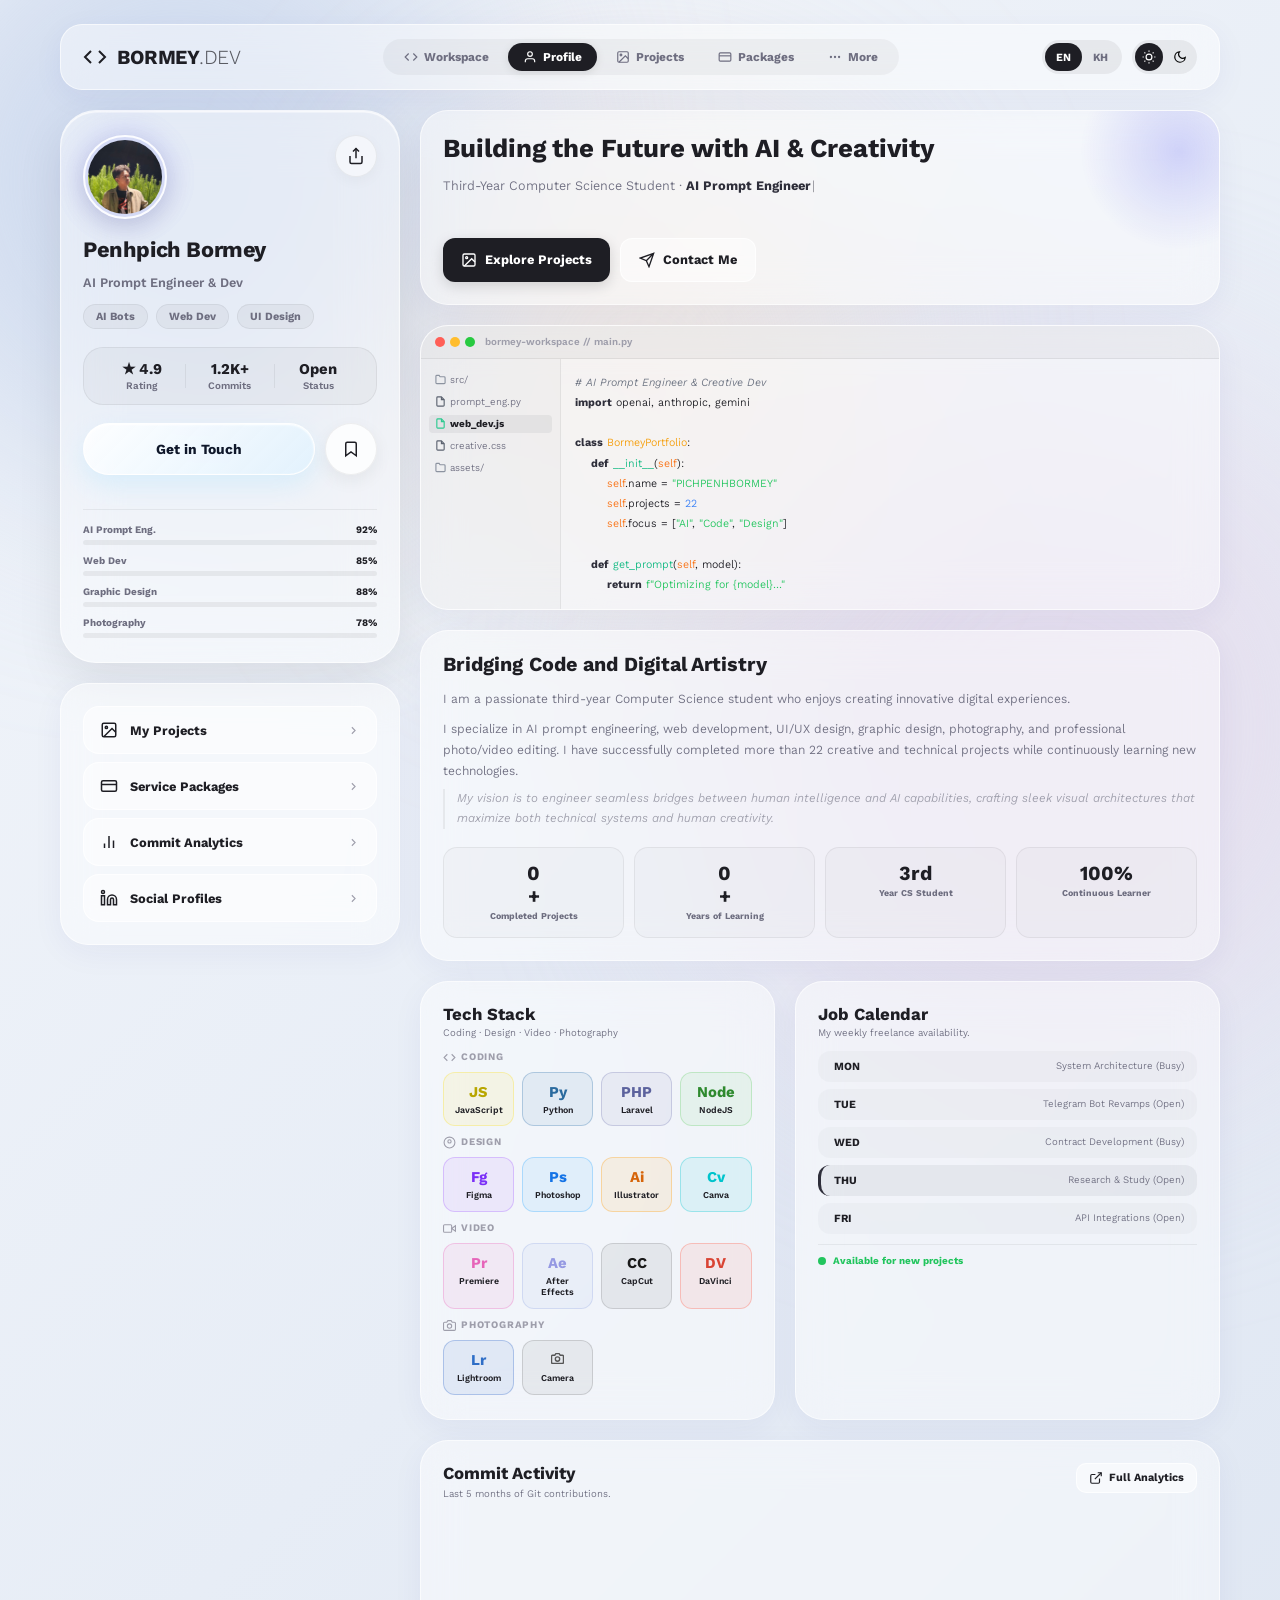
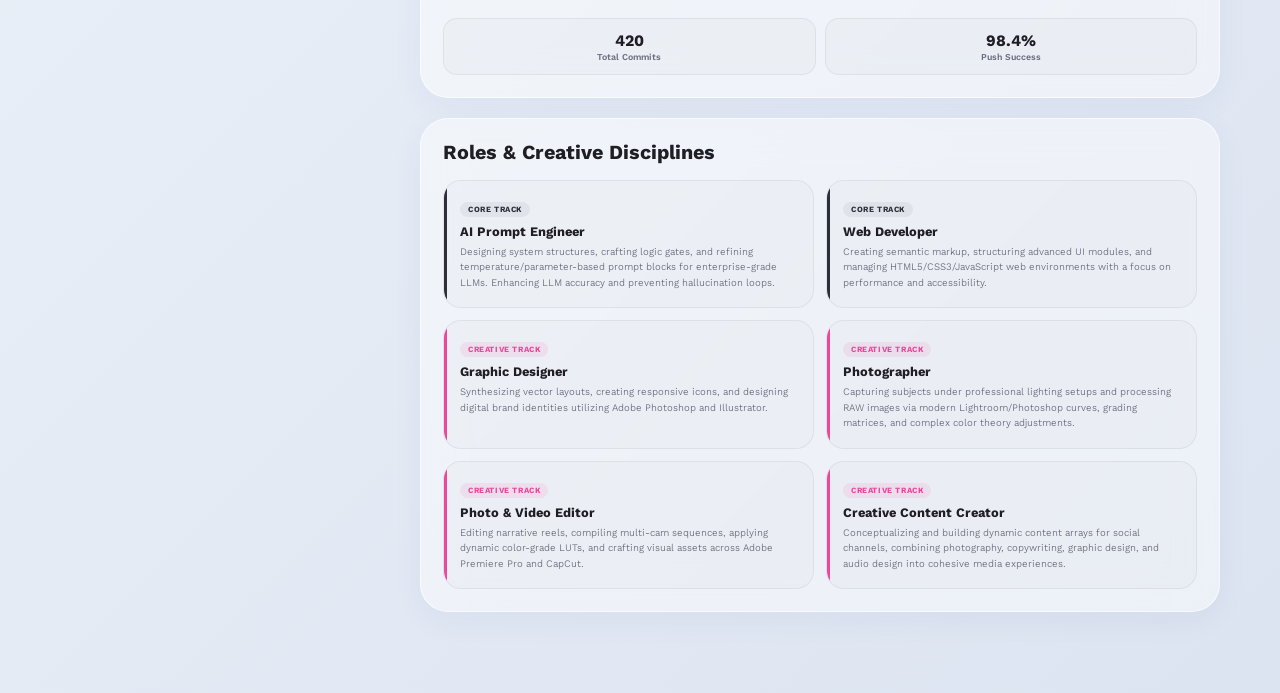
<file: index.html>
<!DOCTYPE html>
<html lang="en">
<head>
    <meta charset="UTF-8">
    <meta name="viewport" content="width=device-width, initial-scale=1.0, viewport-fit=cover">
    <meta name="description" content="Penhpich Bormey — AI Prompt Engineer, Web Developer, Graphic Designer, Photographer &amp; Creative Content Creator based in Cambodia.">
    <meta name="keywords" content="Bormey, Developer, Portfolio, AI, Cambodia, Web Developer, Graphic Designer">
    <meta property="og:title" content="BORMEY.DEV — Portfolio">
    <meta property="og:description" content="AI Prompt Engineer · Web Developer · Creative Content Creator">
    <title>BORMEY.DEV — Penhpich Bormey Portfolio</title>
    <link rel="preconnect" href="https://fonts.googleapis.com">
    <link rel="preconnect" href="https://fonts.gstatic.com" crossorigin>
    <link href="https://fonts.googleapis.com/css2?family=Kantumruy+Pro:ital,wght@0,300..700;1,300..700&family=Playfair+Display:ital,wght@0,400..900;1,400..900&family=Sora:wght@100..800&display=swap" rel="stylesheet">
    <link rel="stylesheet" href="style.css?v=4.5">
</head>
<body class="theme-light-glass">

    <!-- Particle Canvas -->
    <canvas id="particle-canvas"></canvas>

    <!-- Decorative Orbs -->
    <div class="decor-orb orb-1"></div>
    <div class="decor-orb orb-2"></div>
    <div class="decor-orb orb-3"></div>

    <div class="app-container">

        <!-- ══════════════════════════════════
             HEADER
        ══════════════════════════════════ -->
        <header class="app-header">
            <div class="brand">
                <svg class="brand-logo" viewBox="0 0 24 24" fill="none" stroke="currentColor" stroke-width="2">
                    <polyline points="16 18 22 12 16 6"/><polyline points="8 6 2 12 8 18"/>
                </svg>
                <h1>BORMEY<span>.DEV</span></h1>
            </div>
            
            <!-- Desktop Top Navigation -->
            <nav class="desktop-nav">
                <button class="desk-nav-btn active-tab" id="desk-nav-workspace" data-tab="workspace">
                    <svg viewBox="0 0 24 24" fill="none" stroke="currentColor" stroke-width="2" width="14" height="14"><polyline points="16 18 22 12 16 6"/><polyline points="8 6 2 12 8 18"/></svg>
                    <span id="dt-txt-workspace">Workspace</span>
                </button>
                <button class="desk-nav-btn" id="desk-nav-profile" data-tab="profile">
                    <svg viewBox="0 0 24 24" fill="none" stroke="currentColor" stroke-width="2" width="14" height="14"><path d="M20 21v-2a4 4 0 0 0-4-4H8a4 4 0 0 0-4 4v2"/><circle cx="12" cy="7" r="4"/></svg>
                    <span id="dt-txt-profile">Profile</span>
                </button>
                <button class="desk-nav-btn" id="desk-nav-projects" data-tab="projects">
                    <svg viewBox="0 0 24 24" fill="none" stroke="currentColor" stroke-width="2" width="14" height="14"><rect x="3" y="3" width="18" height="18" rx="2"/><circle cx="8.5" cy="8.5" r="1.5"/><polyline points="21 15 16 10 5 21"/></svg>
                    <span id="dt-txt-projects">Projects</span>
                </button>
                <button class="desk-nav-btn" id="desk-nav-packages" data-tab="packages">
                    <svg viewBox="0 0 24 24" fill="none" stroke="currentColor" stroke-width="2" width="14" height="14"><rect x="2" y="5" width="20" height="14" rx="2"/><line x1="2" y1="10" x2="22" y2="10"/></svg>
                    <span id="dt-txt-packages">Packages</span>
                </button>
                <button class="desk-nav-btn" id="desk-nav-more" data-tab="more">
                    <svg viewBox="0 0 24 24" fill="none" stroke="currentColor" stroke-width="2" width="14" height="14"><circle cx="12" cy="12" r="1"/><circle cx="19" cy="12" r="1"/><circle cx="5" cy="12" r="1"/></svg>
                    <span id="dt-txt-more">More</span>
                </button>
            </nav>

            <div class="controls-group">
                <div class="lang-switcher">
                    <button class="lang-btn active" data-lang="en" id="lang-en">EN</button>
                    <button class="lang-btn" data-lang="kh" id="lang-kh">KH</button>
                </div>
                <div class="theme-switchers">
                    <button class="theme-btn active" data-theme="light-glass" title="Light" id="theme-light">
                        <svg viewBox="0 0 24 24" fill="none" stroke="currentColor" stroke-width="2" width="14" height="14"><circle cx="12" cy="12" r="5"/><line x1="12" y1="1" x2="12" y2="3"/><line x1="12" y1="21" x2="12" y2="23"/><line x1="4.22" y1="4.22" x2="5.64" y2="5.64"/><line x1="18.36" y1="18.36" x2="19.78" y2="19.78"/><line x1="1" y1="12" x2="3" y2="12"/><line x1="21" y1="12" x2="23" y2="12"/><line x1="4.22" y1="19.78" x2="5.64" y2="18.36"/><line x1="18.36" y1="5.64" x2="19.78" y2="4.22"/></svg>
                    </button>
                    <button class="theme-btn" data-theme="dark-glass" title="Dark" id="theme-dark">
                        <svg viewBox="0 0 24 24" fill="none" stroke="currentColor" stroke-width="2" width="14" height="14"><path d="M21 12.79A9 9 0 1 1 11.21 3 7 7 0 0 0 21 12.79z"/></svg>
                    </button>
                </div>
            </div>
        </header>

        <!-- ══════════════════════════════════
             DASHBOARD LAYOUT
        ══════════════════════════════════ -->
        <div class="dashboard-layout">

            <!-- ═══ LEFT / PROFILE COLUMN ═══ -->
            <aside class="dashboard-column sidebar-column active-col" id="col-sidebar">

                <!-- Profile Card (Pinterest Frosted Glass Design) -->
                <div class="glass-card profile-info-card">
                    <!-- Top Action Header -->
                    <div class="profile-card-top-bar">
                        <div class="avatar-ring">
                            <div class="avatar-glow"></div>
                            <img class="profile-avatar-img" src="assets/avatar.png" alt="Penhpich Bormey" onerror="this.style.display='none';this.nextElementSibling.style.display='flex'">
                            <div class="avatar-fallback" style="display:none">
                                <svg viewBox="0 0 24 24" fill="none" stroke="currentColor" stroke-width="1.5" width="40" height="40"><path d="M20 21v-2a4 4 0 0 0-4-4H8a4 4 0 0 0-4 4v2"/><circle cx="12" cy="7" r="4"/></svg>
                            </div>
                        </div>
                        <div class="profile-top-actions">
                            <button class="icon-round-btn" id="btn-share-profile" title="Share Profile">
                                <svg viewBox="0 0 24 24" fill="none" stroke="currentColor" stroke-width="2" width="18" height="18"><path d="M4 12v8a2 2 0 0 0 2 2h12a2 2 0 0 0 2-2v-8"/><polyline points="16 6 12 2 8 6"/><line x1="12" y1="2" x2="12" y2="15"/></svg>
                            </button>
                        </div>
                    </div>

                    <!-- Profile Meta -->
                    <div class="profile-card-body">
                        <h2 class="profile-card-name">Penhpich Bormey</h2>
                        <p class="profile-card-role" id="txt-card-role">AI Prompt Engineer &amp; Dev</p>
                        
                        <!-- Pill Tags -->
                        <div class="profile-card-tags">
                            <span class="card-pill-tag">AI Bots</span>
                            <span class="card-pill-tag">Web Dev</span>
                            <span class="card-pill-tag">UI Design</span>
                        </div>

                        <!-- Stats Row with vertical dividers -->
                        <div class="profile-card-stats">
                            <div class="card-stat-item">
                                <span class="card-stat-val">★ 4.9</span>
                                <span class="card-stat-lbl">Rating</span>
                            </div>
                            <div class="card-stat-divider"></div>
                            <div class="card-stat-item">
                                <span class="card-stat-val">1.2K+</span>
                                <span class="card-stat-lbl">Commits</span>
                            </div>
                            <div class="card-stat-divider"></div>
                            <div class="card-stat-item">
                                <span class="card-stat-val">Open</span>
                                <span class="card-stat-lbl">Status</span>
                            </div>
                        </div>

                        <!-- CTA Bar -->
                        <div class="profile-card-cta-bar">
                            <button class="watch-full-profile-btn" id="btn-watch-profile">
                                <span id="txt-watch-profile">Get in Touch</span>
                            </button>
                            <button class="bookmark-icon-btn" id="btn-bookmark-profile" title="Save Profile">
                                <svg viewBox="0 0 24 24" fill="none" stroke="currentColor" stroke-width="2" width="18" height="18"><path d="M19 21l-7-5-7 5V5a2 2 0 0 1 2-2h10a2 2 0 0 1 2 2z"/></svg>
                            </button>
                        </div>
                    </div>

                    <!-- Skill Bars -->
                    <div class="skill-bars-section">
                        <div class="skill-bar-item">
                            <div class="skill-bar-label"><span>AI Prompt Eng.</span><span class="skill-pct">92%</span></div>
                            <div class="skill-bar-track"><div class="skill-bar-fill" data-pct="92" style="--pct:92%"></div></div>
                        </div>
                        <div class="skill-bar-item">
                            <div class="skill-bar-label"><span>Web Dev</span><span class="skill-pct">85%</span></div>
                            <div class="skill-bar-track"><div class="skill-bar-fill" data-pct="85" style="--pct:85%"></div></div>
                        </div>
                        <div class="skill-bar-item">
                            <div class="skill-bar-label"><span>Graphic Design</span><span class="skill-pct">88%</span></div>
                            <div class="skill-bar-track"><div class="skill-bar-fill" data-pct="88" style="--pct:88%"></div></div>
                        </div>
                        <div class="skill-bar-item">
                            <div class="skill-bar-label"><span>Photography</span><span class="skill-pct">78%</span></div>
                            <div class="skill-bar-track"><div class="skill-bar-fill" data-pct="78" style="--pct:78%"></div></div>
                        </div>
                    </div>
                </div>

                <!-- Menu Card -->
                <div class="glass-card menu-card">
                    <div class="menu-list">
                        <button class="menu-item" id="menu-photos">
                            <div class="menu-icon-label">
                                <svg class="menu-icon" viewBox="0 0 24 24" fill="none" stroke="currentColor" stroke-width="2">
                                    <rect x="3" y="3" width="18" height="18" rx="2"/>
                                    <circle cx="8.5" cy="8.5" r="1.5"/>
                                    <polyline points="21 15 16 10 5 21"/>
                                </svg>
                                <span id="menu-txt-photos">My Projects</span>
                            </div>
                            <svg class="arrow-right-sub" viewBox="0 0 24 24" fill="none" stroke="currentColor" stroke-width="2"><polyline points="9 18 15 12 9 6"/></svg>
                        </button>
                        <button class="menu-item" id="menu-credits">
                            <div class="menu-icon-label">
                                <svg class="menu-icon" viewBox="0 0 24 24" fill="none" stroke="currentColor" stroke-width="2">
                                    <rect x="2" y="5" width="20" height="14" rx="2"/>
                                    <line x1="2" y1="10" x2="22" y2="10"/>
                                </svg>
                                <span id="menu-txt-credits">Service Packages</span>
                            </div>
                            <svg class="arrow-right-sub" viewBox="0 0 24 24" fill="none" stroke="currentColor" stroke-width="2"><polyline points="9 18 15 12 9 6"/></svg>
                        </button>
                        <button class="menu-item" id="menu-stats">
                            <div class="menu-icon-label">
                                <svg class="menu-icon" viewBox="0 0 24 24" fill="none" stroke="currentColor" stroke-width="2">
                                    <line x1="18" y1="20" x2="18" y2="10"/>
                                    <line x1="12" y1="20" x2="12" y2="4"/>
                                    <line x1="6" y1="20" x2="6" y2="14"/>
                                </svg>
                                <span id="menu-txt-stats">Commit Analytics</span>
                            </div>
                            <svg class="arrow-right-sub" viewBox="0 0 24 24" fill="none" stroke="currentColor" stroke-width="2"><polyline points="9 18 15 12 9 6"/></svg>
                        </button>
                        <button class="menu-item" id="menu-settings">
                            <div class="menu-icon-label">
                                <svg class="menu-icon" viewBox="0 0 24 24" fill="none" stroke="currentColor" stroke-width="2">
                                    <path d="M16 8a6 6 0 0 1 6 6v7h-4v-7a2 2 0 0 0-2-2 2 2 0 0 0-2 2v7h-4v-7a6 6 0 0 1 6-6z"/>
                                    <rect x="2" y="9" width="4" height="12"/>
                                    <circle cx="4" cy="4" r="2"/>
                                </svg>
                                <span id="menu-txt-settings">Social Profiles</span>
                            </div>
                            <svg class="arrow-right-sub" viewBox="0 0 24 24" fill="none" stroke="currentColor" stroke-width="2"><polyline points="9 18 15 12 9 6"/></svg>
                        </button>
                    </div>
                </div>

            </aside>

            <!-- ═══ RIGHT / WORKSPACE COLUMN ═══ -->
            <main class="dashboard-column workspace-column" id="col-workspace">

                <!-- Hero Intro Card -->
                <div class="glass-card hero-intro-card">
                    <h2 class="serif" id="hero-title">Building the Future with AI &amp; Creativity</h2>
                    <p id="hero-sub">Third-Year Computer Science Student · <span id="typed-role" class="typed-text"></span><span class="typed-cursor">|</span></p>
                    <div class="hero-actions">
                        <button class="hero-btn-primary" id="btn-hero-projects">
                            <svg viewBox="0 0 24 24" fill="none" stroke="currentColor" stroke-width="2" width="16" height="16"><rect x="3" y="3" width="18" height="18" rx="2"/><circle cx="8.5" cy="8.5" r="1.5"/><polyline points="21 15 16 10 5 21"/></svg>
                            <span id="btn-hero-projects-label">Explore Projects</span>
                        </button>
                        <button class="hero-btn-secondary" id="btn-hero-contact">
                            <svg viewBox="0 0 24 24" fill="none" stroke="currentColor" stroke-width="2" width="16" height="16"><path d="M22 2L11 13M22 2l-7 20-4-9-9-4 20-7z"/></svg>
                            <span id="btn-hero-contact-label">Contact Me</span>
                        </button>
                    </div>
                </div>

                <!-- Code Editor Mockup Card -->
                <div class="glass-card code-mockup-card">
                    <div class="code-editor-header">
                        <div class="code-editor-dots">
                            <span class="dot-red"></span>
                            <span class="dot-yellow"></span>
                            <span class="dot-green"></span>
                        </div>
                        <div class="code-editor-title">bormey-workspace // main.py</div>
                    </div>
                    <div class="code-editor-body">
                        <div class="code-editor-sidebar">
                            <div class="sidebar-folder">
                                <svg viewBox="0 0 24 24" fill="none" stroke="currentColor" stroke-width="2.5" width="11" height="11" style="margin-right:4px;vertical-align:middle;color:#8c93a0"><path d="M22 19a2 2 0 0 1-2 2H4a2 2 0 0 1-2-2V5a2 2 0 0 1 2-2h5l2 3h9a2 2 0 0 1 2 2z"/></svg>src/
                            </div>
                            <div class="sidebar-file">
                                <svg viewBox="0 0 24 24" fill="none" stroke="currentColor" stroke-width="2.5" width="11" height="11" style="margin-right:4px;vertical-align:middle;color:#5c6370"><path d="M14 2H6a2 2 0 0 0-2 2v16a2 2 0 0 0 2 2h12a2 2 0 0 0 2-2V8z"/><polyline points="14 2 14 8 20 8"/></svg>prompt_eng.py
                            </div>
                            <div class="sidebar-file active">
                                <svg viewBox="0 0 24 24" fill="none" stroke="currentColor" stroke-width="2.5" width="11" height="11" style="margin-right:4px;vertical-align:middle;color:#2cc98f"><path d="M14 2H6a2 2 0 0 0-2 2v16a2 2 0 0 0 2 2h12a2 2 0 0 0 2-2V8z"/><polyline points="14 2 14 8 20 8"/></svg>web_dev.js
                            </div>
                            <div class="sidebar-file">
                                <svg viewBox="0 0 24 24" fill="none" stroke="currentColor" stroke-width="2.5" width="11" height="11" style="margin-right:4px;vertical-align:middle;color:#5c6370"><path d="M14 2H6a2 2 0 0 0-2 2v16a2 2 0 0 0 2 2h12a2 2 0 0 0 2-2V8z"/><polyline points="14 2 14 8 20 8"/></svg>creative.css
                            </div>
                            <div class="sidebar-folder">
                                <svg viewBox="0 0 24 24" fill="none" stroke="currentColor" stroke-width="2.5" width="11" height="11" style="margin-right:4px;vertical-align:middle;color:#8c93a0"><path d="M22 19a2 2 0 0 1-2 2H4a2 2 0 0 1-2-2V5a2 2 0 0 1 2-2h5l2 3h9a2 2 0 0 1 2 2z"/></svg>assets/
                            </div>
                        </div>
                        <div class="code-editor-content">
                            <pre><code><span class="code-comment"># AI Prompt Engineer &amp; Creative Dev</span>
<span class="code-keyword">import</span> openai, anthropic, gemini

<span class="code-keyword">class</span> <span class="code-class">BormeyPortfolio</span>:
    <span class="code-keyword">def</span> <span class="code-func">__init__</span>(<span class="code-params">self</span>):
        <span class="code-params">self</span>.name = <span class="code-string">"PICHPENHBORMEY"</span>
        <span class="code-params">self</span>.projects = <span class="code-number">22</span>
        <span class="code-params">self</span>.focus = [<span class="code-string">"AI"</span>, <span class="code-string">"Code"</span>, <span class="code-string">"Design"</span>]

    <span class="code-keyword">def</span> <span class="code-func">get_prompt</span>(<span class="code-params">self</span>, model):
        <span class="code-keyword">return</span> <span class="code-string">f"Optimizing for {model}..."</span></code></pre>
                        </div>
                    </div>
                </div>

                <!-- About Me & Stats Card -->
                <div class="glass-card about-stats-card">
                    <h3 class="serif" id="about-title">Bridging Code and Digital Artistry</h3>
                    <div class="about-desc-wrap">
                        <p class="about-p" id="about-p1">I am a passionate third-year Computer Science student who enjoys creating innovative digital experiences.</p>
                        <p class="about-p" id="about-p2">I specialize in AI prompt engineering, web development, UI/UX design, graphic design, photography, and professional photo/video editing. I have successfully completed more than 22 creative and technical projects while continuously learning new technologies.</p>
                        <p class="about-vision" id="about-vision">My vision is to engineer seamless bridges between human intelligence and AI capabilities, crafting sleek visual architectures that maximize both technical systems and human creativity.</p>
                    </div>
                    <div class="about-stats-grid">
                        <div class="about-stat-item">
                            <span class="about-stat-num counter" data-target="22">0</span><span class="about-stat-num">+</span>
                            <span class="about-stat-label" id="stat-projects-lbl">Completed Projects</span>
                        </div>
                        <div class="about-stat-item">
                            <span class="about-stat-num counter" data-target="3">0</span><span class="about-stat-num">+</span>
                            <span class="about-stat-label" id="stat-learning-lbl">Years of Learning</span>
                        </div>
                        <div class="about-stat-item">
                            <span class="about-stat-num">3rd</span>
                            <span class="about-stat-label" id="stat-student-lbl">Year CS Student</span>
                        </div>
                        <div class="about-stat-item">
                            <span class="about-stat-num">100%</span>
                            <span class="about-stat-label" id="stat-learner-lbl">Continuous Learner</span>
                        </div>
                    </div>
                </div>

                <!-- Bento Grid: Tech Stack + Calendar -->
                <div class="bento-grid-workspace">
                    <div class="glass-card tech-stack-card">
                        <h3 class="bento-card-title serif" id="grid-txt-4-title">Tech Stack</h3>
                        <p class="bento-card-sub" id="grid-txt-4-sub">Coding · Design · Video · Photography</p>

                        <!-- Coding -->
                        <div class="tech-category-label" id="tech-cat-coding">
                            <svg viewBox="0 0 24 24" fill="none" stroke="currentColor" stroke-width="2" width="13" height="13" style="vertical-align:middle;margin-right:5px"><polyline points="16 18 22 12 16 6"/><polyline points="8 6 2 12 8 18"/></svg>Coding
                        </div>
                        <div class="tech-grid-display">
                            <div class="tech-item color-js"><span class="badge">JS</span><span class="label">JavaScript</span></div>
                            <div class="tech-item color-py"><span class="badge">Py</span><span class="label">Python</span></div>
                            <div class="tech-item color-php"><span class="badge">PHP</span><span class="label">Laravel</span></div>
                            <div class="tech-item color-node"><span class="badge">Node</span><span class="label">NodeJS</span></div>
                        </div>

                        <!-- Design -->
                        <div class="tech-category-label" id="tech-cat-design">
                            <svg viewBox="0 0 24 24" fill="none" stroke="currentColor" stroke-width="2" width="13" height="13" style="vertical-align:middle;margin-right:5px"><circle cx="12" cy="12" r="10"/><circle cx="12" cy="10" r="3"/></svg>Design
                        </div>
                        <div class="tech-grid-display">
                            <div class="tech-item color-figma"><span class="badge">Fg</span><span class="label">Figma</span></div>
                            <div class="tech-item color-ps"><span class="badge">Ps</span><span class="label">Photoshop</span></div>
                            <div class="tech-item color-ai"><span class="badge">Ai</span><span class="label">Illustrator</span></div>
                            <div class="tech-item color-canva"><span class="badge">Cv</span><span class="label">Canva</span></div>
                        </div>

                        <!-- Video -->
                        <div class="tech-category-label" id="tech-cat-video">
                            <svg viewBox="0 0 24 24" fill="none" stroke="currentColor" stroke-width="2" width="13" height="13" style="vertical-align:middle;margin-right:5px"><polygon points="23 7 16 12 23 17 23 7"/><rect x="1" y="5" width="15" height="14" rx="2"/></svg>Video
                        </div>
                        <div class="tech-grid-display">
                            <div class="tech-item color-pr"><span class="badge">Pr</span><span class="label">Premiere</span></div>
                            <div class="tech-item color-ae"><span class="badge">Ae</span><span class="label">After Effects</span></div>
                            <div class="tech-item color-capcut"><span class="badge">CC</span><span class="label">CapCut</span></div>
                            <div class="tech-item color-dv"><span class="badge">DV</span><span class="label">DaVinci</span></div>
                        </div>

                        <!-- Photography -->
                        <div class="tech-category-label" id="tech-cat-photo">
                            <svg viewBox="0 0 24 24" fill="none" stroke="currentColor" stroke-width="2" width="13" height="13" style="vertical-align:middle;margin-right:5px"><path d="M23 19a2 2 0 0 1-2 2H3a2 2 0 0 1-2-2V8a2 2 0 0 1 2-2h4l2-3h6l2 3h4a2 2 0 0 1 2 2z"/><circle cx="12" cy="13" r="4"/></svg>Photography
                        </div>
                        <div class="tech-grid-display">
                            <div class="tech-item color-lr"><span class="badge">Lr</span><span class="label">Lightroom</span></div>
                            <div class="tech-item color-cam">
                                <span class="badge"><svg viewBox="0 0 24 24" fill="none" stroke="currentColor" stroke-width="2.5" width="13" height="13"><path d="M23 19a2 2 0 0 1-2 2H3a2 2 0 0 1-2-2V8a2 2 0 0 1 2-2h4l2-3h6l2 3h4a2 2 0 0 1 2 2z"/><circle cx="12" cy="13" r="4"/></svg></span>
                                <span class="label">Camera</span>
                            </div>
                        </div>
                    </div>

                    <div class="glass-card availability-calendar-card">
                        <h3 class="bento-card-title serif" id="grid-txt-3-title">Job Calendar</h3>
                        <p class="bento-card-sub" id="grid-txt-3-sub">My weekly freelance availability.</p>
                        <div class="planner-calendar">
                            <div class="planner-day"><span class="day-name" id="day-lbl-mon">Mon</span><span class="day-outfit" id="day-val-mon">System Architecture (Busy)</span></div>
                            <div class="planner-day"><span class="day-name" id="day-lbl-tue">Tue</span><span class="day-outfit" id="day-val-tue">Telegram Bot Revamps (Open)</span></div>
                            <div class="planner-day"><span class="day-name" id="day-lbl-wed">Wed</span><span class="day-outfit" id="day-val-wed">Contract Development (Busy)</span></div>
                            <div class="planner-day active"><span class="day-name" id="day-lbl-thu">Thu</span><span class="day-outfit" id="day-val-thu">Research &amp; Study (Open)</span></div>
                            <div class="planner-day"><span class="day-name" id="day-lbl-fri">Fri</span><span class="day-outfit" id="day-val-fri">API Integrations (Open)</span></div>
                        </div>
                        <!-- Availability indicator -->
                        <div class="avail-indicator">
                            <span class="avail-dot"></span>
                            <span class="avail-text" id="avail-text">Available for new projects</span>
                        </div>
                    </div>
                </div>

                <!-- Commit Activity Mini Card -->
                <div class="glass-card commit-mini-card">
                    <div class="commit-mini-header">
                        <div>
                            <h3 class="bento-card-title serif" id="commit-mini-title">Commit Activity</h3>
                            <p class="bento-card-sub" id="commit-mini-sub">Last 5 months of Git contributions.</p>
                        </div>
                        <button class="view-full-btn" id="btn-view-commits">
                            <svg viewBox="0 0 24 24" fill="none" stroke="currentColor" stroke-width="2" width="14" height="14"><path d="M18 13v6a2 2 0 0 1-2 2H5a2 2 0 0 1-2-2V8a2 2 0 0 1 2-2h6"/><polyline points="15 3 21 3 21 9"/><line x1="10" y1="14" x2="21" y2="3"/></svg>
                            <span id="btn-full-analytics-label">Full Analytics</span>
                        </button>
                    </div>
                    <div class="heatmap-mini-wrapper">
                        <div class="heatmap-cells mini-heatmap-cells" id="mini-heatmap-cells">
                            <!-- generated by JS -->
                        </div>
                    </div>
                    <div class="commit-stats-summary">
                        <div class="c-stat-item">
                            <span class="c-stat-num">420</span>
                            <span class="c-stat-lbl" id="lbl-total-commits">Total Commits</span>
                        </div>
                        <div class="c-stat-item">
                            <span class="c-stat-num">98.4%</span>
                            <span class="c-stat-lbl" id="lbl-success-rate">Push Success</span>
                        </div>
                    </div>
                </div>

                <!-- Roles & Creative Disciplines Card -->
                <div class="glass-card journey-card">
                    <h3 class="serif" id="journey-title">Roles &amp; Creative Disciplines</h3>
                    <div class="journey-grid">
                        <div class="journey-item-card core-track">
                            <div class="track-badge" id="badge-core-1">Core Track</div>
                            <h4 id="role1-title">AI Prompt Engineer</h4>
                            <p id="role1-desc">Designing system structures, crafting logic gates, and refining temperature/parameter-based prompt blocks for enterprise-grade LLMs. Enhancing LLM accuracy and preventing hallucination loops.</p>
                        </div>
                        <div class="journey-item-card core-track">
                            <div class="track-badge" id="badge-core-2">Core Track</div>
                            <h4 id="role2-title">Web Developer</h4>
                            <p id="role2-desc">Creating semantic markup, structuring advanced UI modules, and managing HTML5/CSS3/JavaScript web environments with a focus on performance and accessibility.</p>
                        </div>
                        <div class="journey-item-card creative-track">
                            <div class="track-badge" id="badge-creative-1">Creative Track</div>
                            <h4 id="role3-title">Graphic Designer</h4>
                            <p id="role3-desc">Synthesizing vector layouts, creating responsive icons, and designing digital brand identities utilizing Adobe Photoshop and Illustrator.</p>
                        </div>
                        <div class="journey-item-card creative-track">
                            <div class="track-badge" id="badge-creative-2">Creative Track</div>
                            <h4 id="role4-title">Photographer</h4>
                            <p id="role4-desc">Capturing subjects under professional lighting setups and processing RAW images via modern Lightroom/Photoshop curves, grading matrices, and complex color theory adjustments.</p>
                        </div>
                        <div class="journey-item-card creative-track">
                            <div class="track-badge" id="badge-creative-3">Creative Track</div>
                            <h4 id="role5-title">Photo &amp; Video Editor</h4>
                            <p id="role5-desc">Editing narrative reels, compiling multi-cam sequences, applying dynamic color-grade LUTs, and crafting visual assets across Adobe Premiere Pro and CapCut.</p>
                        </div>
                        <div class="journey-item-card creative-track">
                            <div class="track-badge" id="badge-creative-4">Creative Track</div>
                            <h4 id="role6-title">Creative Content Creator</h4>
                            <p id="role6-desc">Conceptualizing and building dynamic content arrays for social channels, combining photography, copywriting, graphic design, and audio design into cohesive media experiences.</p>
                        </div>
                    </div>
                </div>

            </main>
        </div>
        <!-- END .dashboard-layout -->

    </div>
    <!-- END .app-container -->


    <!-- ════════════════════════════════════════
         MODAL OVERLAYS
    ════════════════════════════════════════ -->

    <!-- My Projects Modal -->
    <div class="phone-modal" id="modal-photos">
        <div class="modal-header">
            <h3 id="modal-title-projects">My Projects</h3>
            <button class="modal-close" aria-label="Close">&times;</button>
        </div>
        <div class="modal-content">
            <p class="projects-subtitle" id="grid-txt-2-sub" style="margin-bottom:14px">Websites &amp; Telegram bots I built.</p>

            <!-- Filter Tabs -->
            <div class="proj-filter-tabs">
                <button class="proj-filter" data-filter="all" id="pf-all">All</button>
                <button class="proj-filter active" data-filter="live" id="pf-live">
                    <svg viewBox="0 0 24 24" fill="none" stroke="currentColor" stroke-width="2" width="11" height="11"><circle cx="12" cy="12" r="10"/><polyline points="9 12 11 14 15 10"/></svg> Live
                </button>
                <button class="proj-filter" data-filter="wip" id="pf-wip">
                    <svg viewBox="0 0 24 24" fill="none" stroke="currentColor" stroke-width="2" width="11" height="11"><circle cx="12" cy="12" r="10"/><line x1="12" y1="8" x2="12" y2="12"/><line x1="12" y1="16" x2="12.01" y2="16"/></svg> In Dev
                </button>
            </div>

            <div class="projects-showcase-grid">

                <!-- 1. OFFICE-WIN (Live) -->
                <div class="project-showcase-item" data-status="live">
                    <div class="project-icon-placeholder color-tool">OW</div>
                    <div class="project-details-block">
                        <span class="project-item-title">Office-Win Hub</span>
                        <p class="project-item-desc">Premium Microsoft Office &amp; Windows service hub</p>
                        <div class="project-tags"><span>Web</span><span>Service</span><span>Microsoft</span></div>
                    </div>
                    <a href="https://meyyynash.github.io/OFFICE-WIN/" target="_blank" class="project-link-btn" aria-label="Open Office-Win">
                        <svg viewBox="0 0 24 24" fill="none" stroke="currentColor" stroke-width="2"><path d="M18 13v6a2 2 0 0 1-2 2H5a2 2 0 0 1-2-2V8a2 2 0 0 1 2-2h6"/><polyline points="15 3 21 3 21 9"/><line x1="10" y1="14" x2="21" y2="3"/></svg>
                    </a>
                </div>

                <!-- 2. QR Code (Live) -->
                <div class="project-showcase-item" data-status="live">
                    <div class="project-icon-placeholder color-cal">QR</div>
                    <div class="project-details-block">
                        <span class="project-item-title">QR Code Generator</span>
                        <p class="project-item-desc">Instant QR code creation tool</p>
                        <div class="project-tags"><span>Web</span><span>Tool</span><span>Utility</span></div>
                    </div>
                    <a href="https://meyyynash.github.io/qr-code/" target="_blank" class="project-link-btn" aria-label="Open QR Code Generator">
                        <svg viewBox="0 0 24 24" fill="none" stroke="currentColor" stroke-width="2"><path d="M18 13v6a2 2 0 0 1-2 2H5a2 2 0 0 1-2-2V8a2 2 0 0 1 2-2h6"/><polyline points="15 3 21 3 21 9"/><line x1="10" y1="14" x2="21" y2="3"/></svg>
                    </a>
                </div>

                <!-- 3. Attendance System (Live) -->
                <div class="project-showcase-item" data-status="live">
                    <div class="project-icon-placeholder color-cyber">AT</div>
                    <div class="project-details-block">
                        <span class="project-item-title">SETEC Attendance</span>
                        <p class="project-item-desc">Student attendance management system</p>
                        <div class="project-tags"><span>Dashboard</span><span>School</span><span>Chart.js</span></div>
                    </div>
                    <a href="https://attendance-snowy-delta.vercel.app/" target="_blank" class="project-link-btn" aria-label="Open SETEC Attendance">
                        <svg viewBox="0 0 24 24" fill="none" stroke="currentColor" stroke-width="2"><path d="M18 13v6a2 2 0 0 1-2 2H5a2 2 0 0 1-2-2V8a2 2 0 0 1 2-2h6"/><polyline points="15 3 21 3 21 9"/><line x1="10" y1="14" x2="21" y2="3"/></svg>
                    </a>
                </div>

                <!-- 5. AI Telegram Bot (Live) -->
                <div class="project-showcase-item" data-status="live">
                    <div class="project-icon-placeholder color-ai-bot">
                        <svg viewBox="0 0 24 24" fill="none" stroke="currentColor" stroke-width="2" width="20" height="20"><rect x="3" y="11" width="18" height="10" rx="2"/><circle cx="12" cy="5" r="2"/><path d="M12 7v4"/><circle cx="8" cy="16" r="1"/><circle cx="16" cy="16" r="1"/></svg>
                    </div>
                    <div class="project-details-block">
                        <span class="project-item-title">AI Assistant Bot</span>
                        <p class="project-item-desc">Smart AI-powered Telegram assistant bot (@AIASSISTANTBYMEYBOT)</p>
                        <div class="project-tags"><span>Telegram</span><span>@AIASSISTANTBYMEYBOT</span><span>AI Bot</span></div>
                    </div>
                    <a href="https://t.me/AIASSISTANTBYMEYBOT" target="_blank" class="project-link-btn" aria-label="Open AI Assistant Telegram Bot">
                        <svg viewBox="0 0 24 24" fill="none" stroke="currentColor" stroke-width="2"><path d="M18 13v6a2 2 0 0 1-2 2H5a2 2 0 0 1-2-2V8a2 2 0 0 1 2-2h6"/><polyline points="15 3 21 3 21 9"/><line x1="10" y1="14" x2="21" y2="3"/></svg>
                    </a>
                </div>

                <!-- 6. CV Builder Pro (Live) -->
                <div class="project-showcase-item" data-status="live">
                    <div class="project-icon-placeholder color-cal">CV</div>
                    <div class="project-details-block">
                        <span class="project-item-title">CV Builder Pro</span>
                        <p class="project-item-desc">Glassmorphic resume builder with templates & user authentication</p>
                        <div class="project-tags"><span>Web App</span><span>Resume</span><span>Auth</span></div>
                    </div>
                    <a href="cv-builder-pro/index.html" class="project-link-btn" aria-label="Open CV Builder Pro">
                        <svg viewBox="0 0 24 24" fill="none" stroke="currentColor" stroke-width="2"><path d="M18 13v6a2 2 0 0 1-2 2H5a2 2 0 0 1-2-2V8a2 2 0 0 1 2-2h6"/><polyline points="15 3 21 3 21 9"/><line x1="10" y1="14" x2="21" y2="3"/></svg>
                    </a>
                </div>

                <!-- 7. MeyTool Hub (Live) -->
                <div class="project-showcase-item" data-status="live">
                    <div class="project-icon-placeholder color-tool">MT</div>
                    <div class="project-details-block">
                        <span class="project-item-title">MeyTool Hub</span>
                        <p class="project-item-desc">All-in-one productivity and utility tools suite with dynamic features</p>
                        <div class="project-tags"><span>Utility</span><span>PWA</span><span>Canvas</span></div>
                    </div>
                    <a href="cybertools/index.html" class="project-link-btn" aria-label="Open MeyTool Hub">
                        <svg viewBox="0 0 24 24" fill="none" stroke="currentColor" stroke-width="2"><path d="M18 13v6a2 2 0 0 1-2 2H5a2 2 0 0 1-2-2V8a2 2 0 0 1 2-2h6"/><polyline points="15 3 21 3 21 9"/><line x1="10" y1="14" x2="21" y2="3"/></svg>
                    </a>
                </div>

                <!-- 6. Portfolio Website (WIP) -->
                <div class="project-showcase-item project-wip-item" data-status="wip">
                    <div class="project-wip-badge">
                        <svg viewBox="0 0 24 24" fill="none" stroke="currentColor" stroke-width="2.5" width="10" height="10" style="vertical-align:middle;margin-right:3px"><path d="M10.29 3.86L1.82 18a2 2 0 0 0 1.71 3h16.94a2 2 0 0 0 1.71-3L13.71 3.86a2 2 0 0 0-3.42 0z"/><line x1="12" y1="9" x2="12" y2="13"/><line x1="12" y1="17" x2="12.01" y2="17"/></svg>In Dev
                    </div>
                    <div class="project-icon-placeholder color-tool">PW</div>
                    <div class="project-details-block">
                        <span class="project-item-title">Portfolio Website</span>
                        <p class="project-item-desc">Premium glassmorphic portfolio with particles, transitions, and full SEO markup.</p>
                        <div class="project-tags"><span>HTML5</span><span>CSS3</span><span>JavaScript</span></div>
                    </div>
                    <a href="#" class="project-link-btn project-link-wip" aria-label="Coming soon">
                        <svg viewBox="0 0 24 24" fill="none" stroke="currentColor" stroke-width="2"><path d="M12 22s8-4 8-10V5l-8-3-8 3v7c0 6 8 10 8 10z"/></svg>
                    </a>
                </div>

                <!-- 7. Student Management System (WIP) -->
                <div class="project-showcase-item project-wip-item" data-status="wip">
                    <div class="project-wip-badge">
                        <svg viewBox="0 0 24 24" fill="none" stroke="currentColor" stroke-width="2.5" width="10" height="10" style="vertical-align:middle;margin-right:3px"><path d="M10.29 3.86L1.82 18a2 2 0 0 0 1.71 3h16.94a2 2 0 0 0 1.71-3L13.71 3.86a2 2 0 0 0-3.42 0z"/><line x1="12" y1="9" x2="12" y2="13"/><line x1="12" y1="17" x2="12.01" y2="17"/></svg>In Dev
                    </div>
                    <div class="project-icon-placeholder color-school">SM</div>
                    <div class="project-details-block">
                        <span class="project-item-title">Student Management System</span>
                        <p class="project-item-desc">Full-featured management terminal for student enrollments, courses, and academic reports.</p>
                        <div class="project-tags"><span>Python</span><span>OOP</span><span>Databases</span></div>
                    </div>
                    <a href="#" class="project-link-btn project-link-wip" aria-label="Coming soon">
                        <svg viewBox="0 0 24 24" fill="none" stroke="currentColor" stroke-width="2"><path d="M12 22s8-4 8-10V5l-8-3-8 3v7c0 6 8 10 8 10z"/></svg>
                    </a>
                </div>

                <!-- 8. Photography Portfolio (WIP) -->
                <div class="project-showcase-item project-wip-item" data-status="wip">
                    <div class="project-wip-badge">
                        <svg viewBox="0 0 24 24" fill="none" stroke="currentColor" stroke-width="2.5" width="10" height="10" style="vertical-align:middle;margin-right:3px"><path d="M10.29 3.86L1.82 18a2 2 0 0 0 1.71 3h16.94a2 2 0 0 0 1.71-3L13.71 3.86a2 2 0 0 0-3.42 0z"/><line x1="12" y1="9" x2="12" y2="13"/><line x1="12" y1="17" x2="12.01" y2="17"/></svg>In Dev
                    </div>
                    <div class="project-icon-placeholder color-photo">PP</div>
                    <div class="project-details-block">
                        <span class="project-item-title">Photography Portfolio</span>
                        <p class="project-item-desc">Curated exhibit of urban street photography, architectural design &amp; dramatic portraits.</p>
                        <div class="project-tags"><span>Lightroom</span><span>DSLR</span><span>Composition</span></div>
                    </div>
                    <a href="#" class="project-link-btn project-link-wip" aria-label="Coming soon">
                        <svg viewBox="0 0 24 24" fill="none" stroke="currentColor" stroke-width="2"><path d="M12 22s8-4 8-10V5l-8-3-8 3v7c0 6 8 10 8 10z"/></svg>
                    </a>
                </div>

            </div>
        </div>
    </div>

    <!-- Service Packages Modal -->
    <div class="phone-modal" id="modal-credits">
        <div class="modal-header">
            <h3 id="modal-title-packages">Service Packages</h3>
            <button class="modal-close" aria-label="Close">&times;</button>
        </div>

        <!-- Personal / Company Tab Switcher -->
        <div class="pkg-tab-switcher">
            <button class="pkg-tab active" id="tab-personal" data-tab="personal">
                <span><svg viewBox="0 0 24 24" fill="none" stroke="currentColor" stroke-width="2" width="14" height="14" style="vertical-align:middle"><path d="M20 21v-2a4 4 0 0 0-4-4H8a4 4 0 0 0-4 4v2"/><circle cx="12" cy="7" r="4"/></svg></span>
                <span id="tab-lbl-personal">Personal</span>
            </button>
            <button class="pkg-tab" id="tab-company" data-tab="company">
                <span><svg viewBox="0 0 24 24" fill="none" stroke="currentColor" stroke-width="2" width="14" height="14" style="vertical-align:middle"><rect x="4" y="2" width="16" height="20" rx="2"/><line x1="9" y1="22" x2="9" y2="18"/><line x1="15" y1="22" x2="15" y2="18"/><line x1="9" y1="6" x2="9.01" y2="6"/><line x1="15" y1="6" x2="15.01" y2="6"/><line x1="9" y1="10" x2="9.01" y2="10"/><line x1="15" y1="10" x2="15.01" y2="10"/></svg></span>
                <span id="tab-lbl-company">Company</span>
            </button>
        </div>

        <div class="modal-content">
            <!-- Personal Packages -->
            <div class="credit-packages pkg-panel" id="panel-personal">
                <div class="package-card">
                    <h4 class="pkg-card-title-1">Starter Project</h4>
                    <div class="project-scope-badge" id="pkg-scope-1">Landing Page &amp; UI</div>
                    <span class="package-value" id="pkg-card-val-1">Single-Page Scope</span>
                    <ul class="pkg-features">
                        <li>⚡ Responsive 1-page modern layout</li>
                        <li>🎨 Glassmorphic &amp; Cyber design tokens</li>
                        <li>🔍 Complete SEO &amp; OpenGraph metadata</li>
                        <li>⏱️ 3-day turnaround delivery</li>
                    </ul>
                    <button class="buy-pkg-btn" data-pkg="Starter Project" data-price="Project Scope">Start Project</button>
                </div>
                <div class="package-card featured">
                    <div class="pkg-popular">RECOMMENDED</div>
                    <h4 class="pkg-card-title-2">Growth Project</h4>
                    <div class="project-scope-badge" id="pkg-scope-2">Full Web / Telegram Bot</div>
                    <span class="package-value" id="pkg-card-val-2">Web App &amp; Bot Suite</span>
                    <ul class="pkg-features">
                        <li>🤖 Smart Telegram Bot or Web Platform</li>
                        <li>📊 Interactive Admin Dashboard</li>
                        <li>⚙️ REST API &amp; Database Integration</li>
                        <li>⏱️ 7–14 day delivery</li>
                    </ul>
                    <button class="buy-pkg-btn" data-pkg="Growth Project" data-price="Project Scope">Start Project</button>
                </div>
                <div class="package-card">
                    <h4 class="pkg-card-title-3">Pro AI Suite</h4>
                    <div class="project-scope-badge" id="pkg-scope-3">Custom AI Automation</div>
                    <span class="package-value" id="pkg-card-val-3">AI Model &amp; Automation</span>
                    <ul class="pkg-features">
                        <li>🧠 LLM API (GPT-4 / Claude / Gemini)</li>
                        <li>🛠️ Custom Prompt Engineering Pipeline</li>
                        <li>⚡ Automated Content &amp; Workflows</li>
                        <li>🤝 1 month ongoing maintenance</li>
                    </ul>
                    <button class="buy-pkg-btn" data-pkg="Pro AI Suite" data-price="Project Scope">Start Project</button>
                </div>
            </div>

            <!-- Company Packages -->
            <div class="credit-packages pkg-panel hidden" id="panel-company">
                <div class="package-card">
                    <h4 class="pkg-card-title-4">Corporate Web</h4>
                    <div class="project-scope-badge" id="pkg-scope-4">Business Site &amp; Branding</div>
                    <span class="package-value" id="pkg-card-val-4">Corporate Brand Platform</span>
                    <ul class="pkg-features">
                        <li>🌐 Multi-page website (5+ pages)</li>
                        <li>🎨 Custom brand kit, logo &amp; graphics</li>
                        <li>📩 Interactive contact form &amp; CMS</li>
                        <li>⏱️ 10-day turnaround delivery</li>
                    </ul>
                    <button class="buy-pkg-btn" data-pkg="Corporate Web" data-price="Custom Scope">Start Project</button>
                </div>
                <div class="package-card featured">
                    <div class="pkg-popular">RECOMMENDED</div>
                    <h4 class="pkg-card-title-5">Full Platform</h4>
                    <div class="project-scope-badge" id="pkg-scope-5">Web App + Bot Suite</div>
                    <span class="package-value" id="pkg-card-val-5">Full Business Architecture</span>
                    <ul class="pkg-features">
                        <li>🚀 Full-stack web app + Telegram bot</li>
                        <li>👤 User management &amp; role control</li>
                        <li>📈 Analytics &amp; activity dashboard</li>
                        <li>💳 Payment gateway integration</li>
                    </ul>
                    <button class="buy-pkg-btn" data-pkg="Full Platform" data-price="Custom Scope">Start Project</button>
                </div>
                <div class="package-card">
                    <h4 class="pkg-card-title-6">Enterprise Suite</h4>
                    <div class="project-scope-badge" id="pkg-scope-6">Custom Enterprise System</div>
                    <span class="package-value" id="pkg-card-val-6">Tailored Enterprise Solution</span>
                    <ul class="pkg-features">
                        <li>🏢 Custom full-stack system build</li>
                        <li>🤖 AI &amp; complete automation suite</li>
                        <li>🛡️ SLA, security &amp; performance audit</li>
                        <li>🤝 Dedicated project scoping</li>
                    </ul>
                    <button class="buy-pkg-btn" data-pkg="Enterprise Suite" data-price="Custom Scope">Start Project</button>
                </div>
            </div>
        </div>
    </div>

    <!-- Quote Request Form Modal -->
    <div class="phone-modal quote-modal" id="modal-quote">
        <div class="modal-header">
            <button class="back-btn modal-quote-back" id="btn-back-quote">
                <svg viewBox="0 0 24 24" fill="none" stroke="currentColor" stroke-width="2.5"><polyline points="15 18 9 12 15 6"/></svg>
                <span id="lbl-back-quote">Packages</span>
            </button>
            <h3 id="modal-title-quote">Get a Quote</h3>
            <div style="width:80px"></div>
        </div>

        <div class="quote-pkg-banner" id="quote-pkg-banner">
            <div class="quote-pkg-icon">
                <svg viewBox="0 0 24 24" fill="none" stroke="currentColor" stroke-width="2" width="20" height="20"><path d="M21 16V8a2 2 0 0 0-1-1.73l-7-4a2 2 0 0 0-2 0l-7 4A2 2 0 0 0 3 8v8a2 2 0 0 0 1 1.73l7 4a2 2 0 0 0 2 0l7-4A2 2 0 0 0 21 16z"/><polyline points="3.27 6.96 12 12.01 20.73 6.96"/><line x1="12" y1="22.08" x2="12" y2="12"/></svg>
            </div>
            <div class="quote-pkg-info">
                <span class="quote-pkg-name" id="quote-pkg-name">Growth Package</span>
                <span class="quote-pkg-price" id="quote-pkg-price">$500</span>
            </div>
            <button class="quote-change-btn" id="btn-change-pkg" aria-label="Change package">
                <svg viewBox="0 0 24 24" fill="none" stroke="currentColor" stroke-width="2" width="14" height="14"><polyline points="15 18 9 12 15 6"/></svg>
                <span id="lbl-change-pkg">Change</span>
            </button>
        </div>

        <div class="modal-content" id="quote-form-wrap">
            <form class="quote-form" id="quote-form" novalidate>
                <div class="form-field">
                    <label class="form-label" for="q-name" id="lbl-q-name">Full Name <span class="required-dot">*</span></label>
                    <div class="input-wrapper">
                        <svg class="input-icon" viewBox="0 0 24 24" fill="none" stroke="currentColor" stroke-width="2"><path d="M20 21v-2a4 4 0 0 0-4-4H8a4 4 0 0 0-4 4v2"/><circle cx="12" cy="7" r="4"/></svg>
                        <input class="form-input" type="text" id="q-name" name="name" placeholder="Your full name" autocomplete="name" required>
                    </div>
                    <span class="field-error" id="err-name"></span>
                </div>

                <div class="form-field">
                    <label class="form-label" for="q-email" id="lbl-q-email">Email Address <span class="required-dot">*</span></label>
                    <div class="input-wrapper">
                        <svg class="input-icon" viewBox="0 0 24 24" fill="none" stroke="currentColor" stroke-width="2"><path d="M4 4h16c1.1 0 2 .9 2 2v12c0 1.1-.9 2-2 2H4c-1.1 0-2-.9-2-2V6c0-1.1.9-2 2-2z"/><polyline points="22,6 12,13 2,6"/></svg>
                        <input class="form-input" type="email" id="q-email" name="email" placeholder="you@example.com" autocomplete="email" required>
                    </div>
                    <span class="field-error" id="err-email"></span>
                </div>

                <div class="form-field">
                    <label class="form-label" for="q-timeline" id="lbl-q-timeline">Project Timeline</label>
                    <div class="input-wrapper select-wrapper">
                        <svg class="input-icon" viewBox="0 0 24 24" fill="none" stroke="currentColor" stroke-width="2"><rect x="3" y="4" width="18" height="18" rx="2" ry="2"/><line x1="16" y1="2" x2="16" y2="6"/><line x1="8" y1="2" x2="8" y2="6"/><line x1="3" y1="10" x2="21" y2="10"/></svg>
                        <select class="form-input form-select" id="q-timeline" name="timeline">
                            <option value="">Select timeline…</option>
                            <option value="asap">ASAP (Rush Job)</option>
                            <option value="1w">Within 1 week</option>
                            <option value="2w">1–2 weeks</option>
                            <option value="1m">Within 1 month</option>
                            <option value="flex">Flexible</option>
                        </select>
                        <svg class="select-chevron" viewBox="0 0 24 24" fill="none" stroke="currentColor" stroke-width="2.5"><polyline points="6 9 12 15 18 9"/></svg>
                    </div>
                </div>

                <div class="form-field">
                    <label class="form-label" for="q-contact" id="lbl-q-contact">Telegram / Contact Handle (optional)</label>
                    <div class="input-wrapper">
                        <svg class="input-icon" viewBox="0 0 24 24" fill="none" stroke="currentColor" stroke-width="2"><path d="M22 2L11 13M22 2l-7 20-4-9-9-4 20-7z"/></svg>
                        <input class="form-input" type="text" id="q-contact" name="contact" placeholder="e.g. @username or phone number">
                    </div>
                </div>

                <div class="form-field">
                    <label class="form-label" for="q-desc" id="lbl-q-desc">Project Description <span class="required-dot">*</span></label>
                    <div class="textarea-wrapper">
                        <textarea class="form-input form-textarea" id="q-desc" name="description" rows="4"
                            placeholder="Describe your project, features you need, references, or any other details..." required></textarea>
                        <span class="char-count" id="char-count">0 / 500</span>
                    </div>
                    <span class="field-error" id="err-desc"></span>
                </div>

                <p class="form-hint" id="form-hint-txt">
                    <svg viewBox="0 0 24 24" fill="none" stroke="currentColor" stroke-width="2" width="13" height="13" style="vertical-align:middle;margin-right:4px"><path d="M21 15a2 2 0 0 1-2 2H7l-4 4V5a2 2 0 0 1 2-2h14a2 2 0 0 1 2 2z"/></svg>
                    You'll also receive a direct reply via Telegram <a href="https://t.me/ShennCelest" target="_blank">@ShennCelest</a>
                </p>

                <button type="submit" class="quote-submit-btn" id="btn-submit-quote">
                    <svg viewBox="0 0 24 24" fill="none" stroke="currentColor" stroke-width="2" width="16" height="16"><path d="M22 2L11 13M22 2l-7 20-4-9-9-4 20-7z"/></svg>
                    <span id="lbl-submit-quote">Send Quote Request</span>
                </button>
            </form>
        </div>

        <div class="quote-success hidden" id="quote-success">
            <div class="success-icon-wrap">
                <svg class="success-checkmark" viewBox="0 0 52 52" fill="none">
                    <circle class="check-circle" cx="26" cy="26" r="25" fill="none" stroke="currentColor" stroke-width="2"/>
                    <path class="check-tick" d="M14 27l8 8 16-18" fill="none" stroke="currentColor" stroke-width="2.5" stroke-linecap="round" stroke-linejoin="round"/>
                </svg>
            </div>
            <h3 class="success-title" id="success-title">Request Sent!
                <svg viewBox="0 0 24 24" fill="none" stroke="currentColor" stroke-width="2" width="18" height="18" style="vertical-align:middle;color:#f59e0b"><polygon points="12 2 15.09 8.26 22 9.27 17 14.14 18.18 21.02 12 17.77 5.82 21.02 7 14.14 2 9.27 8.91 8.26 12 2"/></svg>
            </h3>
            <p class="success-msg" id="success-msg">Thanks! I'll review your project and reply within <strong>24 hours</strong> on Telegram.</p>
            <a href="https://t.me/ShennCelest" target="_blank" class="success-telegram-btn">
                <svg viewBox="0 0 24 24" fill="none" stroke="currentColor" stroke-width="2" width="16" height="16"><path d="M22 2L11 13M22 2l-7 20-4-9-9-4 20-7z"/></svg>
                <span id="lbl-open-telegram">Open Telegram</span>
            </a>
            <button class="success-close-btn modal-close" id="success-close-btn">
                <span id="lbl-success-done">Done</span>
            </button>
        </div>
    </div>

    <!-- Commit Analytics Modal -->
    <div class="phone-modal" id="modal-stats">
        <div class="modal-header">
            <h3 id="modal-title-stats">Commit Analytics</h3>
            <button class="modal-close" aria-label="Close">&times;</button>
        </div>
        <div class="modal-content">
            <div class="chart-header" id="txt-chart-header">Monthly Git Commits</div>
            <div class="heatmap-container">
                <div class="heatmap-months"><span>May</span><span>Jun</span><span>Jul</span></div>
                <div class="heatmap-wrapper">
                    <div class="heatmap-days"><span>M</span><span>W</span><span>F</span></div>
                    <div class="heatmap-cells" id="full-heatmap-cells"></div>
                </div>
                <div class="heatmap-legend">
                    <span id="txt-legend-less">Less</span>
                    <div class="legend-cells">
                        <div class="legend-cell level-0"></div>
                        <div class="legend-cell level-1"></div>
                        <div class="legend-cell level-2"></div>
                        <div class="legend-cell level-3"></div>
                        <div class="legend-cell level-4"></div>
                    </div>
                    <span id="txt-legend-more">More</span>
                </div>
            </div>
            <div class="commit-stats-summary">
                <div class="c-stat-item"><span class="c-stat-num">420</span><span class="c-stat-lbl" id="lbl-total-commits2">Total Commits</span></div>
                <div class="c-stat-item"><span class="c-stat-num">98.4%</span><span class="c-stat-lbl" id="lbl-success-rate2">Push Success</span></div>
            </div>
        </div>
    </div>

    <!-- More Options Modal -->
    <div class="phone-modal" id="modal-more">
        <div class="modal-header">
            <h3 id="modal-title-more">More Options</h3>
            <button class="modal-close" aria-label="Close">&times;</button>
        </div>
        <div class="modal-content">
            <div class="settings-list">
                <button type="button" class="social-profile-item" id="more-item-social" style="cursor:pointer;width:100%;text-align:left">
                    <div class="social-icon-wrapper" style="background:rgba(99,102,241,0.12);color:#6366f1;">
                        <svg class="social-svg-icon" viewBox="0 0 24 24" fill="none" stroke="currentColor" stroke-width="2"><path d="M16 8a6 6 0 0 1 6 6v7h-4v-7a2 2 0 0 0-2-2 2 2 0 0 0-2 2v7h-4v-7a6 6 0 0 1 6-6z"/><rect x="2" y="9" width="4" height="12"/><circle cx="4" cy="4" r="2"/></svg>
                    </div>
                    <div class="social-details">
                        <span class="social-channel" id="more-lbl-social">Social Profiles</span>
                        <small class="social-handle" id="more-sub-social">Telegram, Messenger, Instagram, GitHub</small>
                    </div>
                    <svg class="arrow-right-sub" viewBox="0 0 24 24" fill="none" stroke="currentColor" stroke-width="2"><polyline points="9 18 15 12 9 6"/></svg>
                </button>

                <button type="button" class="social-profile-item" id="more-item-analytics" style="cursor:pointer;width:100%;text-align:left">
                    <div class="social-icon-wrapper" style="background:rgba(16,185,129,0.12);color:#10b981;">
                        <svg class="social-svg-icon" viewBox="0 0 24 24" fill="none" stroke="currentColor" stroke-width="2"><line x1="18" y1="20" x2="18" y2="10"/><line x1="12" y1="20" x2="12" y2="4"/><line x1="6" y1="20" x2="6" y2="14"/></svg>
                    </div>
                    <div class="social-details">
                        <span class="social-channel" id="more-lbl-analytics">Commit Analytics</span>
                        <small class="social-handle" id="more-sub-analytics">Git contributions &amp; push history</small>
                    </div>
                    <svg class="arrow-right-sub" viewBox="0 0 24 24" fill="none" stroke="currentColor" stroke-width="2"><polyline points="9 18 15 12 9 6"/></svg>
                </button>

                <button type="button" class="social-profile-item" id="more-item-previewer" style="cursor:pointer;width:100%;text-align:left">
                    <div class="social-icon-wrapper" style="background:rgba(99,102,241,0.12);color:#6366f1;">
                        <svg class="social-svg-icon" viewBox="0 0 24 24" fill="none" stroke="currentColor" stroke-width="2"><rect x="2" y="3" width="20" height="14" rx="2"/><line x1="8" y1="21" x2="16" y2="21"/><line x1="12" y1="17" x2="12" y2="21"/></svg>
                    </div>
                    <div class="social-details">
                        <span class="social-channel" id="more-lbl-previewer">Live Web Previewer</span>
                        <small class="social-handle" id="more-sub-previewer">Test live web apps inside portfolio</small>
                    </div>
                    <svg class="arrow-right-sub" viewBox="0 0 24 24" fill="none" stroke="currentColor" stroke-width="2"><polyline points="9 18 15 12 9 6"/></svg>
                </button>

                <div class="settings-options-box" style="margin-top:10px">
                    <label class="settings-option">
                        <span id="txt-option-glow-more">Glow Effect</span>
                        <input type="checkbox" id="settings-glow-more" checked>
                    </label>
                    <label class="settings-option">
                        <span id="txt-option-particles-more">Particles</span>
                        <input type="checkbox" id="settings-particles-more" checked>
                    </label>
                </div>
            </div>
        </div>
    </div>

    <!-- Social Profiles Modal -->
    <div class="phone-modal" id="modal-settings">
        <div class="modal-header">
            <h3 id="modal-title-social">Social Profiles</h3>
            <button class="modal-close" aria-label="Close">&times;</button>
        </div>
        <div class="modal-content">
            <div class="settings-list">
                <a href="https://t.me/ShennCelest" target="_blank" class="social-profile-item telegram-item">
                    <div class="social-icon-wrapper">
                        <svg class="social-svg-icon" viewBox="0 0 24 24" fill="none" stroke="currentColor" stroke-width="2"><path d="M22 2L11 13M22 2l-7 20-4-9-9-4 20-7z"/></svg>
                    </div>
                    <div class="social-details"><span class="social-channel">Telegram</span><small class="social-handle">@ShennCelest</small></div>
                    <svg class="arrow-right-sub" viewBox="0 0 24 24" fill="none" stroke="currentColor" stroke-width="2"><polyline points="9 18 15 12 9 6"/></svg>
                </a>
                <a href="https://m.me/JaxFrez" target="_blank" class="social-profile-item messenger-item">
                    <div class="social-icon-wrapper">
                        <svg class="social-svg-icon" viewBox="0 0 24 24" fill="none" stroke="currentColor" stroke-width="2"><path d="M21 11.5a8.38 8.38 0 0 1-.9 3.8 8.5 8.5 0 0 1-7.6 4.7 8.38 8.38 0 0 1-3.8-.9L3 21l1.9-5.7a8.38 8.38 0 0 1-.9-3.8 8.5 8.5 0 0 1 4.7-7.6 8.38 8.38 0 0 1 3.8-.9h.5a8.48 8.48 0 0 1 8 8v.5z"/></svg>
                    </div>
                    <div class="social-details"><span class="social-channel">Messenger</span><small class="social-handle">@JaxFrez</small></div>
                    <svg class="arrow-right-sub" viewBox="0 0 24 24" fill="none" stroke="currentColor" stroke-width="2"><polyline points="9 18 15 12 9 6"/></svg>
                </a>
                <a href="https://instagram.com/bormey.dev" target="_blank" class="social-profile-item instagram-item">
                    <div class="social-icon-wrapper">
                        <svg class="social-svg-icon" viewBox="0 0 24 24" fill="none" stroke="currentColor" stroke-width="2"><rect x="2" y="2" width="20" height="20" rx="5" ry="5"/><path d="M16 11.37A4 4 0 1 1 12.63 8 4 4 0 0 1 16 11.37z"/><line x1="17.5" y1="6.5" x2="17.51" y2="6.5"/></svg>
                    </div>
                    <div class="social-details"><span class="social-channel">Instagram</span><small class="social-handle">@bormey.dev</small></div>
                    <svg class="arrow-right-sub" viewBox="0 0 24 24" fill="none" stroke="currentColor" stroke-width="2"><polyline points="9 18 15 12 9 6"/></svg>
                </a>
                <a href="https://github.com/meyyynash" target="_blank" class="social-profile-item github-item">
                    <div class="social-icon-wrapper">
                        <svg class="social-svg-icon" viewBox="0 0 24 24" fill="none" stroke="currentColor" stroke-width="2"><path d="M9 19c-5 1.5-5-2.5-7-3m14 6v-3.87a3.37 3.37 0 0 0-.94-2.61c3.14-.35 6.44-1.54 6.44-7A5.44 5.44 0 0 0 20 4.77 5.07 5.07 0 0 0 19.91 1S18.73.65 16 2.48a13.38 13.38 0 0 0-7 0C6.27.65 5.09 1 5.09 1A5.07 5.07 0 0 0 5 4.77a5.44 5.44 0 0 0-1.5 3.78c0 5.42 3.3 6.61 6.44 7A3.37 3.37 0 0 0 9 18.13V22"/></svg>
                    </div>
                    <div class="social-details"><span class="social-channel">GitHub</span><small class="social-handle">meyyynash</small></div>
                    <svg class="arrow-right-sub" viewBox="0 0 24 24" fill="none" stroke="currentColor" stroke-width="2"><polyline points="9 18 15 12 9 6"/></svg>
                </a>
                <a href="https://tiktok.com/@bormey.dev" target="_blank" class="social-profile-item tiktok-item">
                    <div class="social-icon-wrapper">
                        <svg class="social-svg-icon" viewBox="0 0 24 24" fill="none" stroke="currentColor" stroke-width="2"><path d="M9 12a4 4 0 1 0 4 4V4a5 5 0 0 0 5 5"/></svg>
                    </div>
                    <div class="social-details"><span class="social-channel">TikTok</span><small class="social-handle">@bormey.dev</small></div>
                    <svg class="arrow-right-sub" viewBox="0 0 24 24" fill="none" stroke="currentColor" stroke-width="2"><polyline points="9 18 15 12 9 6"/></svg>
                </a>

                <button type="button" class="social-profile-item analytics-item" id="btn-more-analytics-modal">
                    <div class="social-icon-wrapper">
                        <svg class="social-svg-icon" viewBox="0 0 24 24" fill="none" stroke="currentColor" stroke-width="2"><line x1="18" y1="20" x2="18" y2="10"/><line x1="12" y1="20" x2="12" y2="4"/><line x1="6" y1="20" x2="6" y2="14"/></svg>
                    </div>
                    <div class="social-details"><span class="social-channel">Commit Analytics</span><small class="social-handle">View Git contributions calendar</small></div>
                    <svg class="arrow-right-sub" viewBox="0 0 24 24" fill="none" stroke="currentColor" stroke-width="2"><polyline points="9 18 15 12 9 6"/></svg>
                </button>

                <div class="settings-options-box">
                    <label class="settings-option">
                        <span id="txt-option-glow">Glow Effect</span>
                        <input type="checkbox" id="settings-glow" checked>
                    </label>
                    <label class="settings-option">
                        <span id="txt-option-particles">Particles</span>
                        <input type="checkbox" id="settings-particles" checked>
                    </label>
                </div>
            </div>
        </div>
    </div>

    <!-- Mobile Bottom Nav -->
    <div class="mobile-bottom-nav">
        <button class="nav-item" id="mob-nav-projects">
            <svg class="nav-icon" viewBox="0 0 24 24" fill="none" stroke="currentColor" stroke-width="2">
                <rect x="3" y="3" width="18" height="18" rx="2"/><circle cx="8.5" cy="8.5" r="1.5"/><polyline points="21 15 16 10 5 21"/>
            </svg>
            <span id="mob-txt-projects">Projects</span>
        </button>
        <button class="nav-item" id="mob-nav-packages">
            <svg class="nav-icon" viewBox="0 0 24 24" fill="none" stroke="currentColor" stroke-width="2">
                <rect x="2" y="5" width="20" height="14" rx="2"/><line x1="2" y1="10" x2="22" y2="10"/>
            </svg>
            <span id="mob-txt-packages">Packages</span>
        </button>
        <button class="nav-item" id="mob-nav-style">
            <svg class="nav-icon" viewBox="0 0 24 24" fill="none" stroke="currentColor" stroke-width="2">
                <polyline points="16 18 22 12 16 6"/><polyline points="8 6 2 12 8 18"/>
            </svg>
            <span id="mob-txt-style">Workspace</span>
        </button>
        <button class="nav-item active-tab" id="mob-nav-profile">
            <svg class="nav-icon" viewBox="0 0 24 24" fill="none" stroke="currentColor" stroke-width="2">
                <path d="M20 21v-2a4 4 0 0 0-4-4H8a4 4 0 0 0-4 4v2"/><circle cx="12" cy="7" r="4"/>
            </svg>
            <span id="mob-txt-profile">Profile</span>
        </button>
        <button class="nav-item" id="mob-nav-more">
            <svg class="nav-icon" viewBox="0 0 24 24" fill="none" stroke="currentColor" stroke-width="2">
                <circle cx="12" cy="12" r="1"/><circle cx="19" cy="12" r="1"/><circle cx="5" cy="12" r="1"/>
            </svg>
            <span id="mob-txt-more">More</span>
        </button>
    </div>

    <!-- Mobile More Sheet -->
    <div class="mobile-more-sheet" id="mobile-more-sheet">
        <div class="more-sheet-handle"></div>
        <button class="more-sheet-item" id="mob-more-analytics">
            <svg viewBox="0 0 24 24" fill="none" stroke="currentColor" stroke-width="2" width="20" height="20">
                <line x1="18" y1="20" x2="18" y2="10"/><line x1="12" y1="20" x2="12" y2="4"/><line x1="6" y1="20" x2="6" y2="14"/>
            </svg>
            <span>Commit Analytics</span>
        </button>
        <button class="more-sheet-item" id="mob-more-social">
            <svg viewBox="0 0 24 24" fill="none" stroke="currentColor" stroke-width="2" width="20" height="20">
                <path d="M16 8a6 6 0 0 1 6 6v7h-4v-7a2 2 0 0 0-2-2 2 2 0 0 0-2 2v7h-4v-7a6 6 0 0 1 6-6z"/>
                <rect x="2" y="9" width="4" height="12"/><circle cx="4" cy="4" r="2"/>
            </svg>
            <span>Social Profiles</span>
        </button>
    </div>

    <!-- Live Web App Previewer Modal -->
    <div class="phone-modal" id="modal-previewer" style="max-width: 900px;">
        <div class="modal-header">
            <div style="display:flex; align-items:center; gap:8px;">
                <h3 id="previewer-title">Live Website Preview</h3>
                <span class="project-scope-badge" id="previewer-badge" style="margin:0;">Live Demo</span>
            </div>
            <button class="modal-close" aria-label="Close">&times;</button>
        </div>
        <div class="modal-content" style="padding: 0 4px;">
            <!-- Control bar -->
            <div class="previewer-control-bar">
                <div class="previewer-url-bar">
                    <svg viewBox="0 0 24 24" fill="none" stroke="currentColor" stroke-width="2" width="14" height="14"><circle cx="12" cy="12" r="10"/><line x1="2" y1="12" x2="22" y2="12"/></svg>
                    <span id="previewer-url-text">https://meyyynash.github.io/OFFICE-WIN/</span>
                </div>
                <div class="previewer-actions">
                    <button class="previewer-mode-btn active" id="btn-mode-desktop" title="Desktop View">🖥️</button>
                    <button class="previewer-mode-btn" id="btn-mode-mobile" title="Mobile View">📱</button>
                    <a href="https://meyyynash.github.io/OFFICE-WIN/" target="_blank" class="previewer-ext-btn" id="btn-open-ext" title="Open External">
                        <span>Open Site</span>
                        <svg viewBox="0 0 24 24" fill="none" stroke="currentColor" stroke-width="2" width="12" height="12"><path d="M18 13v6a2 2 0 0 1-2 2H5a2 2 0 0 1-2-2V8a2 2 0 0 1 2-2h6"/><polyline points="15 3 21 3 21 9"/><line x1="10" y1="14" x2="21" y2="3"/></svg>
                    </a>
                </div>
            </div>

            <!-- Frame Container -->
            <div class="previewer-frame-wrap" id="previewer-frame-wrap">
                <iframe id="previewer-iframe" src="about:blank" title="Live Preview"></iframe>
            </div>
        </div>
    </div>

    <!-- Backdrop -->
    <div class="modal-backdrop" id="modal-backdrop"></div>

    <script src="app.js?v=4.5"></script>
</body>
</html>
</file>
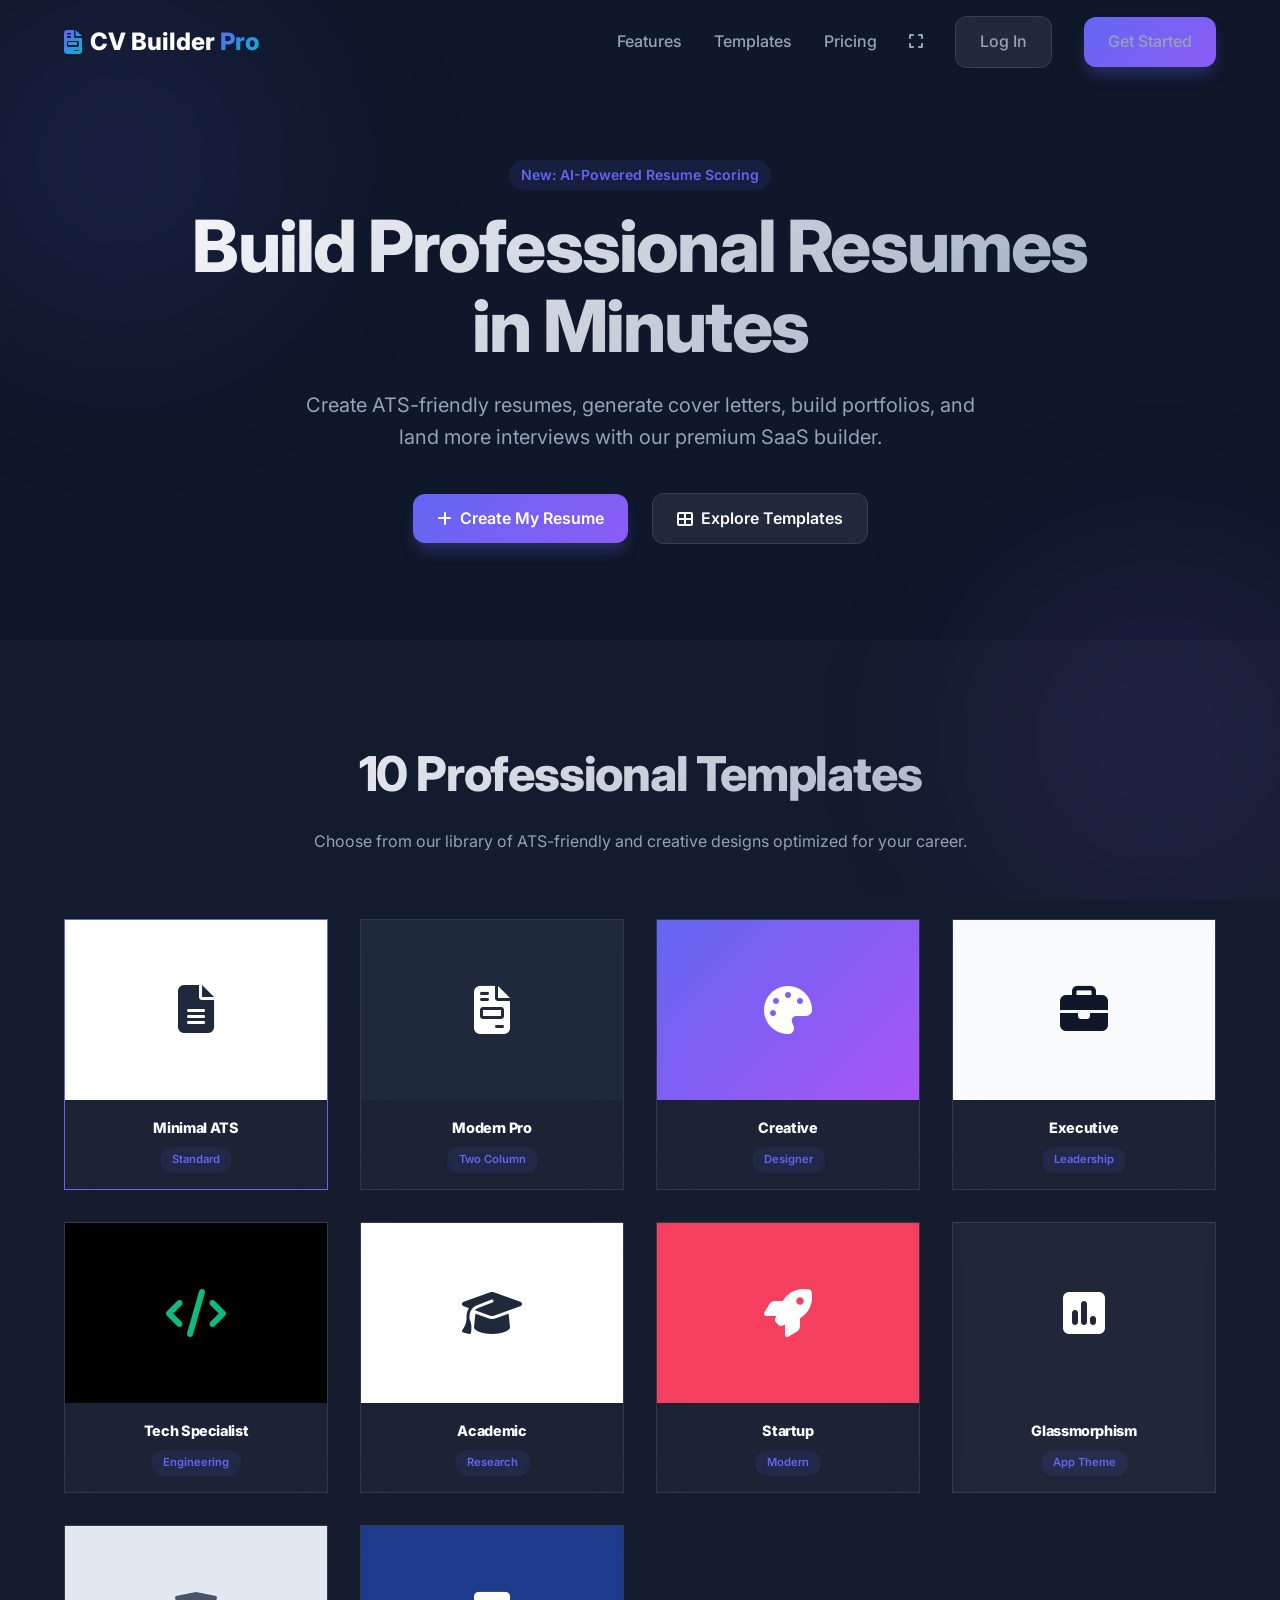
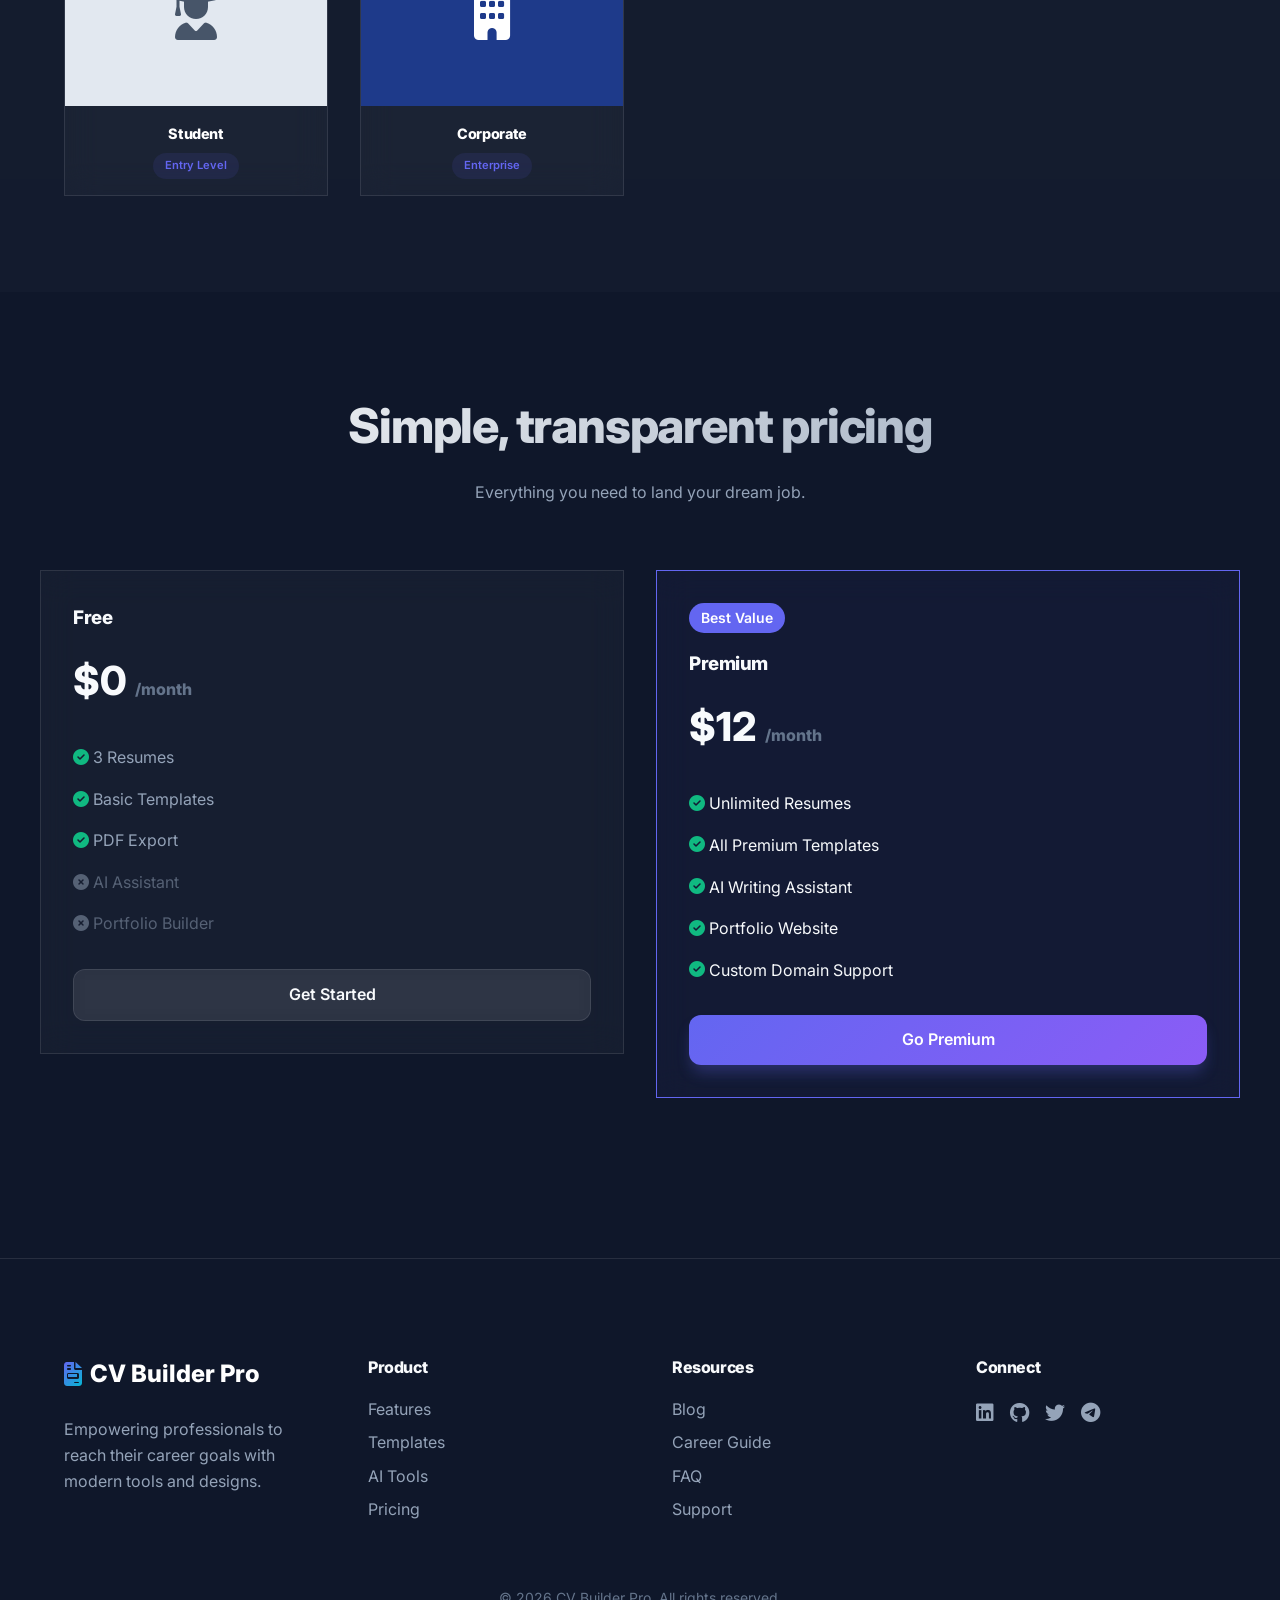
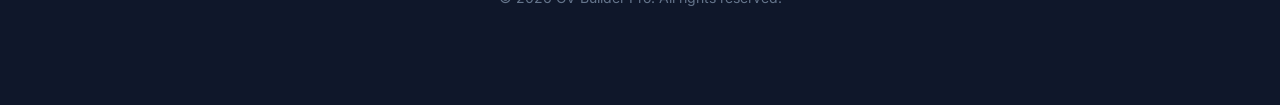
<file: cv-builder-pro/index.html>
<!DOCTYPE html>
<html lang="en">
<head>
  <meta charset="UTF-8">
  <meta name="viewport" content="width=device-width, initial-scale=1.0, maximum-scale=1.0, user-scalable=no, viewport-fit=cover">
  <title>CV Builder Pro | Build Professional Resumes</title>
  <!-- Mobile Full Screen & PWA Support -->
  <meta name="apple-mobile-web-app-capable" content="yes">
  <meta name="apple-mobile-web-app-status-bar-style" content="black-translucent">
  <meta name="mobile-web-app-capable" content="yes">
  <meta name="apple-mobile-web-app-title" content="CV Builder">
  <link rel="stylesheet" href="assets/css/main.css">
  <link rel="stylesheet" href="https://cdnjs.cloudflare.com/ajax/libs/font-awesome/6.4.0/css/all.min.css">
  <link href="https://fonts.googleapis.com/css2?family=Inter:wght@400;500;600;700;800&display=swap" rel="stylesheet">
  <style>
    /* Hero Specific Styles */
    .hero {
      padding: 10rem 0 6rem;
      text-align: center;
      position: relative;
    }

    .hero h1 {
      font-size: clamp(2.5rem, 8vw, 4.5rem);
      line-height: 1.1;
      margin-bottom: 1.5rem;
    }

    .hero p {
      font-size: 1.25rem;
      color: var(--text-secondary);
      max-width: 700px;
      margin: 0 auto 2.5rem;
    }

    .navbar {
      position: fixed;
      top: 0;
      left: 0;
      width: 100%;
      z-index: 1000;
      padding: 1rem 0;
      transition: var(--transition);
    }

    .navbar.scrolled {
      background: rgba(15, 23, 42, 0.8);
      backdrop-filter: blur(12px);
      border-bottom: 1px solid var(--border-glass);
    }

    .nav-content {
      display: flex;
      justify-content: space-between;
      align-items: center;
    }

    .logo {
      font-size: 1.5rem;
      font-weight: 800;
      color: white;
      text-decoration: none;
      display: flex;
      align-items: center;
      gap: 0.5rem;
    }

    .nav-links {
      display: flex;
      gap: 2rem;
      align-items: center;
    }

    .nav-links a {
      color: var(--text-secondary);
      text-decoration: none;
      font-weight: 500;
      transition: var(--transition);
    }

    .nav-links a:hover {
      color: white;
    }

    .features-grid {
      display: grid;
      grid-template-columns: repeat(auto-fit, minmax(300px, 1fr));
      gap: 2rem;
      margin-top: 4rem;
    }

    .feature-card i {
      font-size: 2rem;
      margin-bottom: 1.5rem;
      color: var(--primary);
    }

    .feature-card h3 {
      font-size: 1.5rem;
      margin-bottom: 1rem;
    }

    .badge {
      display: inline-block;
      padding: 0.25rem 0.75rem;
      border-radius: var(--radius-full);
      background: rgba(99, 102, 241, 0.1);
      color: var(--primary);
      font-size: 0.875rem;
      font-weight: 600;
      margin-bottom: 1rem;
    }
  </style>
</head>
<body>
  <div class="bg-blobs">
    <div class="blob blob-1"></div>
    <div class="blob blob-2"></div>
  </div>

  <nav class="navbar" id="navbar">
    <div class="container nav-content">
      <a href="index.html" class="logo">
        <i class="fas fa-file-invoice gradient-primary"></i>
        <span>CV Builder <span class="gradient-primary">Pro</span></span>
      </a>
      <div class="nav-links">
        <a href="#features">Features</a>
        <a href="#templates">Templates</a>
        <a href="#pricing">Pricing</a>
        <a href="#" id="fullscreen-toggle" style="color: var(--text-secondary);"><i class="fas fa-expand"></i></a>
        <a href="auth/login.html" class="btn btn-glass">Log In</a>
        <a href="builder/index.html" class="btn btn-primary">Get Started</a>
      </div>
    </div>
  </nav>

  <main>
    <section class="hero container">
      <div class="badge">New: AI-Powered Resume Scoring</div>
      <h1 class="text-gradient">Build Professional Resumes <br> in Minutes</h1>
      <p>Create ATS-friendly resumes, generate cover letters, build portfolios, and land more interviews with our premium SaaS builder.</p>
      <div class="flex-center" style="gap: 1.5rem;">
        <a href="builder/index.html" class="btn btn-primary">
          <i class="fas fa-plus"></i> Create My Resume
        </a>
        <a href="#templates" class="btn btn-glass">
          <i class="fas fa-th-large"></i> Explore Templates
        </a>
      </div>
    </section>

    <section id="templates" class="section-padding" style="background: rgba(255,255,255,0.02);">
      <div class="container">
        <div style="text-align: center; margin-bottom: 4rem;">
          <h2 class="text-gradient" style="font-size: 3rem;">10 Professional Templates</h2>
          <p style="color: var(--text-secondary);">Choose from our library of ATS-friendly and creative designs optimized for your career.</p>
        </div>
        <div class="features-grid" style="grid-template-columns: repeat(auto-fit, minmax(220px, 1fr));">
          <!-- Template 1 -->
          <a href="builder/index.html?template=minimal-ats" class="glass-card" style="padding: 0; overflow: hidden; border-color: var(--primary); text-decoration: none; display: block; cursor: pointer;">
            <div style="height: 180px; background: #fff; display: flex; align-items: center; justify-content: center; color: #1e293b; border-bottom: 1px solid var(--border-glass);">
              <i class="fas fa-file-alt fa-3x"></i>
            </div>
            <div style="padding: 1rem; text-align: center;">
              <h4 style="margin: 0; font-size: 0.9rem; color: white;">Minimal ATS</h4>
              <span class="badge" style="margin: 0.5rem 0 0; font-size: 0.7rem;">Standard</span>
            </div>
          </a>
          <!-- Template 2 -->
          <a href="builder/index.html?template=modern-pro" class="glass-card" style="padding: 0; overflow: hidden; text-decoration: none; display: block; cursor: pointer;">
            <div style="height: 180px; background: #1e293b; display: flex; align-items: center; justify-content: center; color: white;">
              <i class="fas fa-file-invoice fa-3x"></i>
            </div>
            <div style="padding: 1rem; text-align: center;">
              <h4 style="margin: 0; font-size: 0.9rem; color: white;">Modern Pro</h4>
              <span class="badge" style="margin: 0.5rem 0 0; font-size: 0.7rem;">Two Column</span>
            </div>
          </a>
          <!-- Template 3 -->
          <a href="builder/index.html?template=creative" class="glass-card" style="padding: 0; overflow: hidden; text-decoration: none; display: block; cursor: pointer;">
            <div style="height: 180px; background: linear-gradient(135deg, #6366f1, #a855f7); display: flex; align-items: center; justify-content: center; color: white;">
              <i class="fas fa-palette fa-3x"></i>
            </div>
            <div style="padding: 1rem; text-align: center;">
              <h4 style="margin: 0; font-size: 0.9rem; color: white;">Creative</h4>
              <span class="badge" style="margin: 0.5rem 0 0; font-size: 0.7rem;">Designer</span>
            </div>
          </a>
          <!-- Template 4 -->
          <a href="builder/index.html?template=executive" class="glass-card" style="padding: 0; overflow: hidden; text-decoration: none; display: block; cursor: pointer;">
            <div style="height: 180px; background: #f8fafc; display: flex; align-items: center; justify-content: center; color: #0f172a;">
              <i class="fas fa-briefcase fa-3x"></i>
            </div>
            <div style="padding: 1rem; text-align: center;">
              <h4 style="margin: 0; font-size: 0.9rem; color: white;">Executive</h4>
              <span class="badge" style="margin: 0.5rem 0 0; font-size: 0.7rem;">Leadership</span>
            </div>
          </a>
          <!-- Template 5 -->
          <a href="builder/index.html?template=tech" class="glass-card" style="padding: 0; overflow: hidden; text-decoration: none; display: block; cursor: pointer;">
            <div style="height: 180px; background: #000; display: flex; align-items: center; justify-content: center; color: #10b981;">
              <i class="fas fa-code fa-3x"></i>
            </div>
            <div style="padding: 1rem; text-align: center;">
              <h4 style="margin: 0; font-size: 0.9rem; color: white;">Tech Specialist</h4>
              <span class="badge" style="margin: 0.5rem 0 0; font-size: 0.7rem;">Engineering</span>
            </div>
          </a>
          <!-- Template 6 -->
          <a href="builder/index.html?template=academic" class="glass-card" style="padding: 0; overflow: hidden; text-decoration: none; display: block; cursor: pointer;">
            <div style="height: 180px; background: #fff; display: flex; align-items: center; justify-content: center; color: #1e293b;">
              <i class="fas fa-graduation-cap fa-3x"></i>
            </div>
            <div style="padding: 1rem; text-align: center;">
              <h4 style="margin: 0; font-size: 0.9rem; color: white;">Academic</h4>
              <span class="badge" style="margin: 0.5rem 0 0; font-size: 0.7rem;">Research</span>
            </div>
          </a>
          <!-- Template 7 -->
          <a href="builder/index.html?template=startup" class="glass-card" style="padding: 0; overflow: hidden; text-decoration: none; display: block; cursor: pointer;">
            <div style="height: 180px; background: #f43f5e; display: flex; align-items: center; justify-content: center; color: white;">
              <i class="fas fa-rocket fa-3x"></i>
            </div>
            <div style="padding: 1rem; text-align: center;">
              <h4 style="margin: 0; font-size: 0.9rem; color: white;">Startup</h4>
              <span class="badge" style="margin: 0.5rem 0 0; font-size: 0.7rem;">Modern</span>
            </div>
          </a>
          <!-- Template 8 -->
          <a href="builder/index.html?template=glass" class="glass-card" style="padding: 0; overflow: hidden; background: rgba(255,255,255,0.05); text-decoration: none; display: block; cursor: pointer;">
            <div style="height: 180px; display: flex; align-items: center; justify-content: center; color: white;">
              <i class="fas fa-square-poll-vertical fa-3x"></i>
            </div>
            <div style="padding: 1rem; text-align: center;">
              <h4 style="margin: 0; font-size: 0.9rem; color: white;">Glassmorphism</h4>
              <span class="badge" style="margin: 0.5rem 0 0; font-size: 0.7rem;">App Theme</span>
            </div>
          </a>
          <!-- Template 9 -->
          <a href="builder/index.html?template=student" class="glass-card" style="padding: 0; overflow: hidden; text-decoration: none; display: block; cursor: pointer;">
            <div style="height: 180px; background: #e2e8f0; display: flex; align-items: center; justify-content: center; color: #475569;">
              <i class="fas fa-user-graduate fa-3x"></i>
            </div>
            <div style="padding: 1rem; text-align: center;">
              <h4 style="margin: 0; font-size: 0.9rem; color: white;">Student</h4>
              <span class="badge" style="margin: 0.5rem 0 0; font-size: 0.7rem;">Entry Level</span>
            </div>
          </a>
          <!-- Template 10 -->
          <a href="builder/index.html?template=corporate" class="glass-card" style="padding: 0; overflow: hidden; text-decoration: none; display: block; cursor: pointer;">
            <div style="height: 180px; background: #1e3a8a; display: flex; align-items: center; justify-content: center; color: white;">
              <i class="fas fa-building fa-3x"></i>
            </div>
            <div style="padding: 1rem; text-align: center;">
              <h4 style="margin: 0; font-size: 0.9rem; color: white;">Corporate</h4>
              <span class="badge" style="margin: 0.5rem 0 0; font-size: 0.7rem;">Enterprise</span>
            </div>
          </a>
        </div>
      </div>
    </section>

    <section id="pricing" class="section-padding container">
      <div style="text-align: center; margin-bottom: 4rem;">
        <h2 class="text-gradient" style="font-size: 3rem;">Simple, transparent pricing</h2>
        <p style="color: var(--text-secondary);">Everything you need to land your dream job.</p>
      </div>

      <div class="features-grid" style="align-items: flex-start;">
        <div class="glass-card">
          <h3>Free</h3>
          <div style="font-size: 2.5rem; font-weight: 800; margin: 1rem 0;">$0 <span style="font-size: 1rem; color: var(--text-muted);">/month</span></div>
          <ul style="list-style: none; margin: 2rem 0; display: flex; flex-direction: column; gap: 1rem; color: var(--text-secondary);">
            <li><i class="fas fa-check-circle" style="color: var(--success);"></i> 3 Resumes</li>
            <li><i class="fas fa-check-circle" style="color: var(--success);"></i> Basic Templates</li>
            <li><i class="fas fa-check-circle" style="color: var(--success);"></i> PDF Export</li>
            <li style="opacity: 0.5;"><i class="fas fa-circle-xmark"></i> AI Assistant</li>
            <li style="opacity: 0.5;"><i class="fas fa-circle-xmark"></i> Portfolio Builder</li>
          </ul>
          <a href="builder/index.html" class="btn btn-glass" style="width: 100%;">Get Started</a>
        </div>

        <div class="glass-card" style="border-color: var(--primary); background: rgba(99, 102, 241, 0.05);">
          <div class="badge" style="background: var(--primary); color: white;">Best Value</div>
          <h3>Premium</h3>
          <div style="font-size: 2.5rem; font-weight: 800; margin: 1rem 0;">$12 <span style="font-size: 1rem; color: var(--text-muted);">/month</span></div>
          <ul style="list-style: none; margin: 2rem 0; display: flex; flex-direction: column; gap: 1rem;">
            <li><i class="fas fa-check-circle" style="color: var(--success);"></i> Unlimited Resumes</li>
            <li><i class="fas fa-check-circle" style="color: var(--success);"></i> All Premium Templates</li>
            <li><i class="fas fa-check-circle" style="color: var(--success);"></i> AI Writing Assistant</li>
            <li><i class="fas fa-check-circle" style="color: var(--success);"></i> Portfolio Website</li>
            <li><i class="fas fa-check-circle" style="color: var(--success);"></i> Custom Domain Support</li>
          </ul>
          <a href="builder/index.html" class="btn btn-primary" style="width: 100%;">Go Premium</a>
        </div>
      </div>
    </section>
  </main>

  <footer class="section-padding" style="border-top: 1px solid var(--border-glass); margin-top: 4rem;">
    <div class="container" style="display: grid; grid-template-columns: repeat(auto-fit, minmax(200px, 1fr)); gap: 4rem;">
      <div>
        <a href="#" class="logo" style="margin-bottom: 1.5rem;">
          <i class="fas fa-file-invoice gradient-primary"></i>
          <span>CV Builder Pro</span>
        </a>
        <p style="color: var(--text-secondary);">Empowering professionals to reach their career goals with modern tools and designs.</p>
      </div>
      <div>
        <h4>Product</h4>
        <ul style="list-style: none; color: var(--text-secondary); display: flex; flex-direction: column; gap: 0.5rem;">
          <li><a href="#" style="color: inherit; text-decoration: none;">Features</a></li>
          <li><a href="#" style="color: inherit; text-decoration: none;">Templates</a></li>
          <li><a href="#" style="color: inherit; text-decoration: none;">AI Tools</a></li>
          <li><a href="#" style="color: inherit; text-decoration: none;">Pricing</a></li>
        </ul>
      </div>
      <div>
        <h4>Resources</h4>
        <ul style="list-style: none; color: var(--text-secondary); display: flex; flex-direction: column; gap: 0.5rem;">
          <li><a href="#" style="color: inherit; text-decoration: none;">Blog</a></li>
          <li><a href="#" style="color: inherit; text-decoration: none;">Career Guide</a></li>
          <li><a href="#" style="color: inherit; text-decoration: none;">FAQ</a></li>
          <li><a href="#" style="color: inherit; text-decoration: none;">Support</a></li>
        </ul>
      </div>
      <div>
        <h4>Connect</h4>
        <div style="display: flex; gap: 1rem; font-size: 1.25rem;">
          <a href="#" style="color: var(--text-secondary);"><i class="fab fa-linkedin"></i></a>
          <a href="#" style="color: var(--text-secondary);"><i class="fab fa-github"></i></a>
          <a href="#" style="color: var(--text-secondary);"><i class="fab fa-twitter"></i></a>
          <a href="#" style="color: var(--text-secondary);"><i class="fab fa-telegram"></i></a>
        </div>
      </div>
    </div>
    <div class="container" style="margin-top: 4rem; text-align: center; color: var(--text-muted); font-size: 0.875rem;">
      <p>&copy; 2026 CV Builder Pro. All rights reserved.</p>
    </div>
  </footer>

  <script>
    window.addEventListener('scroll', () => {
      const navbar = document.getElementById('navbar');
      if (window.scrollY > 50) {
        navbar.classList.add('scrolled');
      } else {
        navbar.classList.remove('scrolled');
      }
    });

    // Fullscreen Toggle
    const fullscreenBtn = document.getElementById('fullscreen-toggle');
    if (fullscreenBtn) {
      fullscreenBtn.addEventListener('click', (e) => {
        e.preventDefault();
        if (!document.fullscreenElement) {
          document.documentElement.requestFullscreen().catch(err => {
            console.log(`Error attempting to enable full-screen mode: ${err.message}`);
          });
        } else {
          if (document.exitFullscreen) {
            document.exitFullscreen();
          }
        }
      });
    }
  </script>
</body>
</html>
</file>
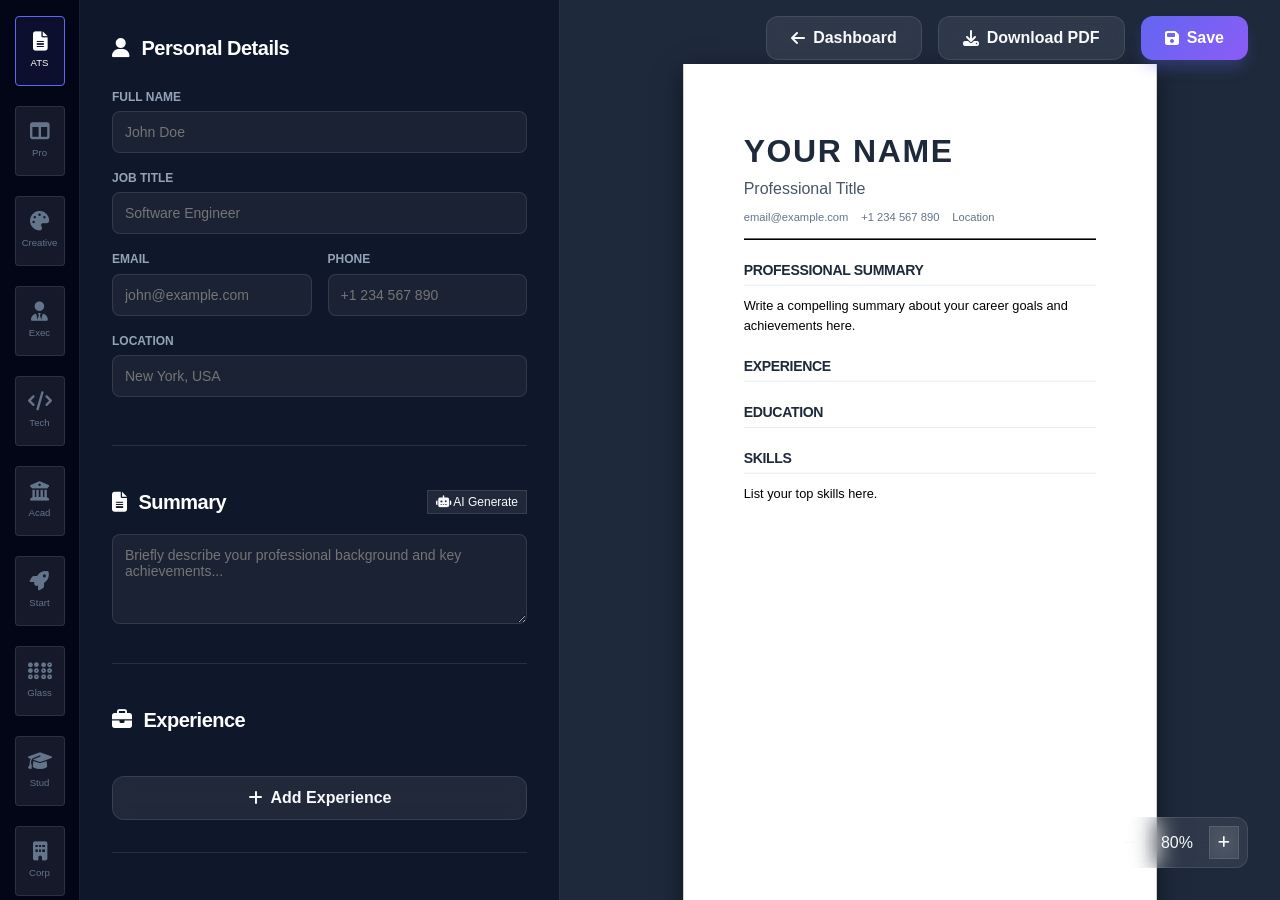
<file: cv-builder-pro/builder/index.html>
<!DOCTYPE html>
<html lang="en">
<head>
  <meta charset="UTF-8">
  <meta name="viewport" content="width=device-width, initial-scale=1.0">
  <title>Resume Builder | CV Builder Pro</title>
  <link rel="stylesheet" href="../assets/css/main.css">
  <link rel="stylesheet" href="../assets/css/templates.css">
  <link rel="stylesheet" href="https://cdnjs.cloudflare.com/ajax/libs/font-awesome/6.4.0/css/all.min.css">
  <style>
    /* Template Selector Sidebar */
    .template-sidebar {
      background: var(--bg-darker);
      border-right: 1px solid var(--border-glass);
      display: flex;
      flex-direction: column;
      align-items: center;
      padding: 1rem 0;
      gap: 1.5rem;
      height: 100vh;
      overflow-y: auto;
    }

    .tpl-thumb {
      width: 50px;
      min-height: 70px;
      background: var(--bg-glass);
      border: 1px solid var(--border-glass);
      border-radius: 4px;
      cursor: pointer;
      display: flex;
      flex-direction: column;
      align-items: center;
      justify-content: center;
      font-size: 0.6rem;
      text-align: center;
      padding: 4px;
      transition: var(--transition);
      color: var(--text-muted);
      flex-shrink: 0;
    }

    .tpl-thumb i {
      font-size: 1.2rem;
      margin-bottom: 4px;
    }

    .tpl-thumb:hover, .tpl-thumb.active {
      border-color: var(--primary);
      background: rgba(99, 102, 241, 0.1);
      color: white;
    }

    .builder-layout {
      display: grid;
      grid-template-columns: 80px 480px 1fr;
      grid-template-areas: "sidebar form preview";
      height: 100vh;
      width: 100vw;
      overflow: hidden;
    }

    .template-sidebar {
      grid-area: sidebar;
      background: var(--bg-darker);
      border-right: 1px solid var(--border-glass);
      display: flex;
      flex-direction: column;
      align-items: center;
      padding: 1rem 0;
      gap: 1.25rem;
      height: 100vh;
      overflow-y: auto;
    }

    /* Left Sidebar - Form */
    .form-pane {
      grid-area: form;
      background: var(--bg-dark);
      border-right: 1px solid var(--border-glass);
      overflow-y: auto;
      padding: 2rem;
      display: flex;
      flex-direction: column;
      gap: 2.5rem;
      min-width: 480px;
    }

    /* Right Sidebar - Preview */
    .preview-pane {
      grid-area: preview;
      background: #1e293b;
      overflow-y: auto;
      padding: 4rem;
      display: flex;
      justify-content: center;
      align-items: flex-start;
      position: relative;
    }

    .resume-paper {
      width: 210mm;
      min-height: 297mm;
      background: white;
      color: black;
      box-shadow: 0 10px 30px rgba(0,0,0,0.5);
      padding: 20mm;
      transform-origin: top center;
    }

    /* Form Styles */
    .section-title {
      font-size: 1.25rem;
      margin-bottom: 1.5rem;
      display: flex;
      align-items: center;
      gap: 0.75rem;
      color: white;
    }

    .form-section {
      padding-bottom: 2rem;
      border-bottom: 1px solid var(--border-glass);
    }

    .form-group {
      margin-bottom: 1rem;
    }

    label {
      display: block;
      font-size: 0.75rem;
      color: var(--text-secondary);
      margin-bottom: 0.25rem;
      text-transform: uppercase;
      font-weight: 600;
    }

    input, textarea {
      width: 100%;
      padding: 0.75rem;
      background: rgba(255,255,255,0.05);
      border: 1px solid var(--border-glass);
      border-radius: var(--radius-sm);
      color: white;
      font-size: 0.875rem;
    }

    .dynamic-list {
      display: flex;
      flex-direction: column;
      gap: 1rem;
    }

    .dynamic-item {
      padding: 1rem;
      background: rgba(255,255,255,0.03);
      border-radius: var(--radius-md);
      position: relative;
    }

    .remove-btn {
      position: absolute;
      top: 0.5rem;
      right: 0.5rem;
      color: var(--danger);
      cursor: pointer;
      opacity: 0.5;
      transition: 0.2s;
    }

    .remove-btn:hover { opacity: 1; }

    /* Controls Header */
    .builder-header {
      position: fixed;
      top: 1rem;
      right: 2rem;
      z-index: 100;
      display: flex;
      gap: 1rem;
    }

    .zoom-controls {
      position: fixed;
      bottom: 2rem;
      right: 2rem;
      z-index: 100;
    }

    /* Preview Content Styles */
    #resume-preview h1 { color: #1e293b; margin: 0; }
    .preview-header { border-bottom: 2px solid #1e293b; padding-bottom: 1rem; margin-bottom: 1.5rem; }
    .preview-section { margin-bottom: 1.5rem; }
    .preview-section h3 { border-bottom: 1px solid #e2e8f0; padding-bottom: 0.25rem; margin-bottom: 0.75rem; font-size: 1.1rem; color: #1e293b; }
    .preview-item { margin-bottom: 1rem; }
    .preview-item-header { display: flex; justify-content: space-between; font-weight: 700; }
    .preview-item-sub { color: #64748b; font-size: 0.9rem; margin-bottom: 0.25rem; }
    
    @media print {
      body * { visibility: hidden; }
      #resume-preview, #resume-preview * { visibility: visible; }
      #resume-preview { position: absolute; left: 0; top: 0; width: 210mm; height: 297mm; margin: 0; box-shadow: none; }
    }
  </style>
</head>
<body>
  <div class="builder-header">
    <button class="btn btn-glass" onclick="history.back()"><i class="fas fa-arrow-left"></i> Dashboard</button>
    <button class="btn btn-glass" id="exportPdf"><i class="fas fa-download"></i> Download PDF</button>
    <button class="btn btn-primary" id="saveResume"><i class="fas fa-save"></i> Save</button>
  </div>

  <div class="zoom-controls">
    <div class="glass flex-center" style="padding: 0.5rem; gap: 1rem;">
      <button class="btn-glass" id="zoomOut" style="padding: 0.5rem;"><i class="fas fa-minus"></i></button>
      <span id="zoomLevel">80%</span>
      <button class="btn-glass" id="zoomIn" style="padding: 0.5rem;"><i class="fas fa-plus"></i></button>
    </div>
  </div>

  <div class="builder-layout">
    <!-- Template Sidebar -->
    <div class="template-sidebar">
      <div class="tpl-thumb active" onclick="setTemplate('minimal-ats', this)" title="Minimal ATS">
        <i class="fas fa-file-alt"></i>
        <span>ATS</span>
      </div>
      <div class="tpl-thumb" onclick="setTemplate('modern-pro', this)" title="Modern Pro">
        <i class="fas fa-columns"></i>
        <span>Pro</span>
      </div>
      <div class="tpl-thumb" onclick="setTemplate('creative', this)" title="Creative">
        <i class="fas fa-palette"></i>
        <span>Creative</span>
      </div>
      <div class="tpl-thumb" onclick="setTemplate('executive', this)" title="Executive">
        <i class="fas fa-user-tie"></i>
        <span>Exec</span>
      </div>
      <div class="tpl-thumb" onclick="setTemplate('tech', this)" title="Tech Specialist">
        <i class="fas fa-code"></i>
        <span>Tech</span>
      </div>
      <div class="tpl-thumb" onclick="setTemplate('academic', this)" title="Academic">
        <i class="fas fa-university"></i>
        <span>Acad</span>
      </div>
      <div class="tpl-thumb" onclick="setTemplate('startup', this)" title="Startup Nomad">
        <i class="fas fa-rocket"></i>
        <span>Start</span>
      </div>
      <div class="tpl-thumb" onclick="setTemplate('glass', this)" title="Glassmorphism">
        <i class="fas fa-braille"></i>
        <span>Glass</span>
      </div>
      <div class="tpl-thumb" onclick="setTemplate('student', this)" title="Student">
        <i class="fas fa-graduation-cap"></i>
        <span>Stud</span>
      </div>
      <div class="tpl-thumb" onclick="setTemplate('corporate', this)" title="High-End Corporate">
        <i class="fas fa-building"></i>
        <span>Corp</span>
      </div>
    </div>
    
    <!-- Form Pane -->
    <div class="form-pane" id="resumeForm">
      <!-- Personal Info -->
      <div class="form-section">
        <h2 class="section-title"><i class="fas fa-user"></i> Personal Details</h2>
        <div class="form-group">
          <label>Full Name</label>
          <input type="text" data-key="fullName" placeholder="John Doe">
        </div>
        <div class="form-group">
          <label>Job Title</label>
          <input type="text" data-key="jobTitle" placeholder="Software Engineer">
        </div>
        <div style="display: grid; grid-template-columns: 1fr 1fr; gap: 1rem;">
          <div class="form-group">
            <label>Email</label>
            <input type="email" data-key="email" placeholder="john@example.com">
          </div>
          <div class="form-group">
            <label>Phone</label>
            <input type="text" data-key="phone" placeholder="+1 234 567 890">
          </div>
        </div>
        <div class="form-group">
          <label>Location</label>
          <input type="text" data-key="location" placeholder="New York, USA">
        </div>
      </div>

      <!-- Professional Summary -->
      <div class="form-section">
        <div style="display: flex; justify-content: space-between; align-items: center; margin-bottom: 1rem;">
          <h2 class="section-title" style="margin: 0;"><i class="fas fa-file-alt"></i> Summary</h2>
          <button class="btn-glass" style="font-size: 0.75rem; padding: 0.25rem 0.5rem;" onclick="generateAISummary()">
            <i class="fas fa-robot"></i> AI Generate
          </button>
        </div>
        <textarea data-key="summary" rows="4" placeholder="Briefly describe your professional background and key achievements..."></textarea>
      </div>

      <!-- Experience -->
      <div class="form-section" id="experience-section">
        <h2 class="section-title"><i class="fas fa-briefcase"></i> Experience</h2>
        <div class="dynamic-list" id="experience-list"></div>
        <button class="btn btn-glass" style="width: 100%; margin-top: 1rem;" onclick="addExperience()">
          <i class="fas fa-plus"></i> Add Experience
        </button>
      </div>

      <!-- Education -->
      <div class="form-section" id="education-section">
        <h2 class="section-title"><i class="fas fa-graduation-cap"></i> Education</h2>
        <div class="dynamic-list" id="education-list"></div>
        <button class="btn btn-glass" style="width: 100%; margin-top: 1rem;" onclick="addEducation()">
          <i class="fas fa-plus"></i> Add Education
        </button>
      </div>

      <!-- Skills -->
      <div class="form-section">
        <h2 class="section-title"><i class="fas fa-tools"></i> Skills</h2>
        <textarea data-key="skills" rows="3" placeholder="React, Node.js, TypeScript, UI Design..."></textarea>
      </div>
    </div>

    <!-- Preview Pane -->
    <div class="preview-pane">
      <div class="resume-paper" id="resume-preview" style="transform: scale(0.8);">
        <div class="preview-header">
          <h1 id="preview-fullName">Your Name</h1>
          <p id="preview-jobTitle" style="font-size: 1.25rem; color: #475569; margin-bottom: 0.5rem;">Professional Title</p>
          <div style="display: flex; gap: 1rem; font-size: 0.875rem; color: #64748b;">
            <span id="preview-email"><i class="fas fa-envelope"></i> email@example.com</span>
            <span id="preview-phone"><i class="fas fa-phone"></i> +1 234 567 890</span>
            <span id="preview-location"><i class="fas fa-location-dot"></i> Location</span>
          </div>
        </div>

        <div class="preview-section" id="preview-summary-section">
          <h3>Professional Summary</h3>
          <p id="preview-summary">Write a compelling summary about your career goals and achievements here.</p>
        </div>

        <div class="preview-section" id="preview-experience-section">
          <h3>Experience</h3>
          <div id="preview-experience-list"></div>
        </div>

        <div class="preview-section" id="preview-education-section">
          <h3>Education</h3>
          <div id="preview-education-list"></div>
        </div>

        <div class="preview-section" id="preview-skills-section">
          <h3>Skills</h3>
          <p id="preview-skills">List your top skills here.</p>
        </div>
      </div>
    </div>
  </div>

  <script src="../assets/js/builder.js"></script>
</body>
</html>
</file>
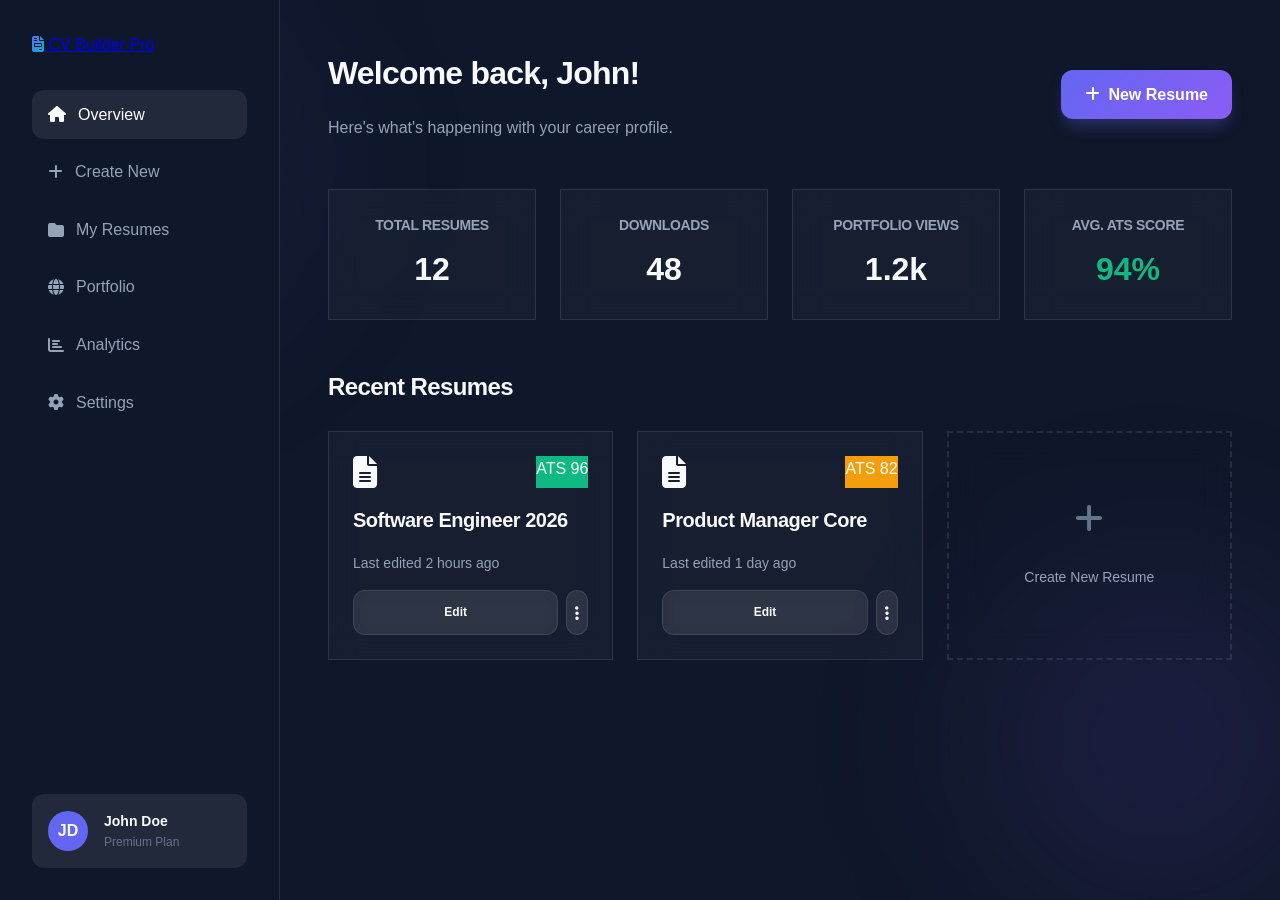
<file: cv-builder-pro/dashboard/index.html>
<!DOCTYPE html>
<html lang="en">
<head>
  <meta charset="UTF-8">
  <meta name="viewport" content="width=device-width, initial-scale=1.0">
  <title>Dashboard | CV Builder Pro</title>
  <link rel="stylesheet" href="../assets/css/main.css">
  <link rel="stylesheet" href="https://cdnjs.cloudflare.com/ajax/libs/font-awesome/6.4.0/css/all.min.css">
  <style>
    .dashboard-layout {
      display: grid;
      grid-template-columns: 280px 1fr;
      min-height: 100vh;
    }

    .sidebar {
      background: var(--bg-dark);
      border-right: 1px solid var(--border-glass);
      padding: 2rem;
      display: flex;
      flex-direction: column;
      gap: 2rem;
    }

    .nav-menu {
      list-style: none;
      display: flex;
      flex-direction: column;
      gap: 0.5rem;
    }

    .nav-item {
      padding: 0.75rem 1rem;
      border-radius: var(--radius-md);
      color: var(--text-secondary);
      text-decoration: none;
      display: flex;
      align-items: center;
      gap: 0.75rem;
      transition: var(--transition);
    }

    .nav-item:hover, .nav-item.active {
      background: var(--bg-glass);
      color: white;
    }

    .main-content {
      padding: 3rem;
      overflow-y: auto;
    }

    .stats-grid {
      display: grid;
      grid-template-columns: repeat(auto-fit, minmax(200px, 1fr));
      gap: 1.5rem;
      margin-bottom: 3rem;
    }

    .stat-card {
      padding: 1.5rem;
      text-align: center;
    }

    .stat-card h4 {
      color: var(--text-secondary);
      font-size: 0.875rem;
      text-transform: uppercase;
      margin-bottom: 0.5rem;
    }

    .stat-card .value {
      font-size: 2rem;
      font-weight: 800;
    }

    .resume-grid {
      display: grid;
      grid-template-columns: repeat(auto-fill, minmax(280px, 1fr));
      gap: 1.5rem;
    }

    .resume-card {
      padding: 1.5rem;
      display: flex;
      flex-direction: column;
      gap: 1rem;
    }

    .resume-card h3 { margin: 0; font-size: 1.25rem; }
    .resume-card p { color: var(--text-secondary); font-size: 0.875rem; }

    .user-profile {
      margin-top: auto;
      display: flex;
      align-items: center;
      gap: 1rem;
      padding: 1rem;
      background: var(--bg-glass);
      border-radius: var(--radius-md);
    }
  </style>
</head>
<body>
  <div class="bg-blobs">
    <div class="blob blob-1"></div>
    <div class="blob blob-2"></div>
  </div>

  <div class="dashboard-layout">
    <aside class="sidebar">
      <a href="../index.html" class="logo">
        <i class="fas fa-file-invoice gradient-primary"></i>
        <span>CV Builder Pro</span>
      </a>

      <ul class="nav-menu">
        <li><a href="#" class="nav-item active"><i class="fas fa-home"></i> Overview</a></li>
        <li><a href="../builder/index.html" class="nav-item"><i class="fas fa-plus"></i> Create New</a></li>
        <li><a href="#" class="nav-item"><i class="fas fa-folder"></i> My Resumes</a></li>
        <li><a href="#" class="nav-item"><i class="fas fa-globe"></i> Portfolio</a></li>
        <li><a href="#" class="nav-item"><i class="fas fa-chart-bar"></i> Analytics</a></li>
        <li><a href="#" class="nav-item"><i class="fas fa-cog"></i> Settings</a></li>
      </ul>

      <div class="user-profile">
        <div style="width: 40px; height: 40px; border-radius: 50%; background: var(--primary); display: flex; align-items: center; justify-content: center; font-weight: 700;">JD</div>
        <div>
          <div style="font-weight: 600; font-size: 0.875rem;">John Doe</div>
          <div style="font-size: 0.75rem; color: var(--text-muted);">Premium Plan</div>
        </div>
      </div>
    </aside>

    <main class="main-content">
      <header style="display: flex; justify-content: space-between; align-items: center; margin-bottom: 3rem;">
        <div>
          <h1>Welcome back, John!</h1>
          <p style="color: var(--text-secondary);">Here's what's happening with your career profile.</p>
        </div>
        <a href="../builder/index.html" class="btn btn-primary">
          <i class="fas fa-plus"></i> New Resume
        </a>
      </header>

      <div class="stats-grid">
        <div class="glass-card stat-card">
          <h4>Total Resumes</h4>
          <div class="value">12</div>
        </div>
        <div class="glass-card stat-card">
          <h4>Downloads</h4>
          <div class="value">48</div>
        </div>
        <div class="glass-card stat-card">
          <h4>Portfolio Views</h4>
          <div class="value">1.2k</div>
        </div>
        <div class="glass-card stat-card">
          <h4>Avg. ATS Score</h4>
          <div class="value" style="color: var(--success);">94%</div>
        </div>
      </div>

      <h2 style="margin-bottom: 1.5rem;">Recent Resumes</h2>
      <div class="resume-grid">
        <div class="glass-card resume-card">
          <div style="display: flex; justify-content: space-between;">
            <i class="fas fa-file-lines fa-2x color-primary"></i>
            <span class="badge" style="background: var(--success); color: white;">ATS 96</span>
          </div>
          <h3>Software Engineer 2026</h3>
          <p>Last edited 2 hours ago</p>
          <div style="display: flex; gap: 0.5rem; margin-top: auto;">
            <a href="../builder/index.html" class="btn btn-glass" style="flex: 1; font-size: 0.75rem;">Edit</a>
            <button class="btn btn-glass" style="padding: 0.5rem;"><i class="fas fa-ellipsis-v"></i></button>
          </div>
        </div>

        <div class="glass-card resume-card">
          <div style="display: flex; justify-content: space-between;">
            <i class="fas fa-file-lines fa-2x color-primary"></i>
            <span class="badge" style="background: var(--warning); color: white;">ATS 82</span>
          </div>
          <h3>Product Manager Core</h3>
          <p>Last edited 1 day ago</p>
          <div style="display: flex; gap: 0.5rem; margin-top: auto;">
            <a href="../builder/index.html" class="btn btn-glass" style="flex: 1; font-size: 0.75rem;">Edit</a>
            <button class="btn btn-glass" style="padding: 0.5rem;"><i class="fas fa-ellipsis-v"></i></button>
          </div>
        </div>

        <div class="glass-card resume-card" style="border: 2px dashed var(--border-glass); background: transparent; justify-content: center; align-items: center; cursor: pointer;">
          <i class="fas fa-plus fa-2x" style="color: var(--text-muted); margin-bottom: 1rem;"></i>
          <p>Create New Resume</p>
        </div>
      </div>
    </main>
  </div>
</body>
</html>
</file>
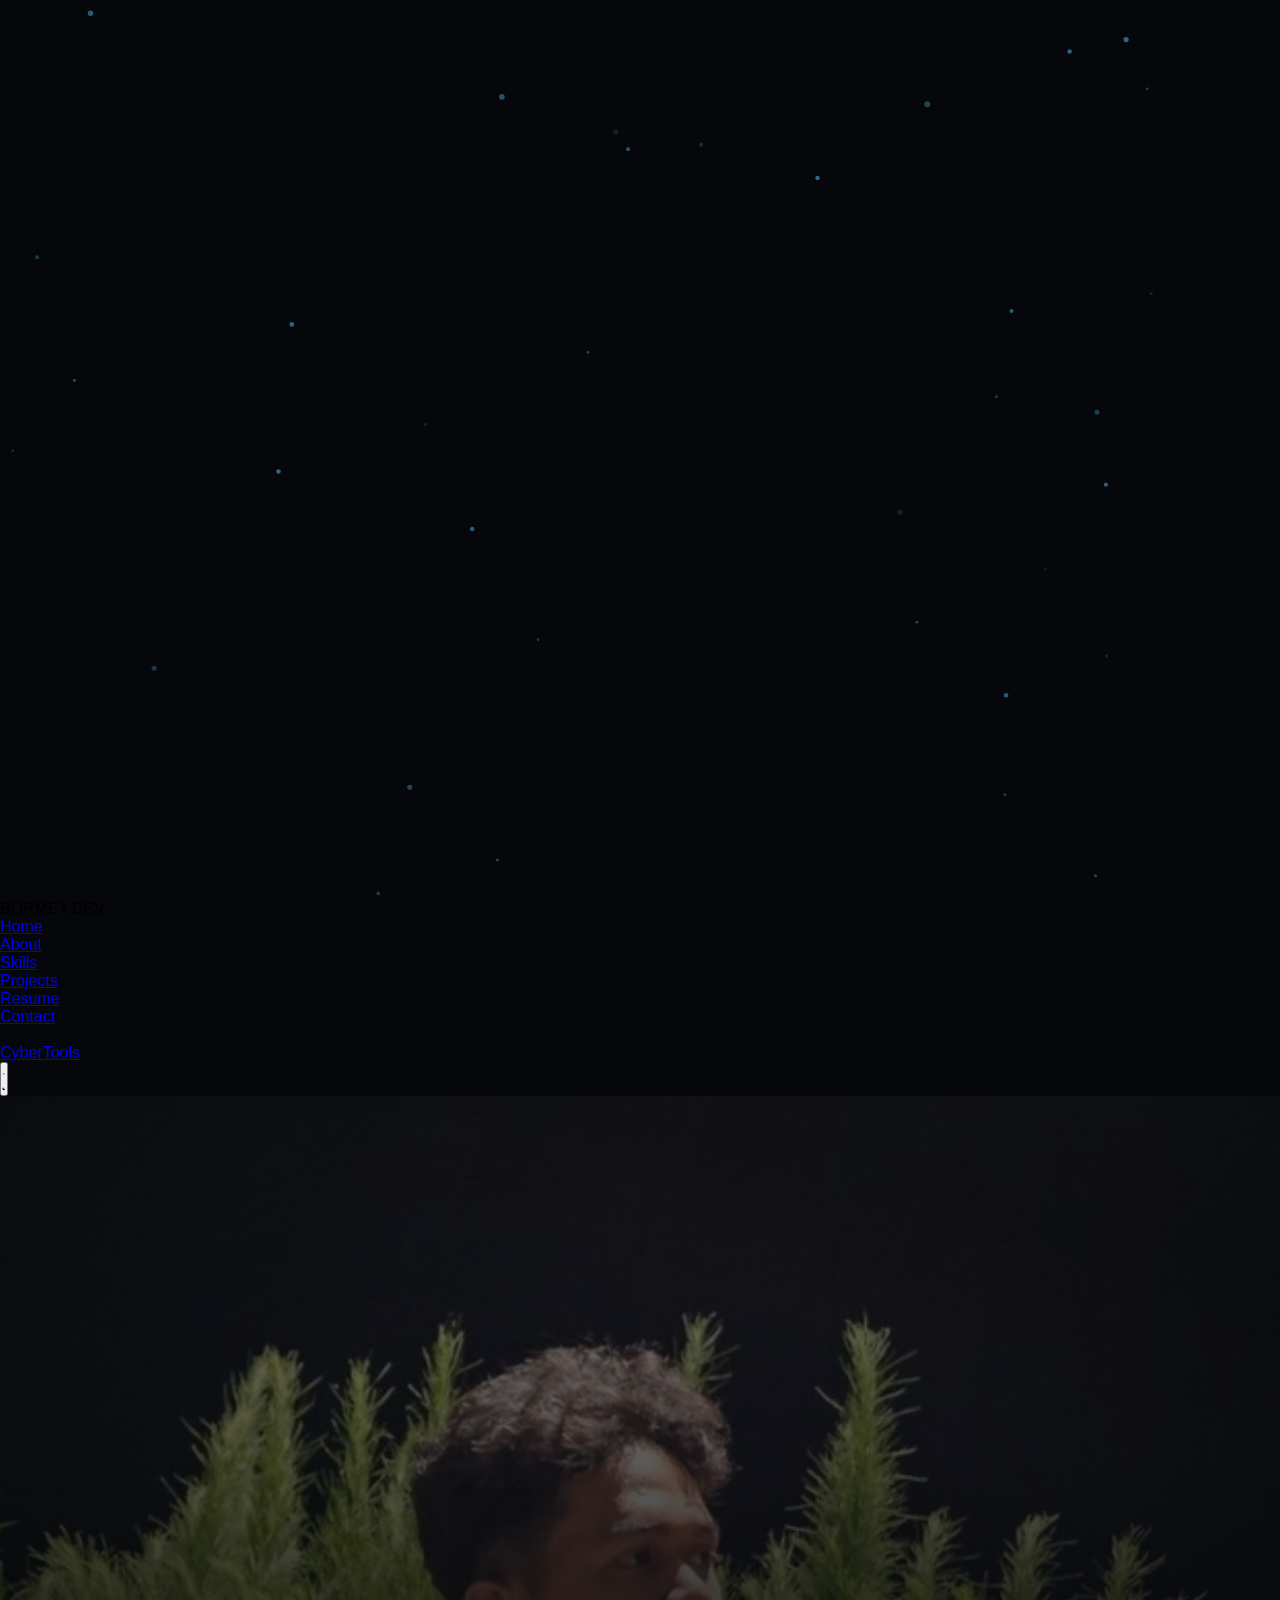
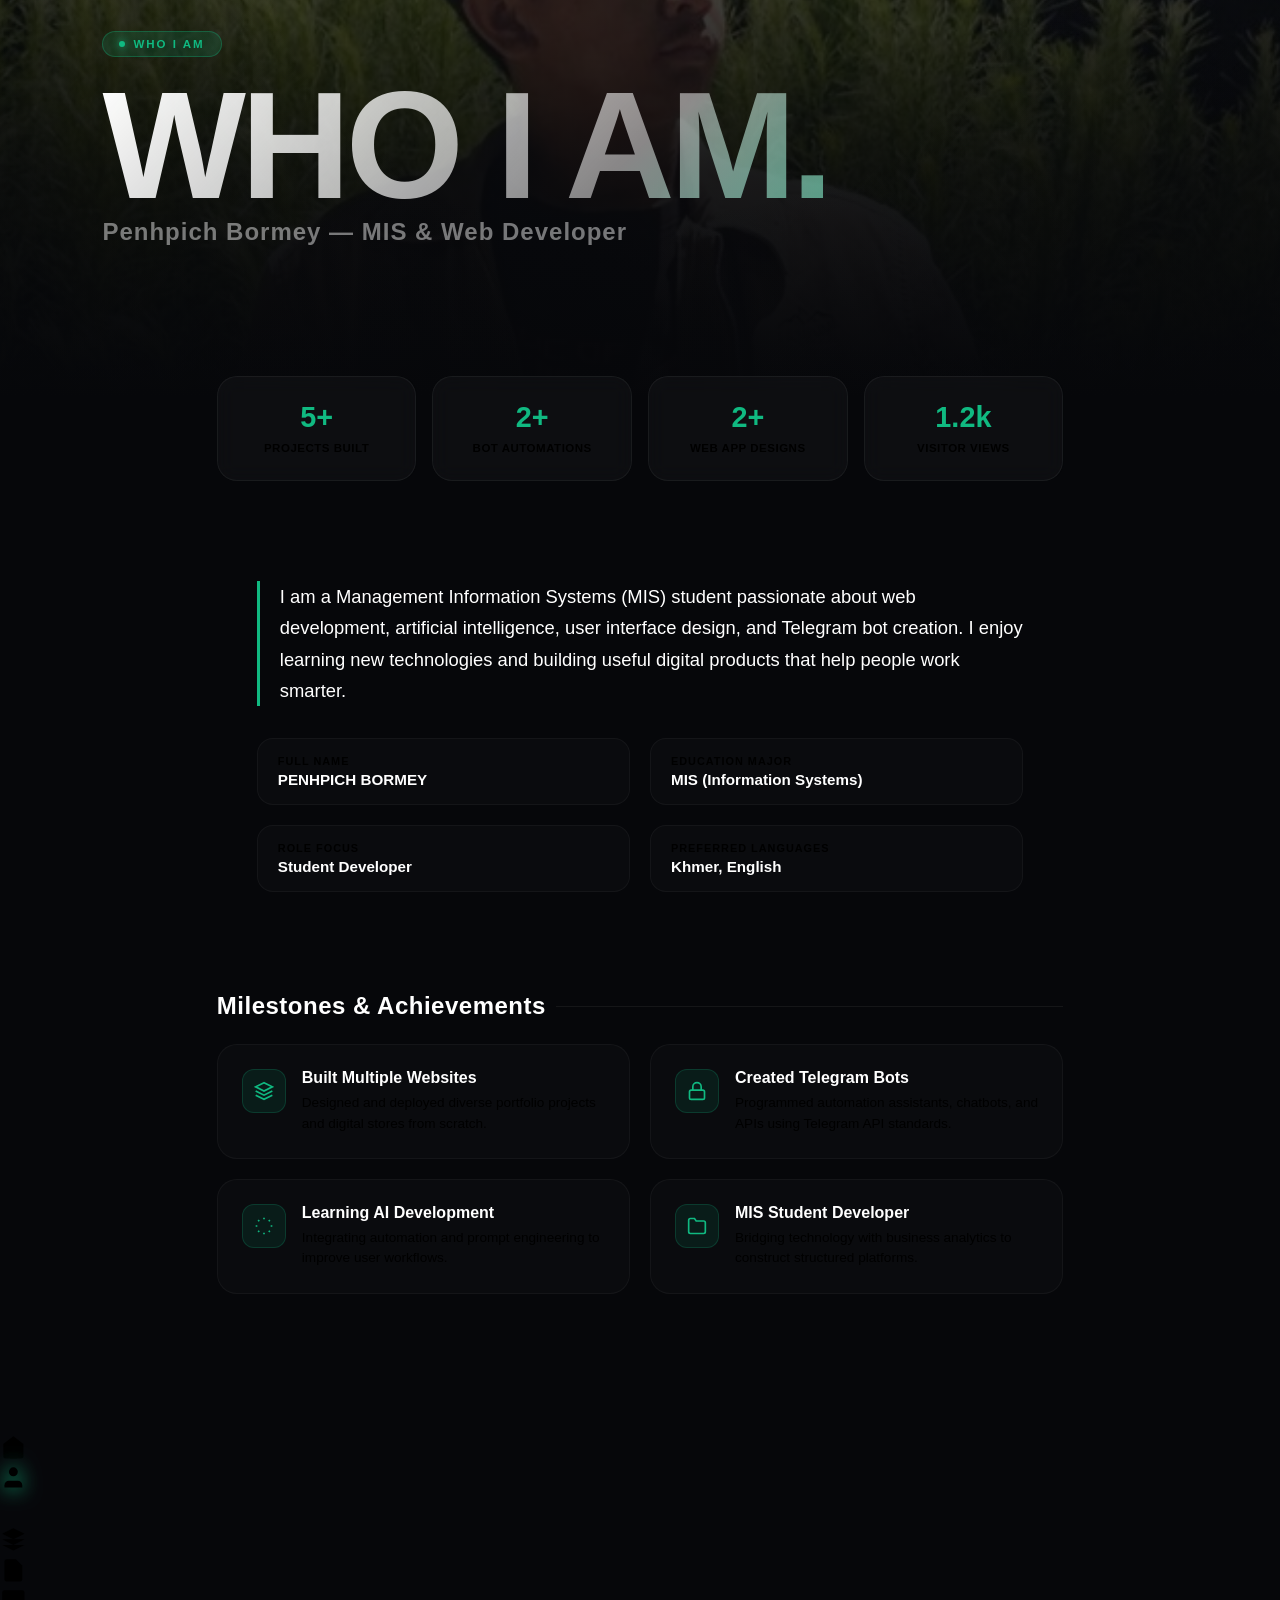
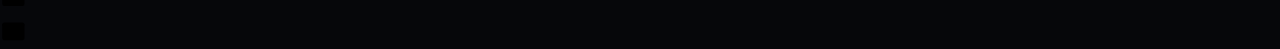
<file: about.html>
<!DOCTYPE html>
<html lang="en">
<head>
  <meta charset="UTF-8">
  <meta name="viewport" content="width=device-width, initial-scale=1.0">
  <title>About - BORMEY.DEV</title>
  <link rel="stylesheet" href="style.css">
  <link rel="stylesheet" href="transitions.css">
  <style>
    /* ============================================================
       ABOUT PAGE — UNIQUE FULL VIEWPORT EMERALD HERO DESIGN
       ============================================================ */
    :root {
      --accent-color: #10b981 !important;
      --accent-glow: rgba(16, 185, 129, 0.15) !important;
    }

    body {
      overflow-x: hidden;
      min-height: 100vh;
      display: flex;
      flex-direction: column;
      background: #06070a;
    }

    /* ── FULL SCREEN PHOTO HERO ──────────────────────────────── */
    .about-hero-viewport {
      position: relative;
      width: 100vw;
      height: 100vh;
      min-height: 600px;
      overflow: hidden;
      display: flex;
      align-items: flex-end;
    }

    .about-hero-photo {
      position: absolute;
      inset: 0;
      background: url('avatar.png') center 45% / cover no-repeat;
      filter: brightness(0.55) saturate(0.85);
      z-index: 1;
      transform: scale(1.03);
      transition: transform 8s cubic-bezier(0.16, 1, 0.3, 1);
    }

    .about-hero-viewport:hover .about-hero-photo {
      transform: scale(1);
    }

    /* Gradient overlay from bottom */
    .about-hero-gradient {
      position: absolute;
      inset: 0;
      z-index: 2;
      background: linear-gradient(
        to bottom,
        rgba(6, 7, 10, 0.15) 0%,
        rgba(6, 7, 10, 0.35) 40%,
        rgba(6, 7, 10, 0.85) 75%,
        #06070a 100%
      );
    }

    /* Side vignette */
    .about-hero-vignette {
      position: absolute;
      inset: 0;
      z-index: 2;
      background: radial-gradient(ellipse at center, transparent 40%, rgba(6, 7, 10, 0.5) 100%);
    }

    .about-hero-content {
      position: relative;
      z-index: 3;
      padding: 0 8% 150px;
      width: 100%;
    }

    @media (max-width: 768px) {
      .about-hero-content {
        padding: 0 8% 90px;
      }
    }



    .about-hero-tag {
      display: inline-flex;
      align-items: center;
      gap: 8px;
      background: rgba(16, 185, 129, 0.15);
      border: 1px solid rgba(16, 185, 129, 0.3);
      border-radius: 99px;
      padding: 6px 16px;
      font-size: 0.72rem;
      font-weight: 700;
      letter-spacing: 2px;
      color: var(--accent-color);
      text-transform: uppercase;
      margin-bottom: 24px;
    }

    .about-hero-tag-dot {
      width: 6px; height: 6px;
      border-radius: 50%;
      background: #10b981;
      box-shadow: 0 0 8px #10b981;
      animation: pulseGreen 1.5s infinite;
    }

    .about-hero-title {
      font-family: var(--font-heading);
      font-size: clamp(4rem, 14vw, 9.5rem);
      font-weight: 900;
      line-height: 0.85;
      letter-spacing: -5px;
      margin-bottom: 8px;
      text-transform: uppercase;
      background: linear-gradient(135deg, #fff 0%, rgba(255,255,255,0.5) 50%, var(--accent-color) 100%);
      -webkit-background-clip: text;
      -webkit-text-fill-color: transparent;
    }

    .about-hero-name {
      font-family: var(--font-heading);
      font-size: 1.5rem;
      font-weight: 700;
      color: rgba(255, 255, 255, 0.45);
      letter-spacing: 1px;
    }

    /* ── BODY SECTIONS (Below the Fold) ─────────────────────── */
    .about-page-body {
      position: relative;
      z-index: 3;
      max-width: 1000px;
      margin: -20px auto 0;
      padding: 0 6% 140px;
      display: flex;
      flex-direction: column;
      gap: 60px;
    }

    /* Floating stat strip */
    .about-stats-strip {
      display: grid;
      grid-template-columns: repeat(4, 1fr);
      gap: 16px;
      width: 100%;
    }

    .about-stat-card {
      background: rgba(255, 255, 255, 0.03);
      border: 1px solid rgba(255, 255, 255, 0.05);
      box-shadow: var(--glass-shadow);
      border-radius: 20px;
      padding: 24px;
      text-align: center;
      backdrop-filter: blur(10px);
      transition: var(--transition-fast);
    }

    .about-stat-card:hover {
      background: rgba(16, 185, 129, 0.05);
      border-color: rgba(16, 185, 129, 0.2);
      transform: translateY(-3px);
    }

    .about-stat-num {
      font-family: var(--font-heading);
      font-size: 1.8rem;
      font-weight: 800;
      color: var(--accent-color);
      display: block;
      margin-bottom: 4px;
    }

    .about-stat-lbl {
      font-size: 0.72rem;
      text-transform: uppercase;
      letter-spacing: 0.5px;
      color: var(--text-muted);
      font-weight: 700;
    }

    /* Bio Block */
    .about-bio-block {
      background: var(--glass-bg);
      border: 1px solid var(--glass-border);
      box-shadow: var(--glass-shadow);
      border-radius: 28px;
      padding: 40px;
      backdrop-filter: var(--glass-backdrop-blur);
      -webkit-backdrop-filter: var(--glass-backdrop-blur);
    }

    .about-bio-intro {
      font-family: var(--font-body);
      font-size: 1.15rem;
      line-height: 1.7;
      color: #fff;
      margin-bottom: 32px;
      padding-left: 20px;
      border-left: 3px solid var(--accent-color);
    }

    /* Info list inside bio */
    .about-bio-grid {
      display: grid;
      grid-template-columns: repeat(2, 1fr);
      gap: 20px;
    }

    .about-bio-item {
      display: flex;
      flex-direction: column;
      gap: 4px;
      background: rgba(255, 255, 255, 0.02);
      border: 1px solid rgba(255, 255, 255, 0.04);
      padding: 16px 20px;
      border-radius: 16px;
    }

    .about-bio-label {
      font-size: 0.68rem;
      text-transform: uppercase;
      letter-spacing: 1px;
      color: var(--text-muted);
      font-weight: 700;
    }

    .about-bio-val {
      font-size: 0.95rem;
      color: #fff;
      font-weight: 600;
    }

    /* Achievements Grid */
    .about-section-header {
      font-family: var(--font-heading);
      font-size: 1.5rem;
      font-weight: 800;
      color: #fff;
      margin-bottom: 24px;
      letter-spacing: 0.5px;
      display: flex;
      align-items: center;
      gap: 10px;
    }

    .about-section-header::after {
      content: '';
      flex: 1;
      height: 1px;
      background: rgba(255, 255, 255, 0.06);
    }

    .about-ach-grid {
      display: grid;
      grid-template-columns: repeat(2, 1fr);
      gap: 20px;
      width: 100%;
    }

    .about-ach-card {
      background: rgba(255, 255, 255, 0.02);
      border: 1px solid rgba(255, 255, 255, 0.04);
      padding: 24px;
      border-radius: 20px;
      display: flex;
      gap: 16px;
      transition: var(--transition-fast);
    }

    .about-ach-card:hover {
      background: rgba(16, 185, 129, 0.04);
      border-color: rgba(16, 185, 129, 0.2);
      transform: translateY(-2px);
    }

    .about-ach-icon {
      width: 44px;
      height: 44px;
      border-radius: 12px;
      background: rgba(16, 185, 129, 0.1);
      border: 1px solid rgba(16, 185, 129, 0.2);
      color: var(--accent-color);
      display: flex;
      align-items: center;
      justify-content: center;
      flex-shrink: 0;
    }

    .about-ach-icon svg {
      width: 20px;
      height: 20px;
      fill: none;
      stroke: currentColor;
      stroke-width: 2;
    }

    .about-ach-details h3 {
      font-size: 1rem;
      font-weight: 700;
      color: #fff;
      margin-bottom: 6px;
    }

    .about-ach-details p {
      font-size: 0.85rem;
      color: var(--text-secondary);
      line-height: 1.5;
    }

    .dock-item-about {
      opacity: 1 !important;
      filter: drop-shadow(0 0 10px #10b981) brightness(1.2) !important;
      border-color: rgba(16, 185, 129, 0.4) !important;
    }

    @media (max-width: 800px) {
      .about-stats-strip {
        grid-template-columns: repeat(2, 1fr);
      }
      .about-ach-grid {
        grid-template-columns: 1fr;
      }
    }

    @media (max-width: 500px) {
      .about-stats-strip {
        grid-template-columns: 1fr;
      }
      .about-bio-grid {
        grid-template-columns: 1fr;
      }
      .about-hero-title {
        font-size: 4rem;
        letter-spacing: -2px;
      }
    }
  </style>
</head>
<body data-theme="dark">
  <!-- Transition overlay -->
  <div id="pt-bar"></div>
  <div id="pt-curtain">
    <div id="pt-panel"></div>
    <div id="pt-logo"><span class="pt-dot"></span>BORMEY<span class="pt-accent">.DEV</span></div>
  </div>

  <div id="cursor-glow"></div>
  <div class="bg-blobs">
    <div class="blob blob-1"></div>
    <div class="blob blob-2"></div>
    <div class="blob blob-3"></div>
  </div>
  <canvas id="particles-canvas"></canvas>

  <!-- Navbar -->
  <nav class="navbar" id="top-nav">
    <div class="nav-brand">BORMEY.DEV</div>
    <ul class="nav-links">
      <li><a href="index.html">Home</a></li>
      <li><a href="about.html" class="active">About</a></li>
      <li><a href="skills.html">Skills</a></li>
      <li><a href="projects.html">Projects</a></li>
      <li><a href="resume.html">Resume</a></li>
      <li><a href="contact.html">Contact</a></li>
      <li class="nav-divider"></li>
      <li><a href="./cybertools/index.html">CyberTools</a></li>
    </ul>
    <div class="nav-divider"></div>
    <button class="theme-toggle-btn" id="theme-toggle" aria-label="Toggle Theme">
      <svg class="sun-icon" viewBox="0 0 24 24"><circle cx="12" cy="12" r="4"/><path d="M12 2v2M12 20v2M4.93 4.93l1.41 1.41M17.66 17.66l1.41 1.41M2 12h2M20 12h2M6.34 17.66l-1.41 1.41M19.07 4.93l-1.41 1.41"/></svg>
      <svg class="moon-icon" viewBox="0 0 24 24"><path d="M12 3a6 6 0 0 0 9 9 9 9 0 1 1-9-9Z"/></svg>
    </button>
  </nav>

  <!-- Full-Screen Hero -->
  <section class="about-hero-viewport">
    <div class="about-hero-photo"></div>
    <div class="about-hero-gradient"></div>
    <div class="about-hero-vignette"></div>
    
    <div class="about-hero-content">
      <div class="about-hero-tag">
        <span class="about-hero-tag-dot"></span>
        Who I Am
      </div>
      <h1 class="about-hero-title">WHO I AM.</h1>
      <span class="about-hero-name">Penhpich Bormey — MIS & Web Developer</span>
    </div>
  </section>

  <!-- Main Scrollable Body Content -->
  <main class="about-page-body">
    
    <!-- Floating Quick Stats -->
    <div class="about-stats-strip">
      <div class="about-stat-card">
        <span class="about-stat-num">5+</span>
        <span class="about-stat-lbl">Projects Built</span>
      </div>
      <div class="about-stat-card">
        <span class="about-stat-num">2+</span>
        <span class="about-stat-lbl">Bot Automations</span>
      </div>
      <div class="about-stat-card">
        <span class="about-stat-num">2+</span>
        <span class="about-stat-lbl">Web App Designs</span>
      </div>
      <div class="about-stat-card">
        <span class="about-stat-num">1.2k</span>
        <span class="about-stat-lbl">Visitor Views</span>
      </div>
    </div>

    <!-- Bio Card -->
    <div class="about-bio-block">
      <div class="about-bio-intro">
        I am a Management Information Systems (MIS) student passionate about web development, artificial intelligence, user interface design, and Telegram bot creation. I enjoy learning new technologies and building useful digital products that help people work smarter.
      </div>

      <div class="about-bio-grid">
        <div class="about-bio-item">
          <span class="about-bio-label">Full Name</span>
          <span class="about-bio-val">PENHPICH BORMEY</span>
        </div>
        <div class="about-bio-item">
          <span class="about-bio-label">Education Major</span>
          <span class="about-bio-val">MIS (Information Systems)</span>
        </div>
        <div class="about-bio-item">
          <span class="about-bio-label">Role Focus</span>
          <span class="about-bio-val">Student Developer</span>
        </div>
        <div class="about-bio-item">
          <span class="about-bio-label">Preferred Languages</span>
          <span class="about-bio-val">Khmer, English</span>
        </div>
      </div>
    </div>

    <!-- Achievements Block -->
    <div>
      <h2 class="about-section-header">Milestones & Achievements</h2>
      
      <div class="about-ach-grid">
        
        <div class="about-ach-card">
          <div class="about-ach-icon">
            <svg viewBox="0 0 24 24"><polygon points="12 2 2 7 12 12 22 7 12 2"/><polyline points="2 17 12 22 22 17"/><polyline points="2 12 12 17 22 12"/></svg>
          </div>
          <div class="about-ach-details">
            <h3>Built Multiple Websites</h3>
            <p>Designed and deployed diverse portfolio projects and digital stores from scratch.</p>
          </div>
        </div>

        <div class="about-ach-card">
          <div class="about-ach-icon">
            <svg viewBox="0 0 24 24"><rect x="3" y="11" width="18" height="11" rx="2" ry="2"/><path d="M7 11V7a5 5 0 0 1 10 0v4"/></svg>
          </div>
          <div class="about-ach-details">
            <h3>Created Telegram Bots</h3>
            <p>Programmed automation assistants, chatbots, and APIs using Telegram API standards.</p>
          </div>
        </div>

        <div class="about-ach-card">
          <div class="about-ach-icon">
            <svg viewBox="0 0 24 24"><path d="M12 2v2M12 20v2M4.93 4.93l1.41 1.41M17.66 17.66l1.41 1.41M2 12h2M20 12h2M6.34 17.66l-1.41 1.41M19.07 4.93l-1.41 1.41"/></svg>
          </div>
          <div class="about-ach-details">
            <h3>Learning AI Development</h3>
            <p>Integrating automation and prompt engineering to improve user workflows.</p>
          </div>
        </div>

        <div class="about-ach-card">
          <div class="about-ach-icon">
            <svg viewBox="0 0 24 24"><path d="M22 19a2 2 0 0 1-2 2H4a2 2 0 0 1-2-2V5a2 2 0 0 1 2-2h5l2 3h9a2 2 0 0 1 2 2z"/></svg>
          </div>
          <div class="about-ach-details">
            <h3>MIS Student Developer</h3>
            <p>Bridging technology with business analytics to construct structured platforms.</p>
          </div>
        </div>

      </div>
    </div>

  </main>

  <!-- Dock Menu -->
  <div class="dock-wrapper">
    <div class="dock">
      <a href="index.html" class="dock-item" data-tooltip="Home" aria-label="Home">
        <svg viewBox="0 0 24 24"><path d="M3 9l9-7 9 7v11a2 2 0 0 1-2 2H5a2 2 0 0 1-2-2z"/><polyline points="9 22 9 12 15 12 15 22"/></svg>
      </a>
      <a href="about.html" class="dock-item dock-item-about active" data-tooltip="About" aria-label="About">
        <svg viewBox="0 0 24 24"><path d="M20 21v-2a4 4 0 0 0-4-4H8a4 4 0 0 0-4 4v2"/><circle cx="12" cy="7" r="4"/></svg>
      </a>
      <a href="skills.html" class="dock-item" data-tooltip="Skills" aria-label="Skills">
        <svg viewBox="0 0 24 24"><line x1="18" y1="20" x2="18" y2="10"/><line x1="12" y1="20" x2="12" y2="4"/><line x1="6" y1="20" x2="6" y2="14"/></svg>
      </a>
      <a href="projects.html" class="dock-item" data-tooltip="Projects" aria-label="Projects">
        <svg viewBox="0 0 24 24"><polygon points="12 2 2 7 12 12 22 7 12 2"/><polyline points="2 17 12 22 22 17"/><polyline points="2 12 12 17 22 12"/></svg>
      </a>
      <a href="resume.html" class="dock-item" data-tooltip="Resume" aria-label="Resume">
        <svg viewBox="0 0 24 24"><path d="M14 2H6a2 2 0 0 0-2 2v16a2 2 0 0 0 2 2h12a2 2 0 0 0 2-2V8z"/><polyline points="14 2 14 8 20 8"/></svg>
      </a>
      <a href="./cybertools/index.html" class="dock-item" data-tooltip="CyberTools" aria-label="CyberTools">
        <svg viewBox="0 0 24 24"><rect x="2" y="3" width="20" height="14" rx="2" ry="2"/><line x1="8" y1="21" x2="16" y2="21"/><line x1="12" y1="17" x2="12" y2="21"/><path d="m10 7 2 2-2 2"/></svg>
      </a>
      <a href="contact.html" class="dock-item" data-tooltip="Contact" aria-label="Contact">
        <svg viewBox="0 0 24 24"><path d="M4 4h16c1.1 0 2 .9 2 2v12c0 1.1-.9 2-2 2H4c-1.1 0-2-.9-2-2V6c0-1.1.9-2 2-2z"/><polyline points="22,6 12,13 2,6"/></svg>
      </a>
    </div>
  </div>

  <div id="toast-container"></div>
  <script src="script.js"></script>
  <script src="transitions.js"></script>
</body>
</html>
</file>
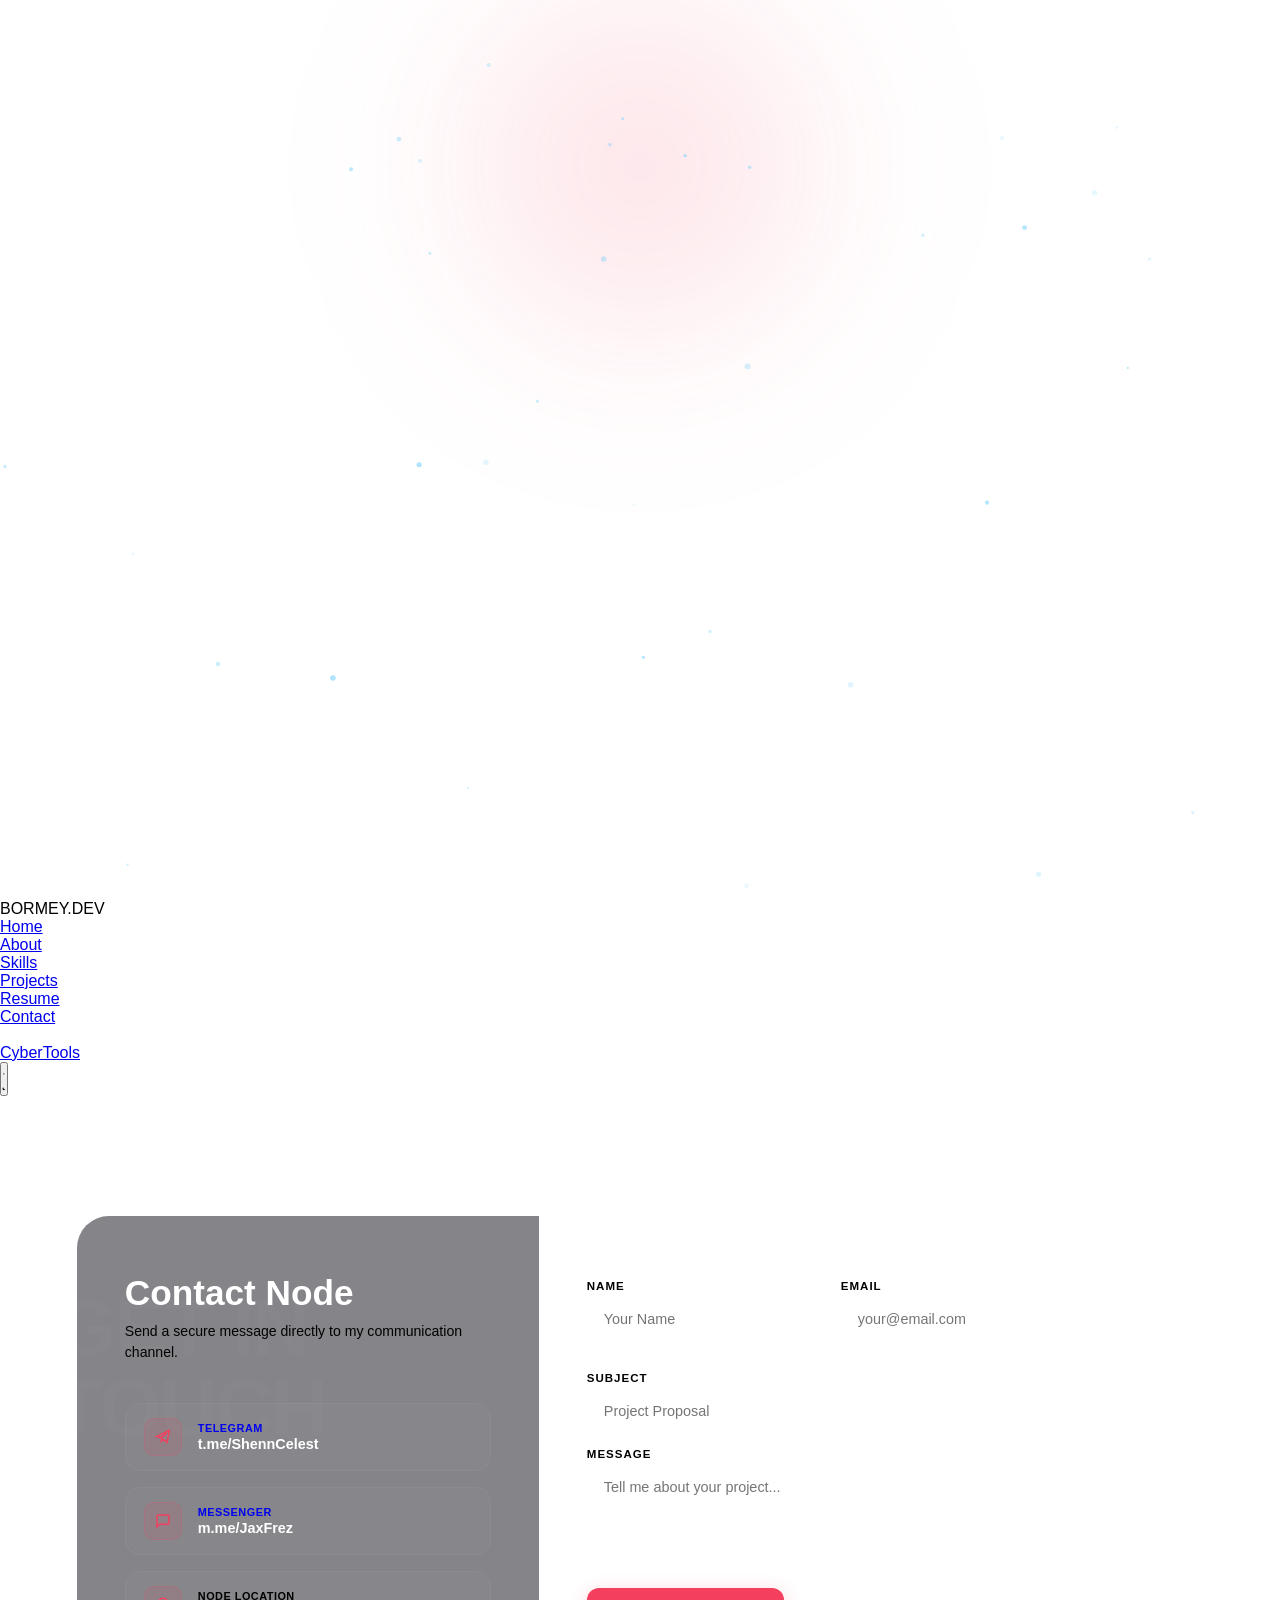
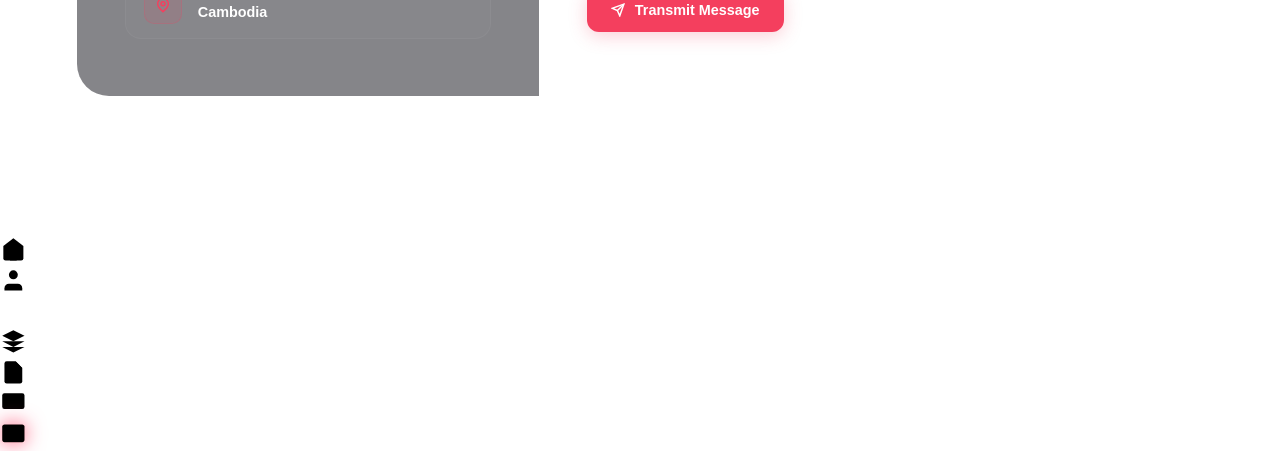
<file: contact.html>
<!DOCTYPE html>
<html lang="en">
<head>
  <meta charset="UTF-8">
  <meta name="viewport" content="width=device-width, initial-scale=1.0">
  <title>Contact - BORMEY.DEV</title>
  <link rel="stylesheet" href="style.css">
  <link rel="stylesheet" href="transitions.css">
  <style>
    /* ============================================================
       CONTACT PAGE — RADAR HUB & FORM SPLIT SCREEN
       ============================================================ */
    :root {
      --accent-color: #f43f5e !important;
      --accent-glow: rgba(244, 63, 94, 0.15) !important;
    }

    body {
      overflow-x: hidden;
      min-height: 100vh;
      display: flex;
      flex-direction: column;
    }

    /* Rose blob overlay */
    .bg-blobs::after {
      content: '';
      position: fixed;
      top: -10%;
      left: 30%;
      width: 40vw;
      height: 40vw;
      border-radius: 50%;
      background: radial-gradient(circle, rgba(244, 63, 94, 0.18) 0%, transparent 70%);
      filter: blur(80px);
      z-index: -1;
      pointer-events: none;
    }

    .page-main {
      flex: 1;
      display: flex;
      align-items: center;
      justify-content: center;
      padding: 120px 6% 140px;
      z-index: 1;
    }

    .contact-split-container {
      display: grid;
      grid-template-columns: 1.1fr 1.4fr;
      width: 100%;
      max-width: 1050px;
      background: var(--glass-bg);
      border: 1px solid var(--glass-border);
      box-shadow: var(--glass-shadow);
      border-radius: 32px;
      overflow: hidden;
      backdrop-filter: var(--glass-backdrop-blur);
      -webkit-backdrop-filter: var(--glass-backdrop-blur);
    }

    /* Left Panel: Signal Wave Radar */
    .contact-radar-panel {
      background: rgba(12, 13, 20, 0.5);
      border-right: 1px solid var(--glass-border);
      padding: 48px;
      position: relative;
      overflow: hidden;
      display: flex;
      flex-direction: column;
      justify-content: center;
      gap: 40px;
      min-height: 480px;
    }

    .contact-radar-bg-text {
      position: absolute;
      top: 15%;
      left: -5%;
      font-size: 5rem;
      font-weight: 900;
      color: rgba(255, 255, 255, 0.02);
      font-family: var(--font-heading);
      letter-spacing: -2px;
      pointer-events: none;
      line-height: 1;
    }

    .contact-radar-header h2 {
      font-family: var(--font-heading);
      font-size: 2.2rem;
      font-weight: 800;
      color: #fff;
      margin-bottom: 8px;
    }

    .contact-radar-header p {
      font-size: 0.88rem;
      color: var(--text-secondary);
      line-height: 1.5;
    }

    /* Contact Links */
    .radar-links-list {
      display: flex;
      flex-direction: column;
      gap: 16px;
      z-index: 3;
    }


    .radar-link-item {
      display: flex;
      align-items: center;
      gap: 16px;
      text-decoration: none;
      background: rgba(255, 255, 255, 0.02);
      border: 1px solid rgba(255, 255, 255, 0.04);
      padding: 14px 18px;
      border-radius: 16px;
      transition: var(--transition-fast);
    }

    .radar-link-item:hover {
      background: rgba(244, 63, 94, 0.05);
      border-color: rgba(244, 63, 94, 0.25);
      transform: translateX(4px);
    }

    .radar-link-icon {
      width: 38px;
      height: 38px;
      border-radius: 10px;
      background: rgba(244, 63, 94, 0.1);
      border: 1px solid rgba(244, 63, 94, 0.2);
      display: flex;
      align-items: center;
      justify-content: center;
      color: var(--accent-color);
    }

    .radar-link-icon svg {
      width: 16px;
      height: 16px;
      fill: none;
      stroke: currentColor;
      stroke-width: 2.2;
    }

    .radar-link-info {
      display: flex;
      flex-direction: column;
      gap: 2px;
    }

    .radar-link-lbl {
      font-size: 0.68rem;
      text-transform: uppercase;
      letter-spacing: 0.5px;
      color: var(--text-muted);
      font-weight: 700;
    }

    .radar-link-val {
      font-size: 0.9rem;
      color: #fff;
      font-weight: 600;
    }

    /* Right Panel: Clean Form */
    .contact-form-panel {
      padding: 48px;
      display: flex;
      flex-direction: column;
      justify-content: center;
    }

    .form-group-row {
      display: grid;
      grid-template-columns: 1fr 1fr;
      gap: 16px;
      margin-bottom: 16px;
    }

    .form-field-wrap {
      display: flex;
      flex-direction: column;
      gap: 6px;
      margin-bottom: 16px;
    }

    .form-field-wrap label {
      font-size: 0.72rem;
      text-transform: uppercase;
      letter-spacing: 1px;
      color: var(--text-secondary);
      font-weight: 700;
    }

    .form-field-wrap input,
    .form-field-wrap textarea {
      background: rgba(255, 255, 255, 0.03);
      border: 1px solid rgba(255, 255, 255, 0.08);
      border-radius: 12px;
      padding: 12px 16px;
      color: #fff;
      font-family: var(--font-body);
      outline: none;
      font-size: 0.9rem;
      transition: var(--transition-fast);
      resize: none;
    }

    .form-field-wrap input:focus,
    .form-field-wrap textarea:focus {
      border-color: var(--accent-color);
      background: rgba(244, 63, 94, 0.04);
      box-shadow: 0 0 10px rgba(244, 63, 94, 0.15);
    }

    .form-submit-btn {
      background: var(--accent-color);
      color: #fff;
      border: none;
      font-family: var(--font-heading);
      font-weight: 700;
      font-size: 0.9rem;
      padding: 14px 24px;
      border-radius: 12px;
      cursor: pointer;
      display: inline-flex;
      align-items: center;
      justify-content: center;
      gap: 10px;
      box-shadow: 0 4px 18px rgba(244, 63, 94, 0.25);
      transition: var(--transition-fast);
    }

    .form-submit-btn:hover {
      transform: translateY(-1px);
      box-shadow: 0 6px 24px rgba(244, 63, 94, 0.4);
    }

    .form-submit-btn svg {
      width: 14px;
      height: 14px;
      fill: none;
      stroke: currentColor;
      stroke-width: 2.5;
    }

    .dock-item-contact {
      opacity: 1 !important;
      filter: drop-shadow(0 0 10px #f43f5e) brightness(1.2) !important;
      border-color: rgba(244, 63, 94, 0.4) !important;
    }

    @media (max-width: 850px) {
      .contact-split-container {
        grid-template-columns: 1fr;
      }
      .contact-radar-panel {
        border-right: none;
        border-bottom: 1px solid var(--glass-border);
        min-height: auto;
        padding: 32px;
      }
      .contact-form-panel {
        padding: 32px;
      }
    }
  </style>
</head>
<body data-theme="dark">
  <!-- Transition overlay -->
  <div id="pt-bar"></div>
  <div id="pt-curtain">
    <div id="pt-panel"></div>
    <div id="pt-logo"><span class="pt-dot"></span>BORMEY<span class="pt-accent">.DEV</span></div>
  </div>

  <div id="cursor-glow"></div>
  <div class="bg-blobs">
    <div class="blob blob-1"></div>
    <div class="blob blob-2"></div>
    <div class="blob blob-3"></div>
  </div>
  <canvas id="particles-canvas"></canvas>

  <!-- Navbar -->
  <nav class="navbar" id="top-nav">
    <div class="nav-brand">BORMEY.DEV</div>
    <ul class="nav-links">
      <li><a href="index.html">Home</a></li>
      <li><a href="about.html">About</a></li>
      <li><a href="skills.html">Skills</a></li>
      <li><a href="projects.html">Projects</a></li>
      <li><a href="resume.html">Resume</a></li>
      <li><a href="contact.html" class="active">Contact</a></li>
      <li class="nav-divider"></li>
      <li><a href="./cybertools/index.html">CyberTools</a></li>
    </ul>
    <div class="nav-divider"></div>
    <button class="theme-toggle-btn" id="theme-toggle" aria-label="Toggle Theme">
      <svg class="sun-icon" viewBox="0 0 24 24"><circle cx="12" cy="12" r="4"/><path d="M12 2v2M12 20v2M4.93 4.93l1.41 1.41M17.66 17.66l1.41 1.41M2 12h2M20 12h2M6.34 17.66l-1.41 1.41M19.07 4.93l-1.41 1.41"/></svg>
      <svg class="moon-icon" viewBox="0 0 24 24"><path d="M12 3a6 6 0 0 0 9 9 9 9 0 1 1-9-9Z"/></svg>
    </button>
  </nav>

  <!-- Main Content -->
  <main class="page-main">
    
    <div class="contact-split-container">
      
      <!-- Left Radar Hub Panel -->
      <div class="contact-radar-panel">
        <div class="contact-radar-bg-text">GET IN<br>TOUCH</div>
        
        <div class="contact-radar-header">
          <h2>Contact Node</h2>
          <p>Send a secure message directly to my communication channel.</p>
        </div>


        <div class="radar-links-list">
          
          <a href="https://t.me/ShennCelest" target="_blank" class="radar-link-item">
            <div class="radar-link-icon">
              <svg viewBox="0 0 24 24"><path d="M21.5 2L2 11.5l6.8 1.7L18 5.5l-8.5 7.5v5.3l3-2.8 5.5 4.7z"/></svg>
            </div>
            <div class="radar-link-info">
              <span class="radar-link-lbl">Telegram</span>
              <span class="radar-link-val">t.me/ShennCelest</span>
            </div>
          </a>

          <a href="https://m.me/JaxFrez" target="_blank" class="radar-link-item">
            <div class="radar-link-icon">
              <svg viewBox="0 0 24 24"><path d="M21 15a2 2 0 0 1-2 2H7l-4 4V5a2 2 0 0 1 2-2h14a2 2 0 0 1 2 2z"/></svg>
            </div>
            <div class="radar-link-info">
              <span class="radar-link-lbl">Messenger</span>
              <span class="radar-link-val">m.me/JaxFrez</span>
            </div>
          </a>

          <div class="radar-link-item">
            <div class="radar-link-icon">
              <svg viewBox="0 0 24 24"><path d="M12 2a8 8 0 0 0-8 8c0 5.25 8 12 8 12s8-6.75 8-12a8 8 0 0 0-8-8z"/><circle cx="12" cy="10" r="3"/></svg>
            </div>
            <div class="radar-link-info">
              <span class="radar-link-lbl">Node Location</span>
              <span class="radar-link-val">Cambodia</span>
            </div>
          </div>

        </div>
      </div>

      <!-- Right Contact Form Panel -->
      <div class="contact-form-panel">
        <form id="contact-form-node">
          <div class="form-group-row">
            <div class="form-field-wrap">
              <label for="name">Name</label>
              <input type="text" id="name" required placeholder="Your Name">
            </div>
            <div class="form-field-wrap">
              <label for="email">Email</label>
              <input type="email" id="email" required placeholder="your@email.com">
            </div>
          </div>
          <div class="form-field-wrap">
            <label for="subject">Subject</label>
            <input type="text" id="subject" required placeholder="Project Proposal">
          </div>
          <div class="form-field-wrap">
            <label for="message">Message</label>
            <textarea id="message" rows="5" required placeholder="Tell me about your project..."></textarea>
          </div>
          <button type="submit" class="form-submit-btn">
            <svg viewBox="0 0 24 24"><line x1="22" y1="2" x2="11" y2="13"/><polygon points="22 2 15 22 11 13 2 9 22 2"/></svg>
            Transmit Message
          </button>
        </form>
      </div>

    </div>

  </main>

  <!-- Dock Menu -->
  <div class="dock-wrapper">
    <div class="dock">
      <a href="index.html" class="dock-item" data-tooltip="Home" aria-label="Home">
        <svg viewBox="0 0 24 24"><path d="M3 9l9-7 9 7v11a2 2 0 0 1-2 2H5a2 2 0 0 1-2-2z"/><polyline points="9 22 9 12 15 12 15 22"/></svg>
      </a>
      <a href="about.html" class="dock-item" data-tooltip="About" aria-label="About">
        <svg viewBox="0 0 24 24"><path d="M20 21v-2a4 4 0 0 0-4-4H8a4 4 0 0 0-4 4v2"/><circle cx="12" cy="7" r="4"/></svg>
      </a>
      <a href="skills.html" class="dock-item" data-tooltip="Skills" aria-label="Skills">
        <svg viewBox="0 0 24 24"><line x1="18" y1="20" x2="18" y2="10"/><line x1="12" y1="20" x2="12" y2="4"/><line x1="6" y1="20" x2="6" y2="14"/></svg>
      </a>
      <a href="projects.html" class="dock-item" data-tooltip="Projects" aria-label="Projects">
        <svg viewBox="0 0 24 24"><polygon points="12 2 2 7 12 12 22 7 12 2"/><polyline points="2 17 12 22 22 17"/><polyline points="2 12 12 17 22 12"/></svg>
      </a>
      <a href="resume.html" class="dock-item" data-tooltip="Resume" aria-label="Resume">
        <svg viewBox="0 0 24 24"><path d="M14 2H6a2 2 0 0 0-2 2v16a2 2 0 0 0 2 2h12a2 2 0 0 0 2-2V8z"/><polyline points="14 2 14 8 20 8"/></svg>
      </a>
      <a href="./cybertools/index.html" class="dock-item" data-tooltip="CyberTools" aria-label="CyberTools">
        <svg viewBox="0 0 24 24"><rect x="2" y="3" width="20" height="14" rx="2" ry="2"/><line x1="8" y1="21" x2="16" y2="21"/><line x1="12" y1="17" x2="12" y2="21"/><path d="m10 7 2 2-2 2"/></svg>
      </a>
      <a href="contact.html" class="dock-item dock-item-contact active" data-tooltip="Contact" aria-label="Contact">
        <svg viewBox="0 0 24 24"><path d="M4 4h16c1.1 0 2 .9 2 2v12c0 1.1-.9 2-2 2H4c-1.1 0-2-.9-2-2V6c0-1.1.9-2 2-2z"/><polyline points="22,6 12,13 2,6"/></svg>
      </a>
    </div>
  </div>

  <div id="toast-container"></div>
  <script src="script.js"></script>
  <script src="transitions.js"></script>
</body>
</html>
</file>
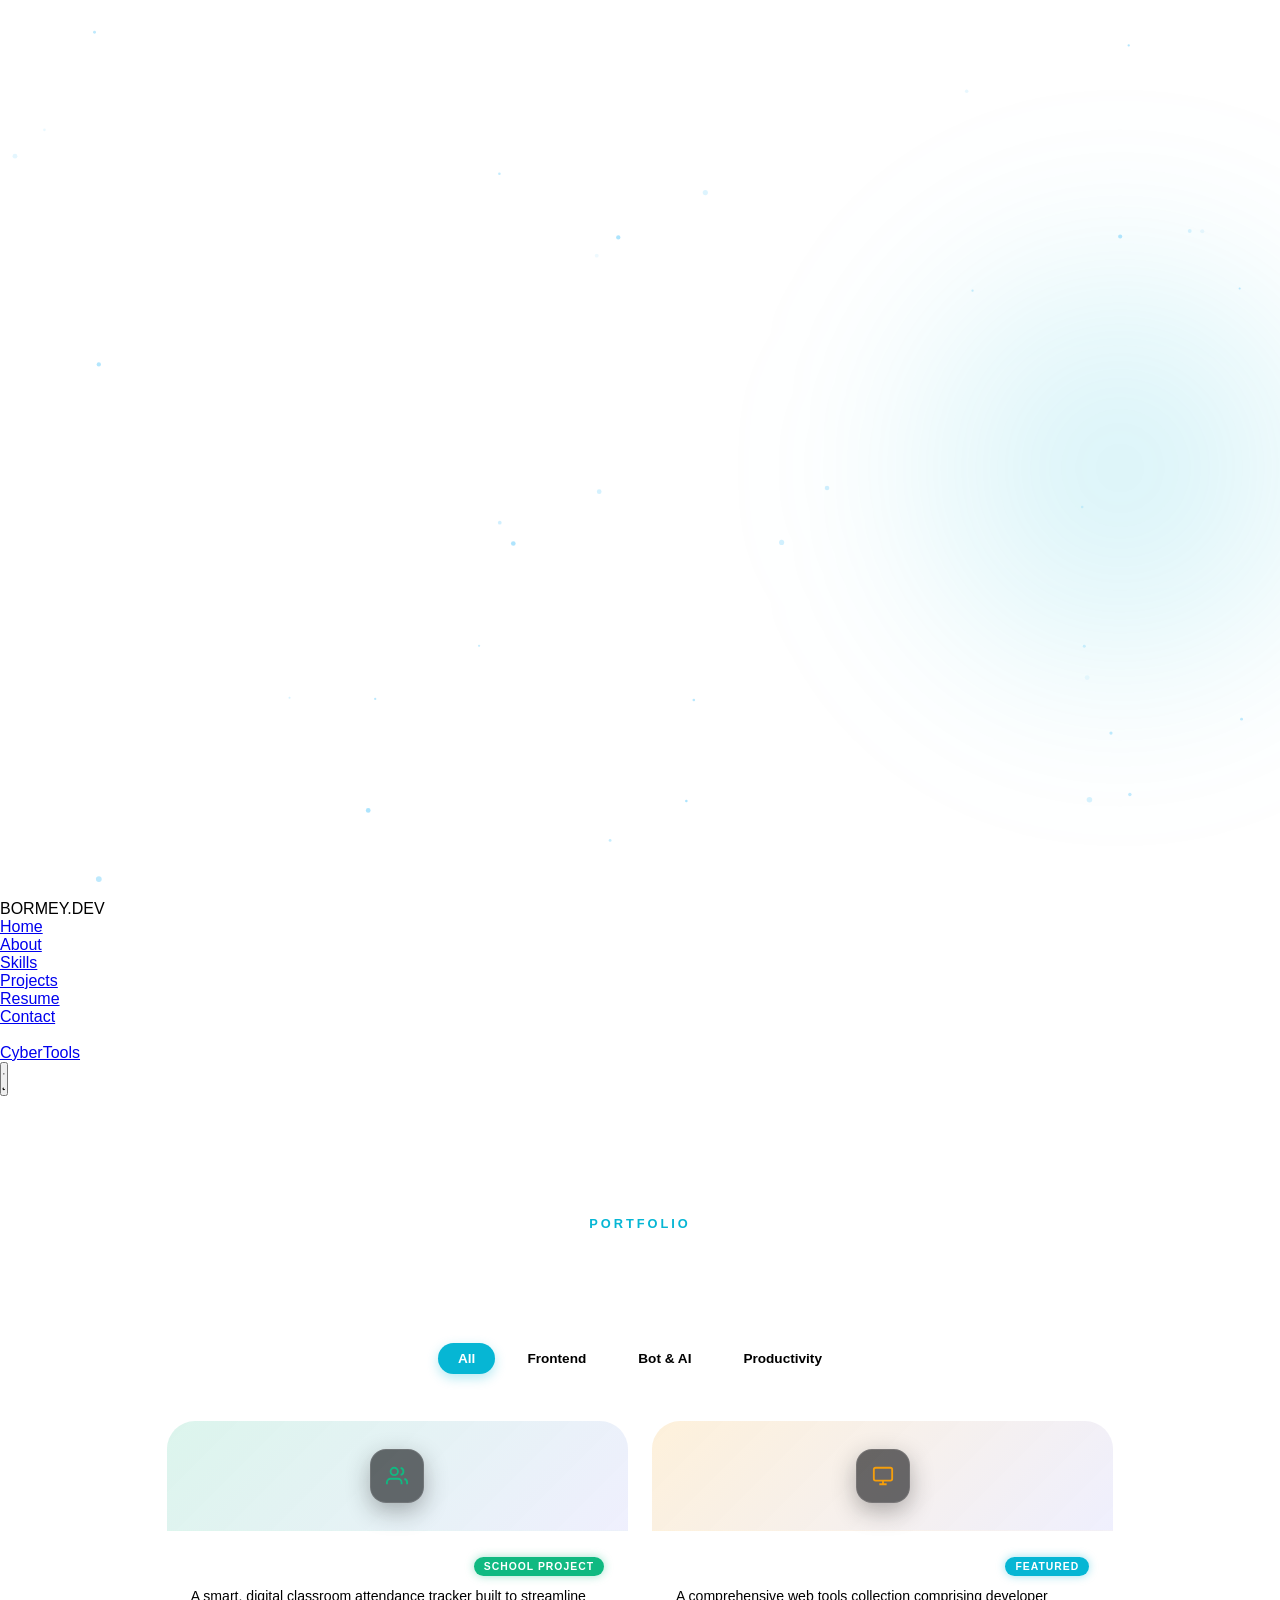
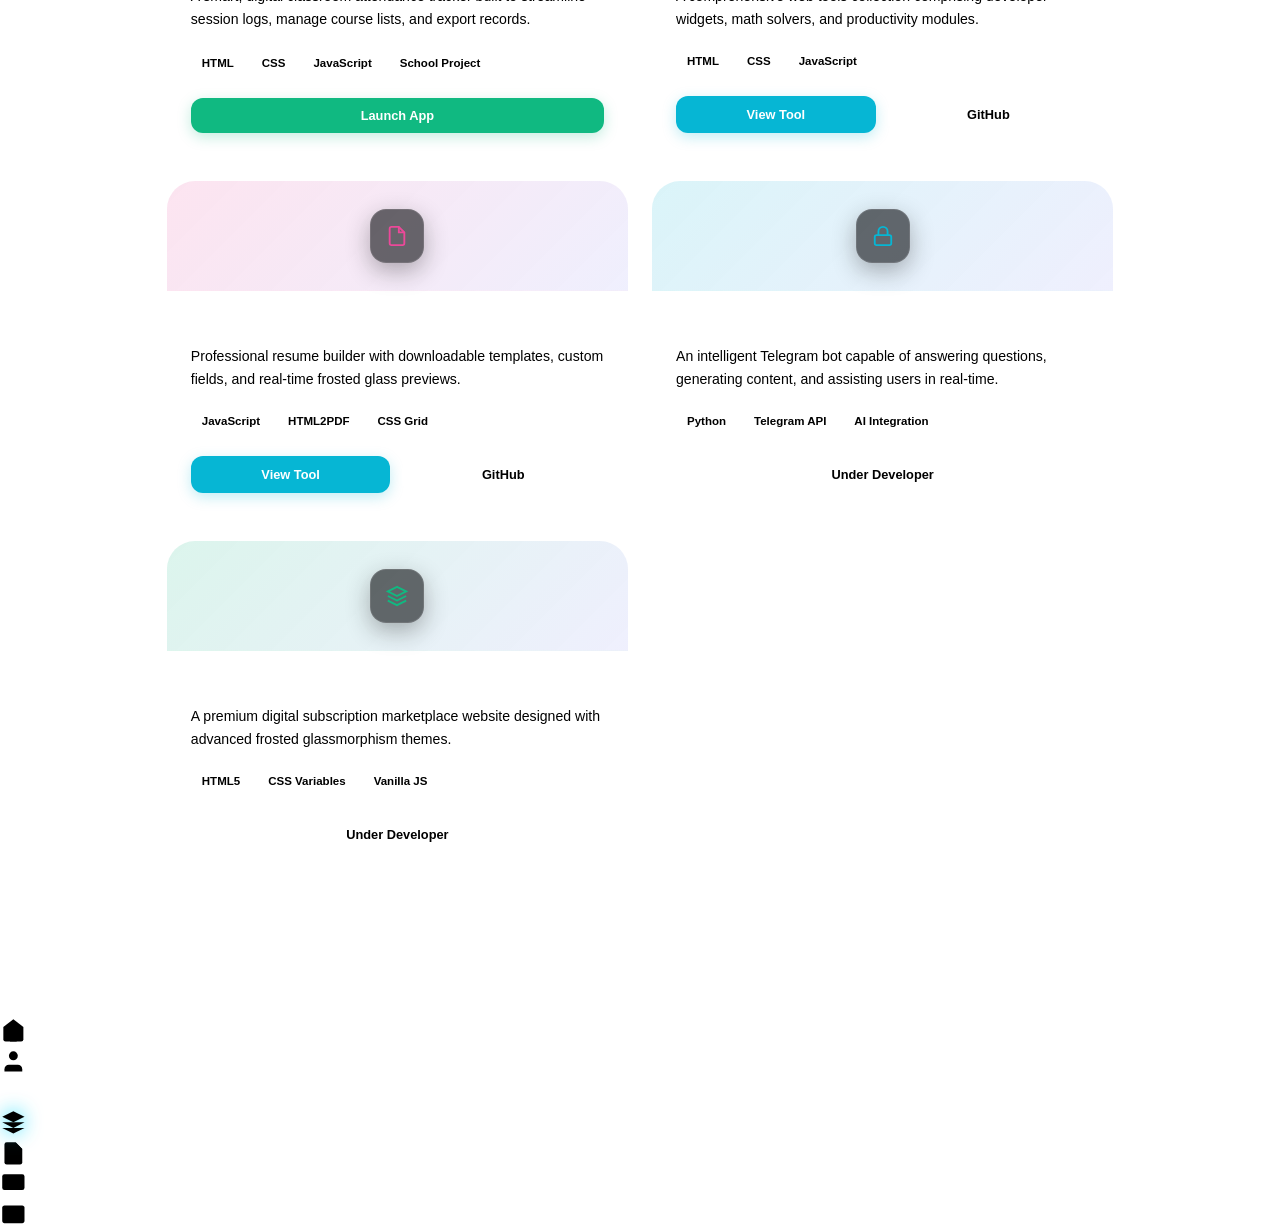
<file: projects.html>
<!DOCTYPE html>
<html lang="en">
<head>
  <meta charset="UTF-8">
  <meta name="viewport" content="width=device-width, initial-scale=1.0">
  <title>Projects - BORMEY.DEV</title>
  <link rel="stylesheet" href="style.css">
  <link rel="stylesheet" href="transitions.css">
  <style>
    /* ============================================================
       PROJECTS PAGE — CYAN MASONRY & FILTER SHOWCASE
       ============================================================ */
    :root {
      --accent-color: #06b6d4 !important;
      --accent-glow: rgba(6, 182, 212, 0.15) !important;
    }

    body {
      overflow-x: hidden;
      min-height: 100vh;
      display: flex;
      flex-direction: column;
    }

    /* Cyan blob overlay */
    .bg-blobs::after {
      content: '';
      position: fixed;
      top: 20%;
      right: -10%;
      width: 45vw;
      height: 45vw;
      border-radius: 50%;
      background: radial-gradient(circle, rgba(6, 182, 212, 0.2) 0%, transparent 70%);
      filter: blur(80px);
      z-index: -1;
      pointer-events: none;
    }

    .page-main {
      flex: 1;
      display: flex;
      flex-direction: column;
      align-items: center;
      padding: 120px 6% 140px;
      z-index: 1;
      width: 100%;
      max-width: 1100px;
      margin: 0 auto;
    }

    .proj-hero {
      text-align: center;
      margin-bottom: 32px;
    }

    .proj-hero span {
      font-size: 0.8rem;
      letter-spacing: 3px;
      text-transform: uppercase;
      color: var(--accent-color);
      font-weight: 700;
      display: block;
      margin-bottom: 8px;
    }

    .proj-hero h1 {
      font-family: var(--font-heading);
      font-size: 3.5rem;
      font-weight: 900;
      letter-spacing: -1.5px;
      color: #fff;
    }

    /* Filter pill row */
    .proj-filter-bar {
      display: flex;
      gap: 12px;
      margin-bottom: 40px;
      background: rgba(255, 255, 255, 0.03);
      border: 1px solid rgba(255, 255, 255, 0.06);
      padding: 6px;
      border-radius: 99px;
      backdrop-filter: blur(10px);
      z-index: 10;
    }

    .proj-filter-btn {
      background: transparent;
      border: none;
      color: var(--text-secondary);
      font-family: var(--font-heading);
      font-weight: 700;
      font-size: 0.85rem;
      padding: 8px 20px;
      border-radius: 99px;
      cursor: pointer;
      transition: var(--transition-fast);
    }

    .proj-filter-btn.active {
      background: var(--accent-color);
      color: #fff;
      box-shadow: 0 4px 12px rgba(6, 182, 212, 0.3);
    }

    /* Grid layout */
    .proj-grid {
      display: grid;
      grid-template-columns: repeat(2, 1fr);
      gap: 24px;
      width: 100%;
    }

    .proj-card {
      background: var(--glass-bg);
      border: 1px solid var(--glass-border);
      box-shadow: var(--glass-shadow);
      backdrop-filter: var(--glass-backdrop-blur);
      -webkit-backdrop-filter: var(--glass-backdrop-blur);
      border-radius: 28px;
      overflow: hidden;
      display: flex;
      flex-direction: column;
      height: 100%;
      position: relative;
      transition: var(--transition-spring);
    }

    .proj-card.hidden {
      display: none !important;
    }

    /* Colored header banner */
    .proj-card-banner {
      height: 110px;
      background: linear-gradient(135deg, rgba(6, 182, 212, 0.15) 0%, rgba(99, 102, 241, 0.1) 100%);
      border-bottom: 1px solid rgba(255, 255, 255, 0.05);
      display: flex;
      align-items: center;
      justify-content: center;
      position: relative;
    }

    .proj-card-icon {
      width: 54px;
      height: 54px;
      border-radius: 16px;
      background: rgba(8, 9, 12, 0.6);
      border: 1px solid rgba(255, 255, 255, 0.1);
      display: flex;
      align-items: center;
      justify-content: center;
      color: var(--accent-color);
      box-shadow: 0 8px 24px rgba(0,0,0,0.3);
    }

    .proj-card-icon svg {
      width: 22px;
      height: 22px;
      fill: none;
      stroke: currentColor;
      stroke-width: 2;
    }

    .proj-card-content {
      padding: 24px;
      display: flex;
      flex-direction: column;
      flex: 1;
    }

    .proj-card-content h3 {
      font-family: var(--font-heading);
      font-size: 1.2rem;
      font-weight: 700;
      color: #fff;
      margin-bottom: 8px;
      display: flex;
      align-items: center;
      justify-content: space-between;
    }

    .proj-featured-badge {
      font-size: 0.65rem;
      font-weight: 800;
      letter-spacing: 1px;
      text-transform: uppercase;
      background: var(--accent-color);
      color: #fff;
      padding: 4px 10px;
      border-radius: 99px;
      box-shadow: 0 0 10px rgba(6, 182, 212, 0.4);
    }

    .proj-card-content p {
      font-size: 0.88rem;
      color: var(--text-secondary);
      line-height: 1.6;
      margin-bottom: 20px;
      flex: 1;
    }

    .proj-tags {
      display: flex;
      flex-wrap: wrap;
      gap: 6px;
      margin-bottom: 24px;
    }

    .proj-tag {
      background: rgba(255, 255, 255, 0.03);
      border: 1px solid rgba(255, 255, 255, 0.05);
      padding: 4px 10px;
      border-radius: 6px;
      font-size: 0.72rem;
      font-weight: 700;
      color: var(--text-muted);
    }

    .proj-links {
      display: flex;
      gap: 12px;
    }

    .proj-btn {
      flex: 1;
      display: inline-flex;
      align-items: center;
      justify-content: center;
      gap: 8px;
      padding: 10px 16px;
      border-radius: 12px;
      text-decoration: none;
      font-size: 0.8rem;
      font-weight: 700;
      font-family: var(--font-heading);
      transition: var(--transition-fast);
      cursor: pointer;
    }

    .proj-btn.primary {
      background: var(--accent-color);
      color: #fff;
      box-shadow: 0 4px 14px rgba(6, 182, 212, 0.25);
    }

    .proj-btn.primary:hover {
      transform: translateY(-1px);
      box-shadow: 0 6px 20px rgba(6, 182, 212, 0.4);
    }

    .proj-btn.secondary {
      background: rgba(255, 255, 255, 0.03);
      border: 1px solid rgba(255, 255, 255, 0.06);
      color: var(--text-secondary);
    }

    .proj-btn.secondary:hover {
      background: rgba(255, 255, 255, 0.06);
      color: #fff;
    }

    .dock-item-projects {
      opacity: 1 !important;
      filter: drop-shadow(0 0 10px #06b6d4) brightness(1.2) !important;
      border-color: rgba(6, 182, 212, 0.4) !important;
    }

    @media (max-width: 800px) {
      .proj-grid {
        grid-template-columns: 1fr;
      }
    }
  </style>
</head>
<body data-theme="dark">
  <!-- Transition overlay -->
  <div id="pt-bar"></div>
  <div id="pt-curtain">
    <div id="pt-panel"></div>
    <div id="pt-logo"><span class="pt-dot"></span>BORMEY<span class="pt-accent">.DEV</span></div>
  </div>

  <div id="cursor-glow"></div>
  <div class="bg-blobs">
    <div class="blob blob-1"></div>
    <div class="blob blob-2"></div>
    <div class="blob blob-3"></div>
  </div>
  <canvas id="particles-canvas"></canvas>

  <!-- Navbar -->
  <nav class="navbar" id="top-nav">
    <div class="nav-brand">BORMEY.DEV</div>
    <ul class="nav-links">
      <li><a href="index.html">Home</a></li>
      <li><a href="about.html">About</a></li>
      <li><a href="skills.html">Skills</a></li>
      <li><a href="projects.html" class="active">Projects</a></li>
      <li><a href="resume.html">Resume</a></li>
      <li><a href="contact.html">Contact</a></li>
      <li class="nav-divider"></li>
      <li><a href="./cybertools/index.html">CyberTools</a></li>
    </ul>
    <div class="nav-divider"></div>
    <button class="theme-toggle-btn" id="theme-toggle" aria-label="Toggle Theme">
      <svg class="sun-icon" viewBox="0 0 24 24"><circle cx="12" cy="12" r="4"/><path d="M12 2v2M12 20v2M4.93 4.93l1.41 1.41M17.66 17.66l1.41 1.41M2 12h2M20 12h2M6.34 17.66l-1.41 1.41M19.07 4.93l-1.41 1.41"/></svg>
      <svg class="moon-icon" viewBox="0 0 24 24"><path d="M12 3a6 6 0 0 0 9 9 9 9 0 1 1-9-9Z"/></svg>
    </button>
  </nav>

  <!-- Main Content -->
  <main class="page-main">
    
    <div class="proj-hero">
      <span>Portfolio</span>
      <h1>PROJECTS</h1>
    </div>

    <!-- Filter Bar -->
    <div class="proj-filter-bar">
      <button class="proj-filter-btn active" data-filter="all">All</button>
      <button class="proj-filter-btn" data-filter="frontend">Frontend</button>
      <button class="proj-filter-btn" data-filter="bot">Bot & AI</button>
      <button class="proj-filter-btn" data-filter="productivity">Productivity</button>
    </div>

    <!-- Grid -->
    <div class="proj-grid">
      
      <!-- Project 1: Attendance System (Active) -->
      <div class="proj-card" data-category="frontend">
        <div class="proj-card-banner" style="background: linear-gradient(135deg, rgba(16, 185, 129, 0.15) 0%, rgba(99, 102, 241, 0.1) 100%);">
          <div class="proj-card-icon" style="color: #10b981;">
            <svg viewBox="0 0 24 24"><path d="M17 21v-2a4 4 0 0 0-4-4H5a4 4 0 0 0-4 4v2"/><circle cx="9" cy="7" r="4"/><path d="M23 21v-2a4 4 0 0 0-3-3.87"/><path d="M16 3.13a4 4 0 0 1 0 7.75"/></svg>
          </div>
        </div>
        <div class="proj-card-content">
          <h3>Attendance System <span class="proj-featured-badge" style="background:#10b981; box-shadow:0 0 10px rgba(16,185,129,0.4);">School Project</span></h3>
          <p>A smart, digital classroom attendance tracker built to streamline session logs, manage course lists, and export records.</p>
          <div class="proj-tags">
            <span class="proj-tag">HTML</span>
            <span class="proj-tag">CSS</span>
            <span class="proj-tag">JavaScript</span>
            <span class="proj-tag">School Project</span>
          </div>
          <div class="proj-links">
            <a href="https://attendance-snowy-delta.vercel.app/" target="_blank" class="proj-btn primary" style="background:#10b981; box-shadow: 0 4px 14px rgba(16,185,129,0.25);">Launch App</a>
          </div>
        </div>
      </div>

      <!-- Project 2: Tools Hub (Active) -->
      <div class="proj-card" data-category="productivity">
        <div class="proj-card-banner" style="background: linear-gradient(135deg, rgba(245, 158, 11, 0.15) 0%, rgba(99, 102, 241, 0.1) 100%);">
          <div class="proj-card-icon" style="color: #f59e0b;">
            <svg viewBox="0 0 24 24"><rect x="2" y="3" width="20" height="14" rx="2" ry="2"/><line x1="8" y1="21" x2="16" y2="21"/><line x1="12" y1="17" x2="12" y2="21"/></svg>
          </div>
        </div>
        <div class="proj-card-content">
          <h3>All-in-One Tools Hub <span class="proj-featured-badge">Featured</span></h3>
          <p>A comprehensive web tools collection comprising developer widgets, math solvers, and productivity modules.</p>
          <div class="proj-tags">
            <span class="proj-tag">HTML</span>
            <span class="proj-tag">CSS</span>
            <span class="proj-tag">JavaScript</span>
          </div>
          <div class="proj-links">
            <a href="./cybertools/index.html" class="proj-btn primary">View Tool</a>
            <a href="https://github.com" target="_blank" class="proj-btn secondary">GitHub</a>
          </div>
        </div>
      </div>

      <!-- Project 3: CV Builder (Active) -->
      <div class="proj-card" data-category="frontend">
        <div class="proj-card-banner" style="background: linear-gradient(135deg, rgba(236, 72, 153, 0.15) 0%, rgba(99, 102, 241, 0.1) 100%);">
          <div class="proj-card-icon" style="color: #ec4899;">
            <svg viewBox="0 0 24 24"><path d="M14 2H6a2 2 0 0 0-2 2v16a2 2 0 0 0 2 2h12a2 2 0 0 0 2-2V8z"/><polyline points="14 2 14 8 20 8"/></svg>
          </div>
        </div>
        <div class="proj-card-content">
          <h3>CV Builder Platform</h3>
          <p>Professional resume builder with downloadable templates, custom fields, and real-time frosted glass previews.</p>
          <div class="proj-tags">
            <span class="proj-tag">JavaScript</span>
            <span class="proj-tag">HTML2PDF</span>
            <span class="proj-tag">CSS Grid</span>
          </div>
          <div class="proj-links">
            <a href="./cv-builder-pro/index.html" class="proj-btn primary">View Tool</a>
            <a href="https://github.com" target="_blank" class="proj-btn secondary">GitHub</a>
          </div>
        </div>
      </div>

      <!-- Project 4: Telegram Assistant (Under Developer) -->
      <div class="proj-card" data-category="bot">
        <div class="proj-card-banner">
          <div class="proj-card-icon">
            <svg viewBox="0 0 24 24"><rect x="3" y="11" width="18" height="11" rx="2" ry="2"/><path d="M7 11V7a5 5 0 0 1 10 0v4"/></svg>
          </div>
        </div>
        <div class="proj-card-content">
          <h3>AI Telegram Assistant</h3>
          <p>An intelligent Telegram bot capable of answering questions, generating content, and assisting users in real-time.</p>
          <div class="proj-tags">
            <span class="proj-tag">Python</span>
            <span class="proj-tag">Telegram API</span>
            <span class="proj-tag">AI Integration</span>
          </div>
          <div class="proj-links">
            <span class="proj-btn secondary" style="cursor: default;">Under Developer</span>
          </div>
        </div>
      </div>

      <!-- Project 5: Subscription Store (Under Developer) -->
      <div class="proj-card" data-category="frontend">
        <div class="proj-card-banner" style="background: linear-gradient(135deg, rgba(16, 185, 129, 0.15) 0%, rgba(99, 102, 241, 0.1) 100%);">
          <div class="proj-card-icon" style="color: #10b981;">
            <svg viewBox="0 0 24 24"><polygon points="12 2 2 7 12 12 22 7 12 2"/><polyline points="2 17 12 22 22 17"/><polyline points="2 12 12 17 22 12"/></svg>
          </div>
        </div>
        <div class="proj-card-content">
          <h3>Subscription Store</h3>
          <p>A premium digital subscription marketplace website designed with advanced frosted glassmorphism themes.</p>
          <div class="proj-tags">
            <span class="proj-tag">HTML5</span>
            <span class="proj-tag">CSS Variables</span>
            <span class="proj-tag">Vanilla JS</span>
          </div>
          <div class="proj-links">
            <span class="proj-btn secondary" style="cursor: default;">Under Developer</span>
          </div>
        </div>
      </div>


  </main>

  <!-- Dock Menu -->
  <div class="dock-wrapper">
    <div class="dock">
      <a href="index.html" class="dock-item" data-tooltip="Home" aria-label="Home">
        <svg viewBox="0 0 24 24"><path d="M3 9l9-7 9 7v11a2 2 0 0 1-2 2H5a2 2 0 0 1-2-2z"/><polyline points="9 22 9 12 15 12 15 22"/></svg>
      </a>
      <a href="about.html" class="dock-item" data-tooltip="About" aria-label="About">
        <svg viewBox="0 0 24 24"><path d="M20 21v-2a4 4 0 0 0-4-4H8a4 4 0 0 0-4 4v2"/><circle cx="12" cy="7" r="4"/></svg>
      </a>
      <a href="skills.html" class="dock-item" data-tooltip="Skills" aria-label="Skills">
        <svg viewBox="0 0 24 24"><line x1="18" y1="20" x2="18" y2="10"/><line x1="12" y1="20" x2="12" y2="4"/><line x1="6" y1="20" x2="6" y2="14"/></svg>
      </a>
      <a href="projects.html" class="dock-item dock-item-projects active" data-tooltip="Projects" aria-label="Projects">
        <svg viewBox="0 0 24 24"><polygon points="12 2 2 7 12 12 22 7 12 2"/><polyline points="2 17 12 22 22 17"/><polyline points="2 12 12 17 22 12"/></svg>
      </a>
      <a href="resume.html" class="dock-item" data-tooltip="Resume" aria-label="Resume">
        <svg viewBox="0 0 24 24"><path d="M14 2H6a2 2 0 0 0-2 2v16a2 2 0 0 0 2 2h12a2 2 0 0 0 2-2V8z"/><polyline points="14 2 14 8 20 8"/></svg>
      </a>
      <a href="./cybertools/index.html" class="dock-item" data-tooltip="CyberTools" aria-label="CyberTools">
        <svg viewBox="0 0 24 24"><rect x="2" y="3" width="20" height="14" rx="2" ry="2"/><line x1="8" y1="21" x2="16" y2="21"/><line x1="12" y1="17" x2="12" y2="21"/><path d="m10 7 2 2-2 2"/></svg>
      </a>
      <a href="contact.html" class="dock-item" data-tooltip="Contact" aria-label="Contact">
        <svg viewBox="0 0 24 24"><path d="M4 4h16c1.1 0 2 .9 2 2v12c0 1.1-.9 2-2 2H4c-1.1 0-2-.9-2-2V6c0-1.1.9-2 2-2z"/><polyline points="22,6 12,13 2,6"/></svg>
      </a>
    </div>
  </div>

  <div id="toast-container"></div>
  <script src="script.js"></script>
  <script src="transitions.js"></script>
  <script>
    // ── Filter functionality ──
    const filterButtons = document.querySelectorAll('.proj-filter-btn');
    const projectCards = document.querySelectorAll('.proj-card');

    filterButtons.forEach(btn => {
      btn.addEventListener('click', () => {
        // Active button styles
        filterButtons.forEach(b => b.classList.remove('active'));
        btn.classList.add('active');

        const filterValue = btn.getAttribute('data-filter');

        projectCards.forEach(card => {
          const category = card.getAttribute('data-category');
          if (filterValue === 'all' || category === filterValue) {
            card.classList.remove('hidden');
          } else {
            card.classList.add('hidden');
          }
        });
      });
    });
  </script>
</body>
</html>
</file>
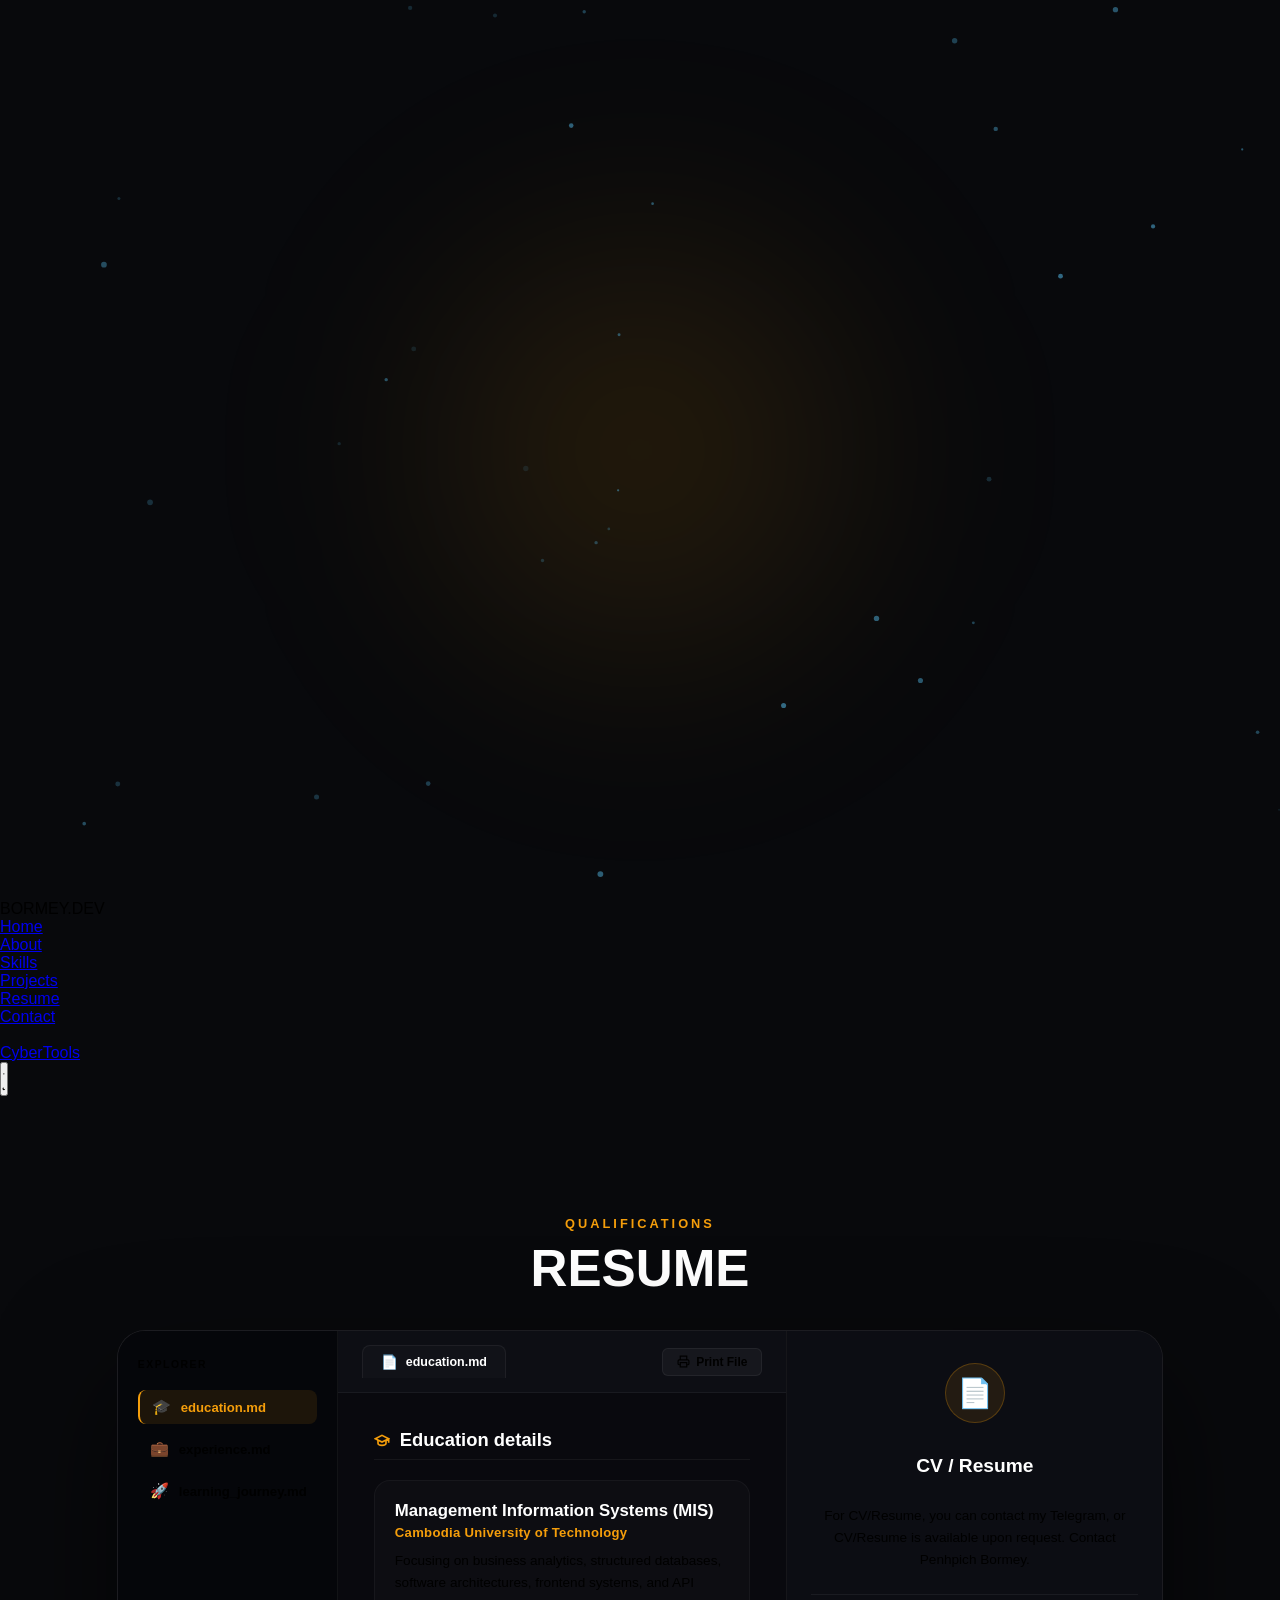
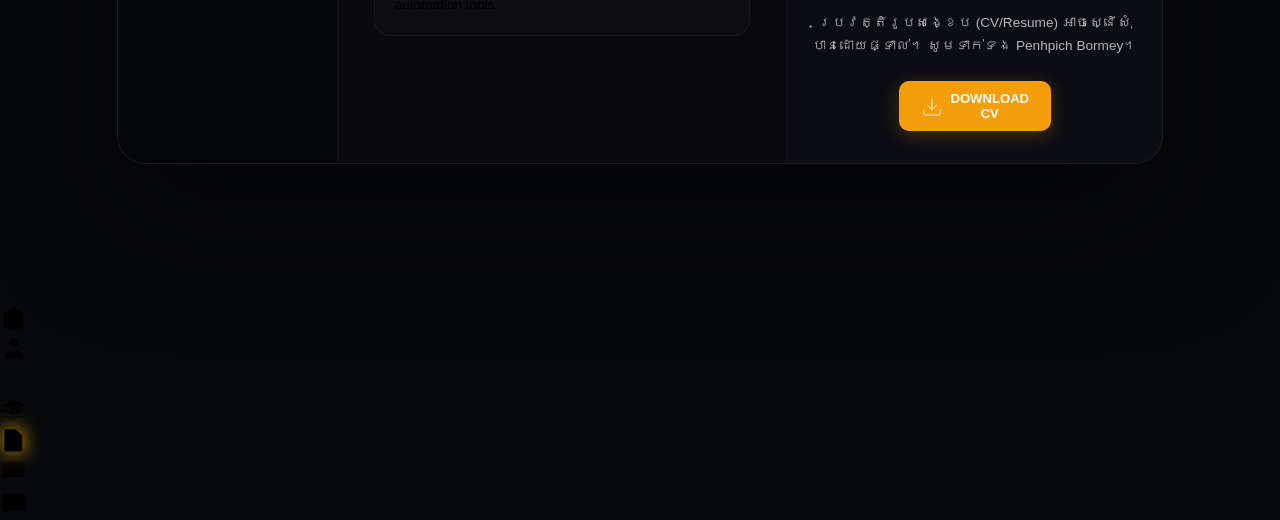
<file: resume.html>
<!DOCTYPE html>
<html lang="en">
<head>
  <meta charset="UTF-8">
  <meta name="viewport" content="width=device-width, initial-scale=1.0">
  <title>Resume - BORMEY.DEV</title>
  <link rel="stylesheet" href="style.css">
  <link rel="stylesheet" href="transitions.css">
  <style>
    /* ============================================================
       RESUME PAGE — FUTURISTIC INTERACTIVE WORKSPACE
       ============================================================ */
    :root {
      --accent-color: #f59e0b !important;
      --accent-glow: rgba(245, 158, 11, 0.18) !important;
    }

    body {
      overflow-x: hidden;
      min-height: 100vh;
      display: flex;
      flex-direction: column;
      background: #08090c;
    }

    /* Glowing warm background blob */
    .bg-blobs::after {
      content: '';
      position: fixed;
      top: 50%;
      left: 50%;
      transform: translate(-50%, -50%);
      width: 50vw;
      height: 50vw;
      border-radius: 50%;
      background: radial-gradient(circle, rgba(245, 158, 11, 0.15) 0%, transparent 70%);
      filter: blur(90px);
      z-index: -1;
      pointer-events: none;
    }

    .page-main {
      flex: 1;
      display: flex;
      flex-direction: column;
      align-items: center;
      padding: 120px 6% 140px;
      z-index: 1;
      width: 100%;
      max-width: 1200px;
      margin: 0 auto;
    }

    .resume-hero {
      text-align: center;
      margin-bottom: 32px;
    }

    .resume-hero span {
      font-size: 0.8rem;
      letter-spacing: 3px;
      text-transform: uppercase;
      color: var(--accent-color);
      font-weight: 700;
      display: block;
      margin-bottom: 8px;
    }

    .resume-hero h1 {
      font-family: var(--font-heading);
      font-size: 3.2rem;
      font-weight: 900;
      color: #fff;
    }

    /* ── Main Workspace Panel ── */
    .workspace-container {
      display: grid;
      grid-template-columns: 220px 1.2fr 1fr;
      width: 100%;
      background: rgba(10, 11, 16, 0.8);
      border: 1px solid rgba(255, 255, 255, 0.08);
      border-radius: 28px;
      overflow: hidden;
      box-shadow: 0 50px 120px rgba(0,0,0,0.6);
      backdrop-filter: blur(30px);
      -webkit-backdrop-filter: blur(30px);
    }

    /* 1. Sidebar Tree */
    .ws-sidebar {
      background: rgba(6, 7, 10, 0.95);
      border-right: 1px solid rgba(255, 255, 255, 0.05);
      padding: 28px 20px;
      display: flex;
      flex-direction: column;
      gap: 20px;
    }

    .sidebar-header {
      font-size: 0.65rem;
      font-weight: 800;
      color: var(--text-muted);
      text-transform: uppercase;
      letter-spacing: 1.5px;
    }

    .tree-list {
      display: flex;
      flex-direction: column;
      gap: 8px;
    }

    .tree-node {
      display: flex;
      align-items: center;
      gap: 10px;
      padding: 8px 12px;
      border-radius: 8px;
      font-size: 0.82rem;
      font-weight: 600;
      color: var(--text-secondary);
      cursor: pointer;
      transition: var(--transition-fast);
      user-select: none;
    }

    .tree-node:hover {
      background: rgba(255, 255, 255, 0.03);
      color: #fff;
    }

    .tree-node.active {
      background: rgba(245, 158, 11, 0.1);
      color: var(--accent-color);
      border-left: 2px solid var(--accent-color);
    }

    .tree-icon {
      font-size: 0.95rem;
    }

    /* 2. Visual Content Center Column */
    .ws-center-column {
      border-right: 1px solid rgba(255, 255, 255, 0.05);
      display: flex;
      flex-direction: column;
    }

    .ws-toolbar {
      background: rgba(14, 15, 22, 0.9);
      border-bottom: 1px solid rgba(255, 255, 255, 0.05);
      padding: 14px 24px;
      display: flex;
      justify-content: space-between;
      align-items: center;
    }

    .ws-tab {
      background: rgba(255, 255, 255, 0.02);
      border: 1px solid rgba(255, 255, 255, 0.06);
      border-bottom: none;
      padding: 8px 18px;
      border-radius: 8px 8px 0 0;
      font-size: 0.78rem;
      color: #fff;
      font-weight: 700;
      display: flex;
      align-items: center;
      gap: 8px;
    }

    .ws-tab::before {
      content: '📄';
      font-size: 0.85rem;
    }

    .ws-action-btn {
      background: rgba(255,255,255,0.04);
      border: 1px solid rgba(255,255,255,0.06);
      color: var(--text-secondary);
      font-size: 0.75rem;
      font-weight: 700;
      padding: 6px 14px;
      border-radius: 6px;
      display: inline-flex;
      align-items: center;
      gap: 6px;
      cursor: pointer;
      text-decoration: none;
      transition: var(--transition-fast);
    }

    .ws-action-btn:hover {
      background: var(--accent-color);
      color: #fff;
      border-color: var(--accent-color);
    }

    .ws-action-btn svg {
      width: 13px; height: 13px;
      fill: none;
      stroke: currentColor;
      stroke-width: 2.2;
    }

    .ws-content {
      padding: 36px;
      overflow-y: auto;
      max-height: 520px;
    }

    /* Content components */
    .sec-block {
      display: none;
    }

    .sec-block.active {
      display: block;
      animation: fadeInBlock 0.35s ease;
    }

    @keyframes fadeInBlock {
      from { opacity: 0; transform: translateY(6px); }
      to { opacity: 1; transform: translateY(0); }
    }

    .sec-header {
      font-family: var(--font-heading);
      font-size: 1.15rem;
      font-weight: 800;
      color: #fff;
      margin-bottom: 20px;
      border-bottom: 1px solid rgba(255,255,255,0.05);
      padding-bottom: 8px;
      display: flex;
      align-items: center;
      gap: 10px;
    }

    .sec-header svg {
      width: 16px; height: 16px;
      stroke: var(--accent-color);
      stroke-width: 2.5;
    }

    .card-item {
      background: rgba(255,255,255,0.02);
      border: 1px solid rgba(255,255,255,0.04);
      border-radius: 16px;
      padding: 20px;
      margin-bottom: 16px;
      transition: var(--transition-fast);
    }

    .card-item:hover {
      background: rgba(245, 158, 11, 0.03);
      border-color: rgba(245, 158, 11, 0.15);
    }

    .card-item-title {
      font-family: var(--font-heading);
      font-size: 1.05rem;
      font-weight: 700;
      color: #fff;
      margin-bottom: 4px;
    }

    .card-item-sub {
      font-size: 0.82rem;
      color: var(--accent-color);
      font-weight: 700;
      margin-bottom: 10px;
      letter-spacing: 0.3px;
    }

    .card-item-desc {
      font-size: 0.85rem;
      color: var(--text-secondary);
      line-height: 1.6;
    }

    /* 3. CV Request Right Panel */
    .ws-right-column {
      background: rgba(14, 16, 24, 0.65);
      padding: 32px 24px;
      display: flex;
      flex-direction: column;
      align-items: center;
      justify-content: center;
      text-align: center;
      gap: 24px;
    }

    .ws-cv-icon-wrap {
      width: 60px; height: 60px;
      border-radius: 50%;
      background: rgba(245, 158, 11, 0.1);
      border: 1px solid rgba(245, 158, 11, 0.25);
      display: flex;
      align-items: center;
      justify-content: center;
      color: var(--accent-color);
      font-size: 1.8rem;
      margin-bottom: 8px;
    }

    .ws-cv-title {
      font-family: var(--font-heading);
      font-size: 1.2rem;
      font-weight: 800;
      color: #fff;
      margin-bottom: 4px;
    }

    .ws-cv-notice-en {
      font-size: 0.85rem;
      color: var(--text-secondary);
      line-height: 1.6;
    }

    .ws-cv-notice-kh {
      font-size: 0.85rem;
      color: rgba(255,255,255,0.7);
      line-height: 1.7;
      font-weight: 500;
      border-top: 1px solid rgba(255,255,255,0.06);
      padding-top: 16px;
      width: 100%;
    }

    .ws-cv-btn-link {
      background: var(--accent-color);
      color: #fff;
      text-decoration: none;
      font-family: var(--font-heading);
      font-weight: 700;
      font-size: 0.82rem;
      padding: 10px 22px;
      border-radius: 10px;
      box-shadow: 0 4px 18px rgba(245, 158, 11, 0.25);
      display: inline-flex;
      align-items: center;
      justify-content: center;
      gap: 8px;
      width: auto;
      max-width: max-content;
      transition: var(--transition-fast);
    }


    .ws-cv-btn-link:hover {
      transform: translateY(-2px);
      box-shadow: 0 6px 24px rgba(245, 158, 11, 0.4);
    }


    .code-line {
      display: block;
    }

    .t-punct { color: #8892b0; }
    .t-key { color: #82aaff; }
    .t-val { color: #ecc48d; }
    .t-comment { color: rgba(255, 255, 255, 0.25); font-style: italic; }

    .dock-item-resume {
      opacity: 1 !important;
      filter: drop-shadow(0 0 10px #f59e0b) brightness(1.2) !important;
      border-color: rgba(245, 158, 11, 0.4) !important;
    }

    @media (max-width: 950px) {
      .workspace-container {
        grid-template-columns: 1fr;
      }
      .ws-sidebar {
        display: none;
      }
      .ws-right-column {
        border-top: 1px solid rgba(255,255,255,0.05);
      }
    }
  </style>
</head>
<body data-theme="dark">
  <!-- Transition overlay -->
  <div id="pt-bar"></div>
  <div id="pt-curtain">
    <div id="pt-panel"></div>
    <div id="pt-logo"><span class="pt-dot"></span>BORMEY<span class="pt-accent">.DEV</span></div>
  </div>

  <div id="cursor-glow"></div>
  <div class="bg-blobs">
    <div class="blob blob-1"></div>
    <div class="blob blob-2"></div>
    <div class="blob blob-3"></div>
  </div>
  <canvas id="particles-canvas"></canvas>

  <!-- Navbar -->
  <nav class="navbar" id="top-nav">
    <div class="nav-brand">BORMEY.DEV</div>
    <ul class="nav-links">
      <li><a href="index.html">Home</a></li>
      <li><a href="about.html">About</a></li>
      <li><a href="skills.html">Skills</a></li>
      <li><a href="projects.html">Projects</a></li>
      <li><a href="resume.html" class="active">Resume</a></li>
      <li><a href="contact.html">Contact</a></li>
      <li class="nav-divider"></li>
      <li><a href="./cybertools/index.html">CyberTools</a></li>
    </ul>
    <div class="nav-divider"></div>
    <button class="theme-toggle-btn" id="theme-toggle" aria-label="Toggle Theme">
      <svg class="sun-icon" viewBox="0 0 24 24"><circle cx="12" cy="12" r="4"/><path d="M12 2v2M12 20v2M4.93 4.93l1.41 1.41M17.66 17.66l1.41 1.41M2 12h2M20 12h2M6.34 17.66l-1.41 1.41M19.07 4.93l-1.41 1.41"/></svg>
      <svg class="moon-icon" viewBox="0 0 24 24"><path d="M12 3a6 6 0 0 0 9 9 9 9 0 1 1-9-9Z"/></svg>
    </button>
  </nav>

  <!-- Main Content -->
  <main class="page-main">
    
    <div class="resume-hero">
      <span>Qualifications</span>
      <h1>RESUME</h1>
    </div>

    <!-- FUTURISTIC WORKSPACE HUB -->
    <div class="workspace-container">
      
      <!-- 1. Left Sidebar Tree Nav -->
      <div class="ws-sidebar">
        <div class="sidebar-header">Explorer</div>
        <div class="tree-list">
          <div class="tree-node active" data-target="education">
            <span class="tree-icon">🎓</span> education.md
          </div>
          <div class="tree-node" data-target="experience">
            <span class="tree-icon">💼</span> experience.md
          </div>
          <div class="tree-node" data-target="journey">
            <span class="tree-icon">🚀</span> learning_journey.md
          </div>
        </div>
      </div>

      <!-- 2. Middle Visual Content Editor -->
      <div class="ws-center-column">
        <div class="ws-toolbar">
          <div class="ws-tab">
            <span id="ws-tab-name">education.md</span>
          </div>
          <div class="ws-actions">
            <button class="ws-action-btn" id="ws-print-btn">
              <svg viewBox="0 0 24 24"><polyline points="6 9 6 2 18 2 18 9"/><path d="M6 18H4a2 2 0 0 1-2-2v-5a2 2 0 0 1 2-2h16a2 2 0 0 1 2 2v5a2 2 0 0 1-2 2h-2"/><rect x="6" y="14" width="12" height="8"/></svg>
              Print File
            </button>
          </div>
        </div>

        <div class="ws-content">
          
          <!-- Section 1: Education -->
          <div class="sec-block active" id="sec-education">
            <div class="sec-header">
              <svg viewBox="0 0 24 24" fill="none" stroke="currentColor"><path d="M22 10v6M2 10l10-5 10 5-10 5z"/><path d="M6 12v5c0 2 2 3 6 3s6-1 6-3v-5"/></svg>
              <span>Education details</span>
            </div>
            
            <div class="card-item">
              <h3 class="card-item-title">Management Information Systems (MIS)</h3>
              <div class="card-item-sub">Cambodia University of Technology</div>
              <p class="card-item-desc">
                Focusing on business analytics, structured databases, software architectures, frontend systems, and API automation tools.
              </p>
            </div>
          </div>

          <!-- Section 2: Experience -->
          <div class="sec-block" id="sec-experience">
            <div class="sec-header">
              <svg viewBox="0 0 24 24" fill="none" stroke="currentColor"><rect x="2" y="7" width="20" height="14" rx="2" ry="2"/><path d="M16 21V5a2 2 0 0 0-2-2h-4a2 2 0 0 0-2 2v16"/></svg>
              <span>Work Experience</span>
            </div>

            <div class="card-item">
              <h3 class="card-item-title">Freelance Developer & Automation Builder</h3>
              <div class="card-item-sub">2024 - Present</div>
              <p class="card-item-desc">
                Developed Telegram bot interfaces, structured automations, and custom interactive frontend layouts using standard scripts.
              </p>
            </div>
          </div>

          <!-- Section 3: Learning Journey -->
          <div class="sec-block" id="sec-journey">
            <div class="sec-header">
              <svg viewBox="0 0 24 24" fill="none" stroke="currentColor"><polygon points="12 2 2 7 12 12 22 7 12 2"/><polyline points="2 17 12 22 22 17"/><polyline points="2 12 12 17 22 12"/></svg>
              <span>Learning Journey</span>
            </div>

            <div class="card-item">
              <h3 class="card-item-title">AI Tools & Automation (2026)</h3>
              <p class="card-item-desc">Building automated systems with prompt engineering and APIs.</p>
            </div>

            <div class="card-item">
              <h3 class="card-item-title">Telegram Bot Development (2025)</h3>
              <p class="card-item-desc">Explored APIs, Python automation, and web integrations for chatbots.</p>
            </div>

            <div class="card-item">
              <h3 class="card-item-title">Created Multiple Website Projects (2025)</h3>
              <p class="card-item-desc">Constructed portfolio, e-commerce prototypes, and digital stores.</p>
            </div>

            <div class="card-item">
              <h3 class="card-item-title">Started Learning Web Dev (2024)</h3>
              <p class="card-item-desc">Began studying HTML, CSS, JavaScript, and responsive layouts.</p>
            </div>
          </div>

        </div>
      </div>

      <!-- 3. CV Request & Download Panel -->
      <div class="ws-right-column">
        <div class="ws-cv-icon-wrap">📄</div>
        <div class="ws-cv-title">CV / Resume</div>
        
        <p class="ws-cv-notice-en">
          For CV/Resume, you can contact my Telegram, or CV/Resume is available upon request. Contact Penhpich Bormey.
        </p>

        <p class="ws-cv-notice-kh">
          ប្រវត្តិរូបសង្ខេប (CV/Resume) អាចស្នើសុំបានដោយផ្ទាល់។ សូមទាក់ទង Penhpich Bormey។
        </p>

        <a href="https://t.me/ShennCelest" target="_blank" class="ws-cv-btn-link">
          <svg viewBox="0 0 24 24" fill="none" stroke="currentColor"><path d="M21 15v4a2 2 0 0 1-2 2H5a2 2 0 0 1-2-2v-4"/><polyline points="7 10 12 15 17 10"/><line x1="12" y1="15" x2="12" y2="3"/></svg>
          DOWNLOAD CV
        </a>
      </div>


    </div>

  </main>

  <!-- Dock Menu -->
  <div class="dock-wrapper">
    <div class="dock">
      <a href="index.html" class="dock-item" data-tooltip="Home" aria-label="Home">
        <svg viewBox="0 0 24 24"><path d="M3 9l9-7 9 7v11a2 2 0 0 1-2 2H5a2 2 0 0 1-2-2z"/><polyline points="9 22 9 12 15 12 15 22"/></svg>
      </a>
      <a href="about.html" class="dock-item" data-tooltip="About" aria-label="About">
        <svg viewBox="0 0 24 24"><path d="M20 21v-2a4 4 0 0 0-4-4H8a4 4 0 0 0-4 4v2"/><circle cx="12" cy="7" r="4"/></svg>
      </a>
      <a href="skills.html" class="dock-item" data-tooltip="Skills" aria-label="Skills">
        <svg viewBox="0 0 24 24"><line x1="18" y1="20" x2="18" y2="10"/><line x1="12" y1="20" x2="12" y2="4"/><line x1="6" y1="20" x2="6" y2="14"/></svg>
      </a>
      <a href="projects.html" class="dock-item" data-tooltip="Projects" aria-label="Projects">
        <svg viewBox="0 0 24 24"><polygon points="12 2 2 7 12 12 22 7 12 2"/><polyline points="2 17 12 22 22 17"/><polyline points="2 12 12 17 22 12"/></svg>
      </a>
      <a href="resume.html" class="dock-item dock-item-resume active" data-tooltip="Resume" aria-label="Resume">
        <svg viewBox="0 0 24 24"><path d="M14 2H6a2 2 0 0 0-2 2v16a2 2 0 0 0 2 2h12a2 2 0 0 0 2-2V8z"/><polyline points="14 2 14 8 20 8"/></svg>
      </a>
      <a href="./cybertools/index.html" class="dock-item" data-tooltip="CyberTools" aria-label="CyberTools">
        <svg viewBox="0 0 24 24"><rect x="2" y="3" width="20" height="14" rx="2" ry="2"/><line x1="8" y1="21" x2="16" y2="21"/><line x1="12" y1="17" x2="12" y2="21"/><path d="m10 7 2 2-2 2"/></svg>
      </a>
      <a href="contact.html" class="dock-item" data-tooltip="Contact" aria-label="Contact">
        <svg viewBox="0 0 24 24"><path d="M4 4h16c1.1 0 2 .9 2 2v12c0 1.1-.9 2-2 2H4c-1.1 0-2-.9-2-2V6c0-1.1.9-2 2-2z"/><polyline points="22,6 12,13 2,6"/></svg>
      </a>
    </div>
  </div>

  <div id="toast-container"></div>
  <script src="script.js"></script>
  <script src="transitions.js"></script>
  
  <script>
    // ── Elements ──
    const nodes = document.querySelectorAll('.tree-node');
    const blocks = document.querySelectorAll('.sec-block');
    const tabName = document.getElementById('ws-tab-name');

    // ── Tree Switcher logic ──
    nodes.forEach(node => {
      node.addEventListener('click', () => {
        nodes.forEach(n => n.classList.remove('active'));
        node.classList.add('active');

        const target = node.getAttribute('data-target');
        tabName.textContent = target + '.md';

        // Swap visual blocks
        blocks.forEach(block => {
          if (block.id === 'sec-' + target) {
            block.classList.add('active');
          } else {
            block.classList.remove('active');
          }
        });
      });
    });

    // ── Print ──
    document.getElementById('ws-print-btn').addEventListener('click', () => {
      window.print();
    });
  </script>
</body>
</html>
</file>
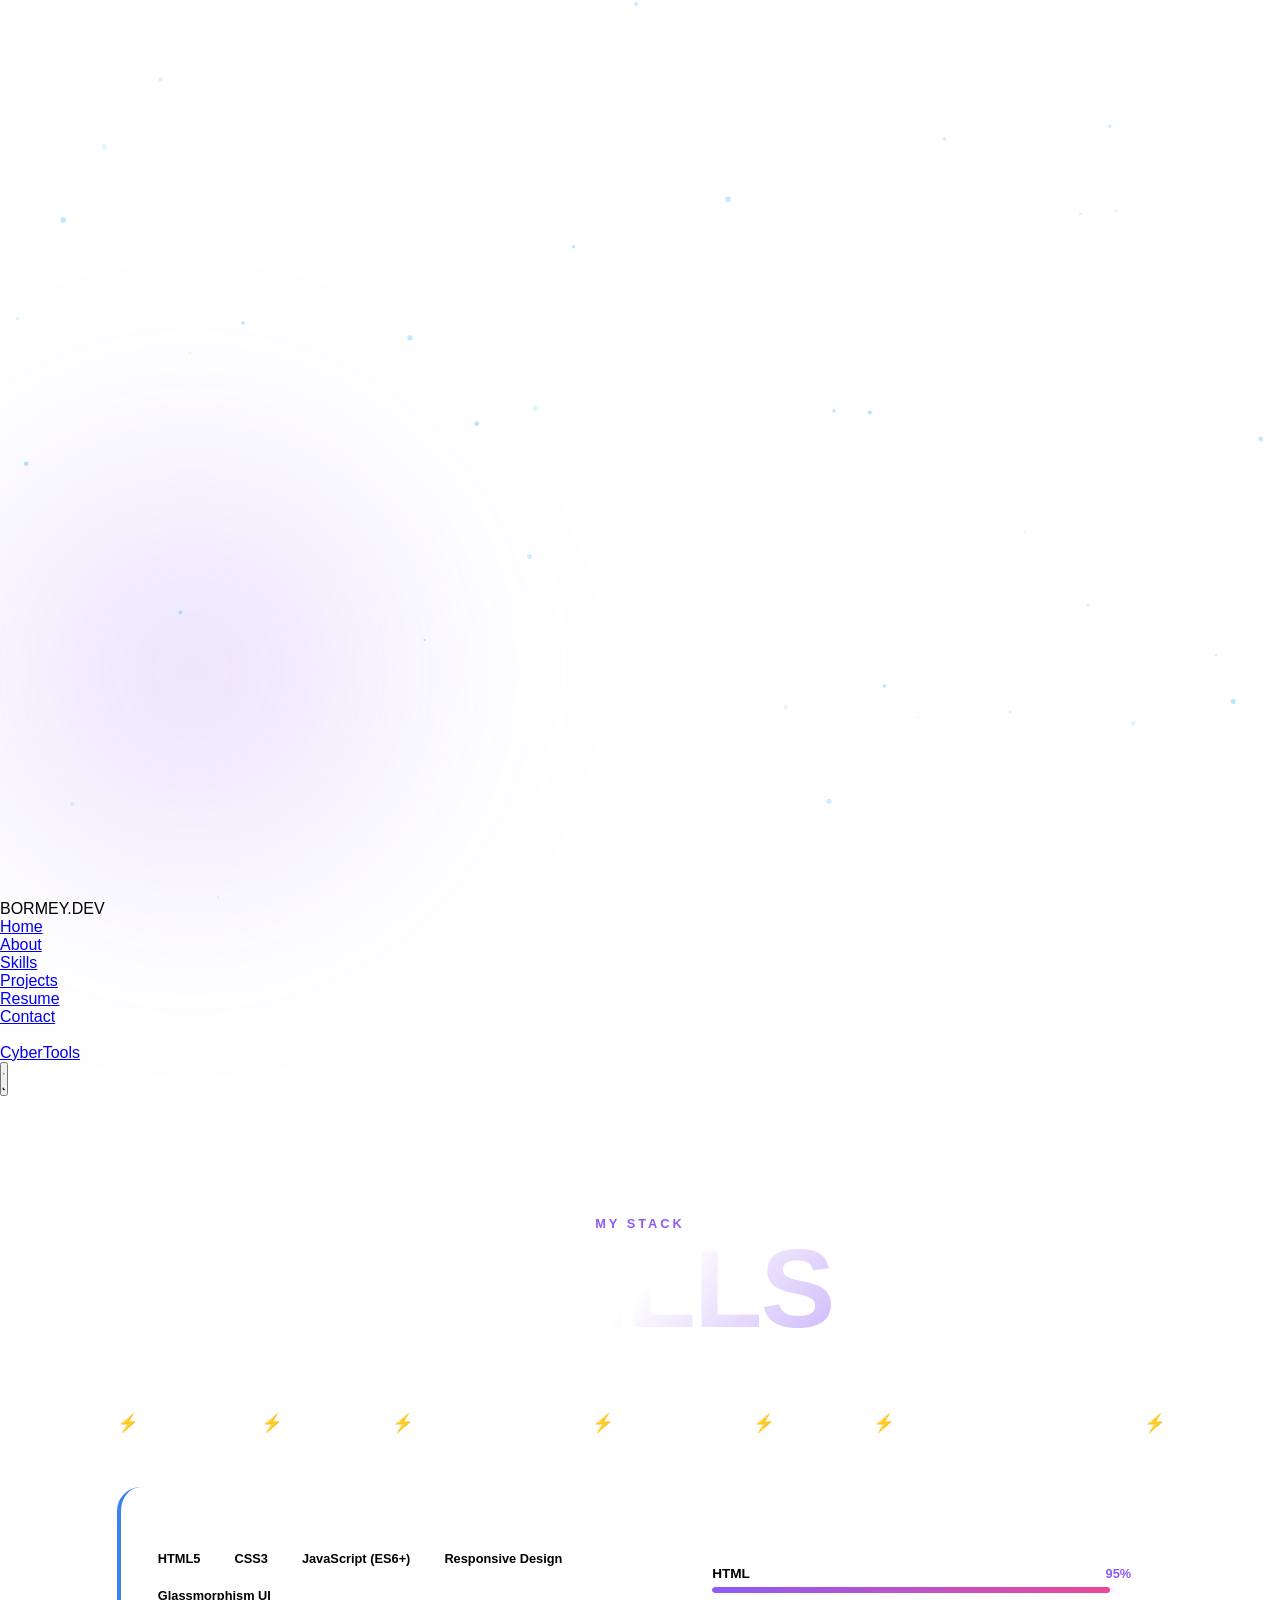
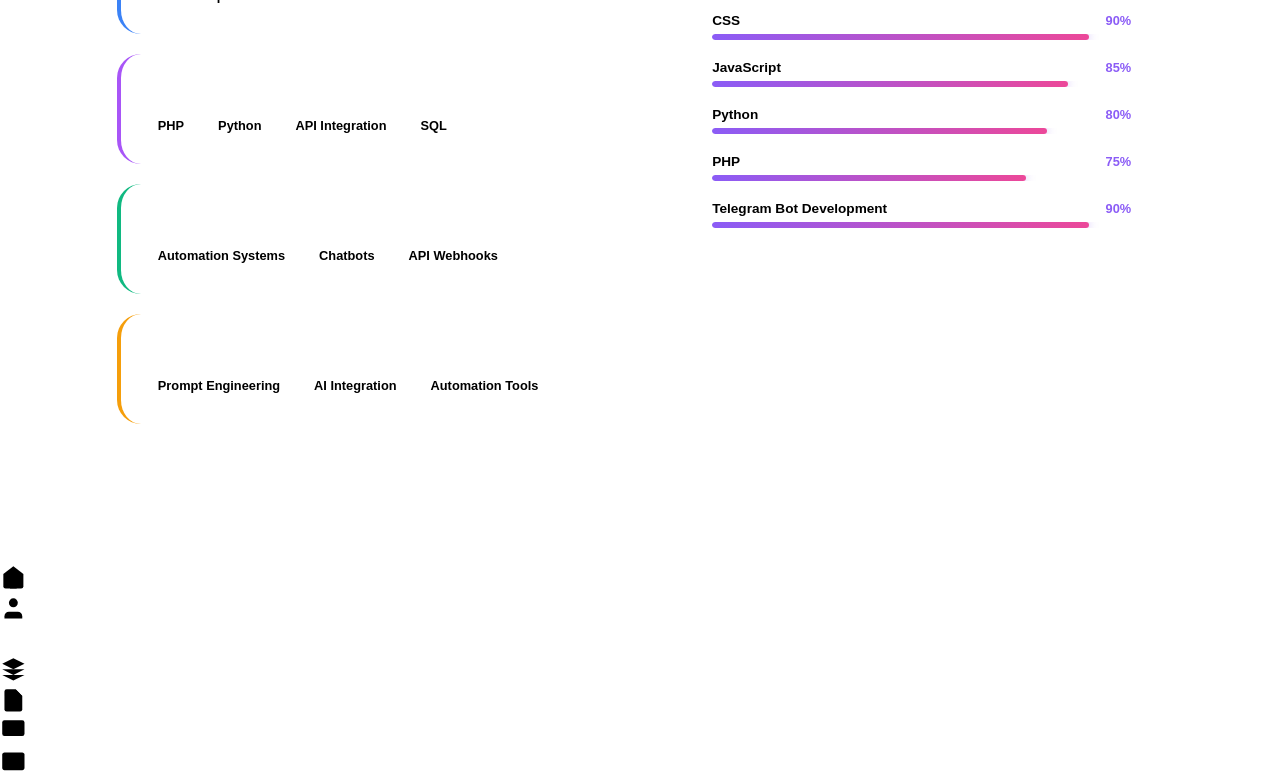
<file: skills.html>
<!DOCTYPE html>
<html lang="en">
<head>
  <meta charset="UTF-8">
  <meta name="viewport" content="width=device-width, initial-scale=1.0">
  <title>Skills - BORMEY.DEV</title>
  <link rel="stylesheet" href="style.css">
  <link rel="stylesheet" href="transitions.css">
  <style>
    /* ============================================================
       SKILLS PAGE — UNIQUE DARK TERMINAL & DASHBOARD VIBE
       ============================================================ */
    :root {
      --accent-color: #8b5cf6 !important;
      --accent-glow: rgba(139, 92, 246, 0.15) !important;
    }

    body {
      overflow-x: hidden;
      min-height: 100vh;
      display: flex;
      flex-direction: column;
    }

    /* Purple blob overlay */
    .bg-blobs::after {
      content: '';
      position: fixed;
      bottom: -10%;
      left: -10%;
      width: 50vw;
      height: 50vw;
      border-radius: 50%;
      background: radial-gradient(circle, rgba(139, 92, 246, 0.2) 0%, transparent 70%);
      filter: blur(80px);
      z-index: -1;
      pointer-events: none;
    }

    .page-main {
      flex: 1;
      display: flex;
      flex-direction: column;
      align-items: center;
      padding: 120px 6% 140px;
      z-index: 1;
      width: 100%;
      max-width: 1200px;
      margin: 0 auto;
    }

    /* Glowing Hero Heading */
    .skills-hero {
      text-align: center;
      margin-bottom: 40px;
      position: relative;
      width: 100%;
    }

    .skills-hero span {
      font-size: 0.8rem;
      letter-spacing: 3px;
      text-transform: uppercase;
      color: var(--accent-color);
      font-weight: 700;
      display: block;
      margin-bottom: 8px;
    }

    .skills-hero h1 {
      font-family: var(--font-heading);
      font-size: clamp(3.5rem, 10vw, 7rem);
      font-weight: 900;
      line-height: 0.9;
      color: transparent;
      background: linear-gradient(135deg, #fff 0%, rgba(255,255,255,0.4) 50%, var(--accent-color) 100%);
      -webkit-background-clip: text;
      background-clip: text;
      letter-spacing: -2px;
    }

    /* Marquee / Ticker */
    .skills-ticker-wrap {
      width: 100%;
      overflow: hidden;
      background: rgba(255, 255, 255, 0.02);
      border-top: 1px solid rgba(255,255,255,0.05);
      border-bottom: 1px solid rgba(255,255,255,0.05);
      padding: 12px 0;
      margin: 20px 0 40px;
      backdrop-filter: blur(10px);
    }

    .skills-ticker {
      display: flex;
      gap: 50px;
      width: max-content;
      animation: tickerRun 25s linear infinite;
    }

    .ticker-item {
      font-family: var(--font-heading);
      font-weight: 800;
      font-size: 1.1rem;
      letter-spacing: 1px;
      color: rgba(255, 255, 255, 0.45);
      text-transform: uppercase;
      display: flex;
      align-items: center;
      gap: 8px;
    }

    .ticker-item::before {
      content: '⚡';
      color: var(--accent-color);
    }

    @keyframes tickerRun {
      0% { transform: translateX(0); }
      100% { transform: translateX(-50%); }
    }

    /* 2-Column Dashboard Grid */
    .skills-dash-grid {
      display: grid;
      grid-template-columns: 1.1fr 1fr;
      gap: 32px;
      width: 100%;
    }

    .skills-categories {
      display: flex;
      flex-direction: column;
      gap: 20px;
    }

    .skills-cat-card {
      background: var(--glass-bg);
      border: 1px solid var(--glass-border);
      box-shadow: var(--glass-shadow);
      backdrop-filter: var(--glass-backdrop-blur);
      -webkit-backdrop-filter: var(--glass-backdrop-blur);
      border-radius: 24px;
      padding: 24px;
      border-left: 4px solid var(--accent-color);
      transition: var(--transition-fast);
    }

    .skills-cat-card:hover {
      transform: translateX(4px);
      background: rgba(139, 92, 246, 0.03);
    }

    .skills-cat-card h3 {
      font-family: var(--font-heading);
      font-size: 1.1rem;
      font-weight: 700;
      color: #fff;
      margin-bottom: 12px;
      letter-spacing: 0.5px;
    }

    .skills-badge-list {
      display: flex;
      flex-wrap: wrap;
      gap: 8px;
    }

    .skills-badge-item {
      background: rgba(255, 255, 255, 0.04);
      border: 1px solid rgba(255, 255, 255, 0.07);
      padding: 6px 12px;
      border-radius: 99px;
      font-size: 0.8rem;
      font-weight: 600;
      color: var(--text-secondary);
      transition: var(--transition-fast);
    }

    .skills-badge-item:hover {
      background: var(--accent-color);
      color: #fff;
      border-color: var(--accent-color);
      transform: scale(1.05);
    }

    /* Right column: proficiency bars */
    .skills-progress-card {
      background: var(--glass-bg);
      border: 1px solid var(--glass-border);
      box-shadow: var(--glass-shadow);
      backdrop-filter: var(--glass-backdrop-blur);
      -webkit-backdrop-filter: var(--glass-backdrop-blur);
      border-radius: 24px;
      padding: 32px;
    }

    .skills-progress-card h2 {
      font-family: var(--font-heading);
      font-size: 1.25rem;
      font-weight: 700;
      color: #fff;
      margin-bottom: 24px;
    }

    .sk-bar-item {
      margin-bottom: 20px;
    }

    .sk-bar-meta {
      display: flex;
      justify-content: space-between;
      margin-bottom: 6px;
    }

    .sk-bar-name {
      font-size: 0.85rem;
      font-weight: 600;
      color: var(--text-primary);
    }

    .sk-bar-val {
      font-size: 0.8rem;
      font-weight: 700;
      color: var(--accent-color);
    }

    .sk-bar-track {
      width: 100%;
      height: 6px;
      background: rgba(255, 255, 255, 0.05);
      border-radius: 99px;
      overflow: hidden;
    }

    .sk-bar-fill {
      height: 100%;
      border-radius: 99px;
      background: linear-gradient(90deg, var(--accent-color) 0%, #ec4899 100%);
      box-shadow: 0 0 10px rgba(139, 92, 246, 0.5);
      width: 0;
      animation: fillProgress 1.5s cubic-bezier(0.16, 1, 0.3, 1) forwards;
    }

    @keyframes fillProgress {
      to { width: var(--p-width); }
    }

    .dock-item-skills {
      opacity: 1 !important;
      filter: drop-shadow(0 0 10px #8b5cf6) brightness(1.2) !important;
      border-color: rgba(139, 92, 246, 0.4) !important;
    }

    @media (max-width: 900px) {
      .skills-dash-grid {
        grid-template-columns: 1fr;
      }
    }
  </style>
</head>
<body data-theme="dark">
  <!-- Transition overlay -->
  <div id="pt-bar"></div>
  <div id="pt-curtain">
    <div id="pt-panel"></div>
    <div id="pt-logo"><span class="pt-dot"></span>BORMEY<span class="pt-accent">.DEV</span></div>
  </div>

  <div id="cursor-glow"></div>
  <div class="bg-blobs">
    <div class="blob blob-1"></div>
    <div class="blob blob-2"></div>
    <div class="blob blob-3"></div>
  </div>
  <canvas id="particles-canvas"></canvas>

  <!-- Navbar -->
  <nav class="navbar" id="top-nav">
    <div class="nav-brand">BORMEY.DEV</div>
    <ul class="nav-links">
      <li><a href="index.html">Home</a></li>
      <li><a href="about.html">About</a></li>
      <li><a href="skills.html" class="active">Skills</a></li>
      <li><a href="projects.html">Projects</a></li>
      <li><a href="resume.html">Resume</a></li>
      <li><a href="contact.html">Contact</a></li>
      <li class="nav-divider"></li>
      <li><a href="./cybertools/index.html">CyberTools</a></li>
    </ul>
    <div class="nav-divider"></div>
    <button class="theme-toggle-btn" id="theme-toggle" aria-label="Toggle Theme">
      <svg class="sun-icon" viewBox="0 0 24 24"><circle cx="12" cy="12" r="4"/><path d="M12 2v2M12 20v2M4.93 4.93l1.41 1.41M17.66 17.66l1.41 1.41M2 12h2M20 12h2M6.34 17.66l-1.41 1.41M19.07 4.93l-1.41 1.41"/></svg>
      <svg class="moon-icon" viewBox="0 0 24 24"><path d="M12 3a6 6 0 0 0 9 9 9 9 0 1 1-9-9Z"/></svg>
    </button>
  </nav>

  <!-- Main Content -->
  <main class="page-main">
    
    <div class="skills-hero">
      <span>My Stack</span>
      <h1>SKILLS</h1>
    </div>

    <!-- Running Skills Marquee -->
    <div class="skills-ticker-wrap">
      <div class="skills-ticker">
        <!-- Double items for infinite loop -->
        <span class="ticker-item">HTML5</span>
        <span class="ticker-item">CSS3</span>
        <span class="ticker-item">JavaScript</span>
        <span class="ticker-item">Python</span>
        <span class="ticker-item">PHP</span>
        <span class="ticker-item">Telegram Bot API</span>
        <span class="ticker-item">Prompt Engineering</span>
        <span class="ticker-item">Responsive Design</span>
        <!-- Duplicated items -->
        <span class="ticker-item">HTML5</span>
        <span class="ticker-item">CSS3</span>
        <span class="ticker-item">JavaScript</span>
        <span class="ticker-item">Python</span>
        <span class="ticker-item">PHP</span>
        <span class="ticker-item">Telegram Bot API</span>
        <span class="ticker-item">Prompt Engineering</span>
        <span class="ticker-item">Responsive Design</span>
      </div>
    </div>

    <!-- 2-Column Grid -->
    <div class="skills-dash-grid">
      
      <!-- Left Column: Category Cards -->
      <div class="skills-categories">
        
        <div class="skills-cat-card" style="border-left-color: #3b82f6;">
          <h3>Frontend Development</h3>
          <div class="skills-badge-list">
            <span class="skills-badge-item">HTML5</span>
            <span class="skills-badge-item">CSS3</span>
            <span class="skills-badge-item">JavaScript (ES6+)</span>
            <span class="skills-badge-item">Responsive Design</span>
            <span class="skills-badge-item">Glassmorphism UI</span>
          </div>
        </div>

        <div class="skills-cat-card" style="border-left-color: #a855f7;">
          <h3>Backend & API</h3>
          <div class="skills-badge-list">
            <span class="skills-badge-item">PHP</span>
            <span class="skills-badge-item">Python</span>
            <span class="skills-badge-item">API Integration</span>
            <span class="skills-badge-item">SQL</span>
          </div>
        </div>

        <div class="skills-cat-card" style="border-left-color: #10b981;">
          <h3>Telegram Bot API</h3>
          <div class="skills-badge-list">
            <span class="skills-badge-item">Automation Systems</span>
            <span class="skills-badge-item">Chatbots</span>
            <span class="skills-badge-item">API Webhooks</span>
          </div>
        </div>

        <div class="skills-cat-card" style="border-left-color: #f59e0b;">
          <h3>AI Skills</h3>
          <div class="skills-badge-list">
            <span class="skills-badge-item">Prompt Engineering</span>
            <span class="skills-badge-item">AI Integration</span>
            <span class="skills-badge-item">Automation Tools</span>
          </div>
        </div>

      </div>

      <!-- Right Column: Progress Card -->
      <div class="skills-progress-card">
        <h2>Proficiency Overview</h2>
        
        <div class="sk-bar-list">
          
          <div class="sk-bar-item">
            <div class="sk-bar-meta">
              <span class="sk-bar-name">HTML</span>
              <span class="sk-bar-val">95%</span>
            </div>
            <div class="sk-bar-track">
              <div class="sk-bar-fill" style="--p-width: 95%;"></div>
            </div>
          </div>

          <div class="sk-bar-item">
            <div class="sk-bar-meta">
              <span class="sk-bar-name">CSS</span>
              <span class="sk-bar-val">90%</span>
            </div>
            <div class="sk-bar-track">
              <div class="sk-bar-fill" style="--p-width: 90%;"></div>
            </div>
          </div>

          <div class="sk-bar-item">
            <div class="sk-bar-meta">
              <span class="sk-bar-name">JavaScript</span>
              <span class="sk-bar-val">85%</span>
            </div>
            <div class="sk-bar-track">
              <div class="sk-bar-fill" style="--p-width: 85%;"></div>
            </div>
          </div>

          <div class="sk-bar-item">
            <div class="sk-bar-meta">
              <span class="sk-bar-name">Python</span>
              <span class="sk-bar-val">80%</span>
            </div>
            <div class="sk-bar-track">
              <div class="sk-bar-fill" style="--p-width: 80%;"></div>
            </div>
          </div>

          <div class="sk-bar-item">
            <div class="sk-bar-meta">
              <span class="sk-bar-name">PHP</span>
              <span class="sk-bar-val">75%</span>
            </div>
            <div class="sk-bar-track">
              <div class="sk-bar-fill" style="--p-width: 75%;"></div>
            </div>
          </div>

          <div class="sk-bar-item">
            <div class="sk-bar-meta">
              <span class="sk-bar-name">Telegram Bot Development</span>
              <span class="sk-bar-val">90%</span>
            </div>
            <div class="sk-bar-track">
              <div class="sk-bar-fill" style="--p-width: 90%;"></div>
            </div>
          </div>

        </div>
      </div>

    </div>

  </main>

  <!-- Dock Menu -->
  <div class="dock-wrapper">
    <div class="dock">
      <a href="index.html" class="dock-item" data-tooltip="Home" aria-label="Home">
        <svg viewBox="0 0 24 24"><path d="M3 9l9-7 9 7v11a2 2 0 0 1-2 2H5a2 2 0 0 1-2-2z"/><polyline points="9 22 9 12 15 12 15 22"/></svg>
      </a>
      <a href="about.html" class="dock-item" data-tooltip="About" aria-label="About">
        <svg viewBox="0 0 24 24"><path d="M20 21v-2a4 4 0 0 0-4-4H8a4 4 0 0 0-4 4v2"/><circle cx="12" cy="7" r="4"/></svg>
      </a>
      <a href="skills.html" class="dock-item dock-item-skills active" data-tooltip="Skills" aria-label="Skills">
        <svg viewBox="0 0 24 24"><line x1="18" y1="20" x2="18" y2="10"/><line x1="12" y1="20" x2="12" y2="4"/><line x1="6" y1="20" x2="6" y2="14"/></svg>
      </a>
      <a href="projects.html" class="dock-item" data-tooltip="Projects" aria-label="Projects">
        <svg viewBox="0 0 24 24"><polygon points="12 2 2 7 12 12 22 7 12 2"/><polyline points="2 17 12 22 22 17"/><polyline points="2 12 12 17 22 12"/></svg>
      </a>
      <a href="resume.html" class="dock-item" data-tooltip="Resume" aria-label="Resume">
        <svg viewBox="0 0 24 24"><path d="M14 2H6a2 2 0 0 0-2 2v16a2 2 0 0 0 2 2h12a2 2 0 0 0 2-2V8z"/><polyline points="14 2 14 8 20 8"/></svg>
      </a>
      <a href="./cybertools/index.html" class="dock-item" data-tooltip="CyberTools" aria-label="CyberTools">
        <svg viewBox="0 0 24 24"><rect x="2" y="3" width="20" height="14" rx="2" ry="2"/><line x1="8" y1="21" x2="16" y2="21"/><line x1="12" y1="17" x2="12" y2="21"/><path d="m10 7 2 2-2 2"/></svg>
      </a>
      <a href="contact.html" class="dock-item" data-tooltip="Contact" aria-label="Contact">
        <svg viewBox="0 0 24 24"><path d="M4 4h16c1.1 0 2 .9 2 2v12c0 1.1-.9 2-2 2H4c-1.1 0-2-.9-2-2V6c0-1.1.9-2 2-2z"/><polyline points="22,6 12,13 2,6"/></svg>
      </a>
    </div>
  </div>

  <div id="toast-container"></div>
  <script src="script.js"></script>
  <script src="transitions.js"></script>
</body>
</html>
</file>
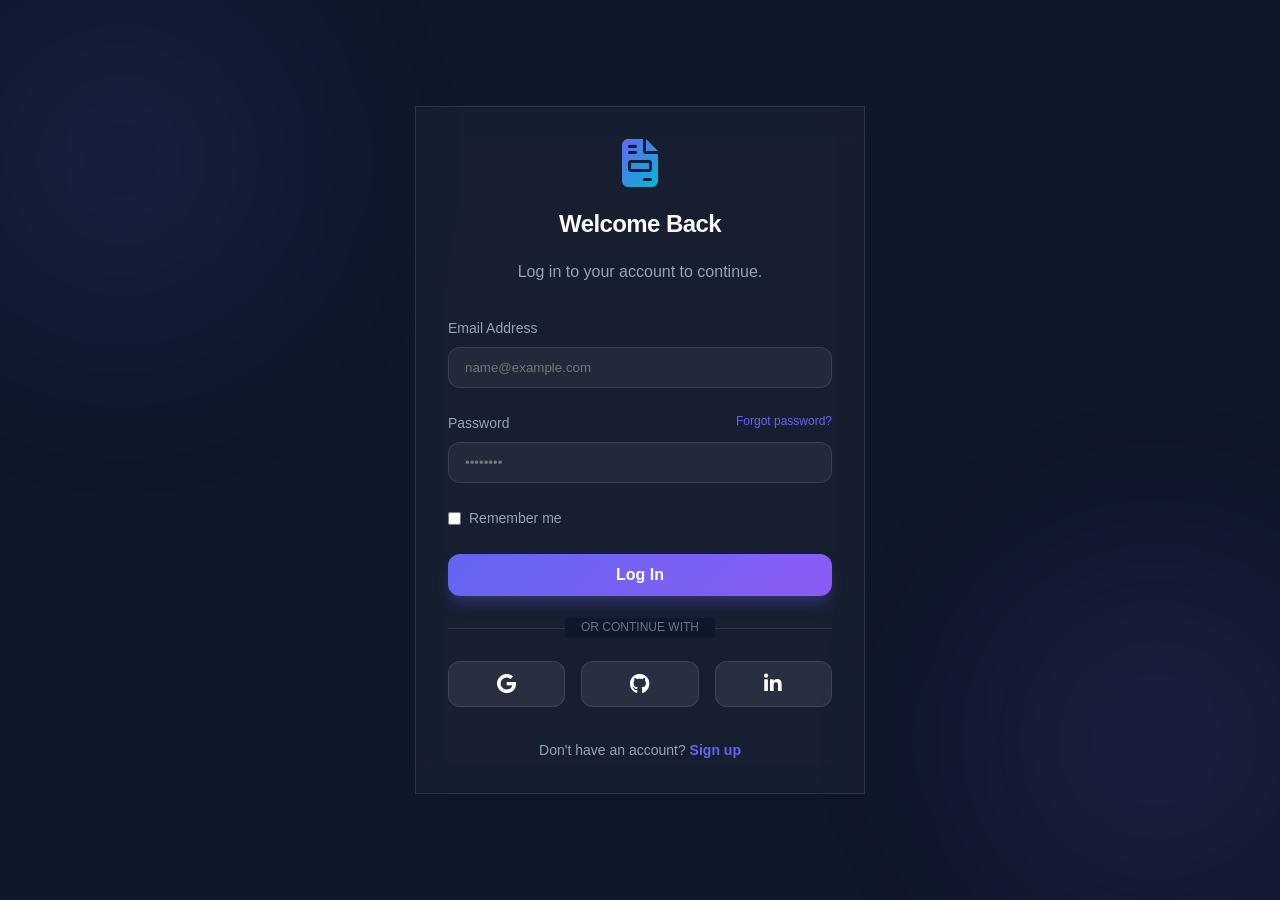
<file: cv-builder-pro/auth/login.html>
<!DOCTYPE html>
<html lang="en">
<head>
  <meta charset="UTF-8">
  <meta name="viewport" content="width=device-width, initial-scale=1.0">
  <title>Log In | CV Builder Pro</title>
  <link rel="stylesheet" href="../assets/css/main.css">
  <link rel="stylesheet" href="https://cdnjs.cloudflare.com/ajax/libs/font-awesome/6.4.0/css/all.min.css">
  <style>
    .auth-container {
      min-height: 100vh;
      display: flex;
      align-items: center;
      justify-content: center;
      padding: 2rem;
    }

    .auth-card {
      width: 100%;
      max-width: 450px;
    }

    .form-group {
      margin-bottom: 1.5rem;
    }

    label {
      display: block;
      margin-bottom: 0.5rem;
      color: var(--text-secondary);
      font-size: 0.875rem;
    }

    input {
      width: 100%;
      padding: 0.75rem 1rem;
      background: rgba(255, 255, 255, 0.05);
      border: 1px solid var(--border-glass);
      border-radius: var(--radius-md);
      color: white;
      transition: var(--transition);
    }

    input:focus {
      outline: none;
      border-color: var(--primary);
      background: rgba(255, 255, 255, 0.1);
    }

    .social-login {
      display: grid;
      grid-template-columns: repeat(3, 1fr);
      gap: 1rem;
      margin-top: 2rem;
    }

    .social-btn {
      padding: 0.75rem;
      border: 1px solid var(--border-glass);
      border-radius: var(--radius-md);
      background: var(--bg-glass);
      color: white;
      cursor: pointer;
      transition: var(--transition);
      display: flex;
      align-items: center;
      justify-content: center;
      font-size: 1.25rem;
    }

    .social-btn:hover {
      background: rgba(255, 255, 255, 0.15);
      border-color: var(--border-glass-bright);
    }
  </style>
</head>
<body>
  <div class="bg-blobs">
    <div class="blob blob-1"></div>
    <div class="blob blob-2"></div>
  </div>

  <div class="auth-container">
    <div class="glass-card auth-card">
      <div style="text-align: center; margin-bottom: 2rem;">
        <a href="../index.html" style="text-decoration: none; display: inline-block; margin-bottom: 1rem;">
          <i class="fas fa-file-invoice fa-3x gradient-primary"></i>
        </a>
        <h2>Welcome Back</h2>
        <p style="color: var(--text-secondary);">Log in to your account to continue.</p>
      </div>

      <form id="loginForm">
        <div class="form-group">
          <label>Email Address</label>
          <input type="email" placeholder="name@example.com" required>
        </div>
        <div class="form-group">
          <div style="display: flex; justify-content: space-between;">
            <label>Password</label>
            <a href="#" style="color: var(--primary); font-size: 0.75rem; text-decoration: none;">Forgot password?</a>
          </div>
          <input type="password" placeholder="••••••••" required>
        </div>
        <div style="margin-bottom: 1.5rem; display: flex; align-items: center; gap: 0.5rem; font-size: 0.875rem; color: var(--text-secondary);">
          <input type="checkbox" id="remember" style="width: auto;">
          <label for="remember" style="margin: 0;">Remember me</label>
        </div>
        <button type="submit" class="btn btn-primary" style="width: 100%;">Log In</button>
      </form>

      <div style="margin: 2rem 0; text-align: center; position: relative;">
        <hr style="border: 0; border-top: 1px solid var(--border-glass);">
        <span style="position: absolute; top: 50%; left: 50%; transform: translate(-50%, -50%); background: #0f172a; padding: 0 1rem; color: var(--text-muted); font-size: 0.75rem;">OR CONTINUE WITH</span>
      </div>

      <div class="social-login">
        <button class="social-btn"><i class="fab fa-google"></i></button>
        <button class="social-btn"><i class="fab fa-github"></i></button>
        <button class="social-btn"><i class="fab fa-linkedin-in"></i></button>
      </div>

      <p style="text-align: center; margin-top: 2rem; font-size: 0.875rem; color: var(--text-secondary);">
        Don't have an account? <a href="signup.html" style="color: var(--primary); text-decoration: none; font-weight: 600;">Sign up</a>
      </p>
    </div>
  </div>

  <script>
    document.getElementById('loginForm').addEventListener('submit', (e) => {
      e.preventDefault();
      // Mock login - redirect to dashboard
      window.location.href = '../dashboard/index.html';
    });
  </script>
</body>
</html>
</file>
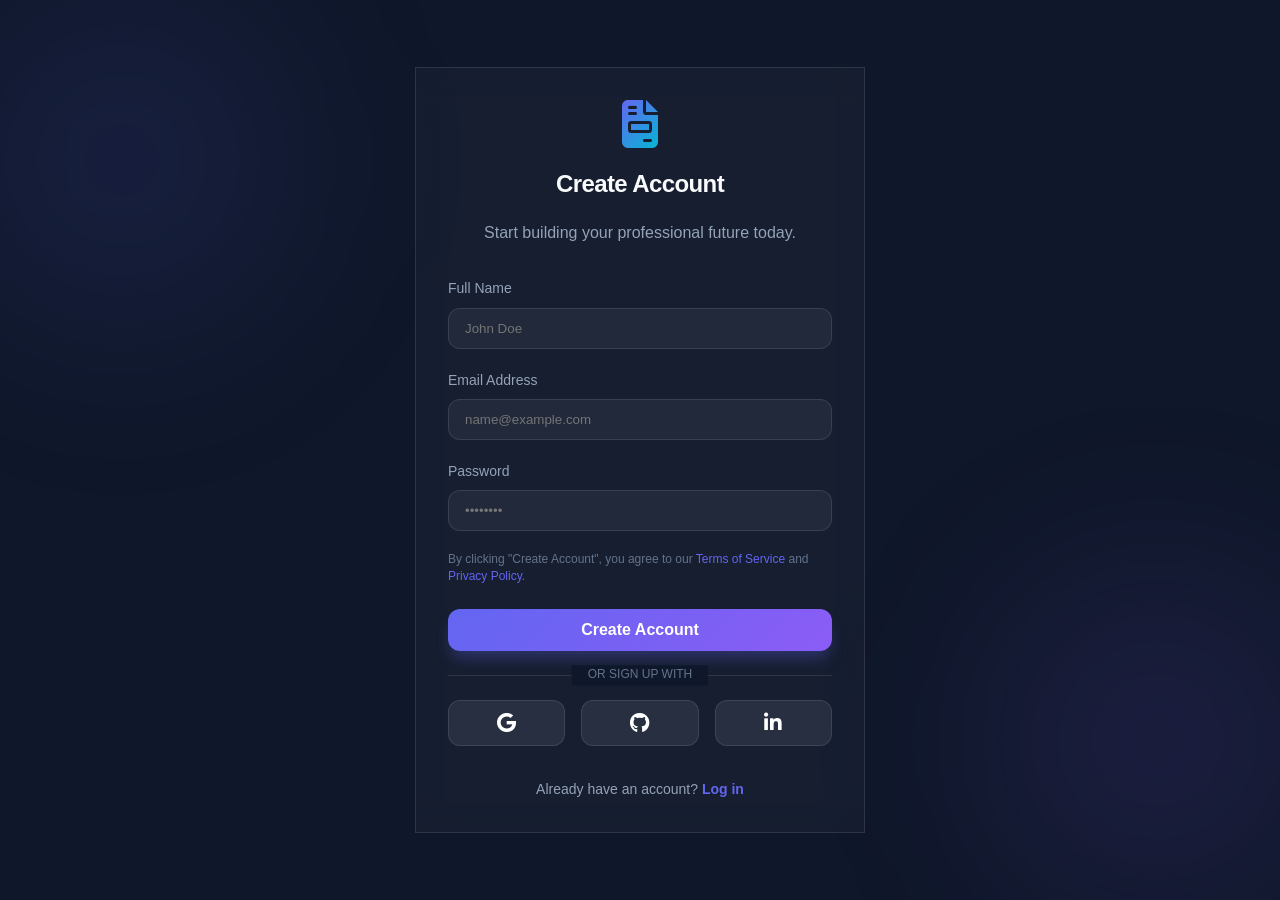
<file: cv-builder-pro/auth/signup.html>
<!DOCTYPE html>
<html lang="en">
<head>
  <meta charset="UTF-8">
  <meta name="viewport" content="width=device-width, initial-scale=1.0">
  <title>Sign Up | CV Builder Pro</title>
  <link rel="stylesheet" href="../assets/css/main.css">
  <link rel="stylesheet" href="https://cdnjs.cloudflare.com/ajax/libs/font-awesome/6.4.0/css/all.min.css">
  <style>
    .auth-container {
      min-height: 100vh;
      display: flex;
      align-items: center;
      justify-content: center;
      padding: 2rem;
    }

    .auth-card {
      width: 100%;
      max-width: 450px;
    }

    .form-group {
      margin-bottom: 1.25rem;
    }

    label {
      display: block;
      margin-bottom: 0.5rem;
      color: var(--text-secondary);
      font-size: 0.875rem;
    }

    input {
      width: 100%;
      padding: 0.75rem 1rem;
      background: rgba(255, 255, 255, 0.05);
      border: 1px solid var(--border-glass);
      border-radius: var(--radius-md);
      color: white;
      transition: var(--transition);
    }

    input:focus {
      outline: none;
      border-color: var(--primary);
      background: rgba(255, 255, 255, 0.1);
    }

    .social-login {
      display: grid;
      grid-template-columns: repeat(3, 1fr);
      gap: 1rem;
      margin-top: 1.5rem;
    }

    .social-btn {
      padding: 0.75rem;
      border: 1px solid var(--border-glass);
      border-radius: var(--radius-md);
      background: var(--bg-glass);
      color: white;
      cursor: pointer;
      transition: var(--transition);
      display: flex;
      align-items: center;
      justify-content: center;
      font-size: 1.25rem;
    }

    .social-btn:hover {
      background: rgba(255, 255, 255, 0.15);
      border-color: var(--border-glass-bright);
    }
  </style>
</head>
<body>
  <div class="bg-blobs">
    <div class="blob blob-1"></div>
    <div class="blob blob-2"></div>
  </div>

  <div class="auth-container">
    <div class="glass-card auth-card">
      <div style="text-align: center; margin-bottom: 2rem;">
        <a href="../index.html" style="text-decoration: none; display: inline-block; margin-bottom: 1rem;">
          <i class="fas fa-file-invoice fa-3x gradient-primary"></i>
        </a>
        <h2>Create Account</h2>
        <p style="color: var(--text-secondary);">Start building your professional future today.</p>
      </div>

      <form id="signupForm">
        <div class="form-group">
          <label>Full Name</label>
          <input type="text" placeholder="John Doe" required>
        </div>
        <div class="form-group">
          <label>Email Address</label>
          <input type="email" placeholder="name@example.com" required>
        </div>
        <div class="form-group">
          <label>Password</label>
          <input type="password" placeholder="••••••••" required>
        </div>
        <div style="margin-bottom: 1.5rem; font-size: 0.75rem; color: var(--text-muted); line-height: 1.4;">
          By clicking "Create Account", you agree to our <a href="#" style="color: var(--primary); text-decoration: none;">Terms of Service</a> and <a href="#" style="color: var(--primary); text-decoration: none;">Privacy Policy</a>.
        </div>
        <button type="submit" class="btn btn-primary" style="width: 100%;">Create Account</button>
      </form>

      <div style="margin: 1.5rem 0; text-align: center; position: relative;">
        <hr style="border: 0; border-top: 1px solid var(--border-glass);">
        <span style="position: absolute; top: 50%; left: 50%; transform: translate(-50%, -50%); background: #0f172a; padding: 0 1rem; color: var(--text-muted); font-size: 0.75rem;">OR SIGN UP WITH</span>
      </div>

      <div class="social-login">
        <button class="social-btn"><i class="fab fa-google"></i></button>
        <button class="social-btn"><i class="fab fa-github"></i></button>
        <button class="social-btn"><i class="fab fa-linkedin-in"></i></button>
      </div>

      <p style="text-align: center; margin-top: 2rem; font-size: 0.875rem; color: var(--text-secondary);">
        Already have an account? <a href="login.html" style="color: var(--primary); text-decoration: none; font-weight: 600;">Log in</a>
      </p>
    </div>
  </div>

  <script>
    document.getElementById('signupForm').addEventListener('submit', (e) => {
      e.preventDefault();
      // Mock signup - redirect to dashboard
      window.location.href = '../dashboard/index.html';
    });
  </script>
</body>
</html>
</file>
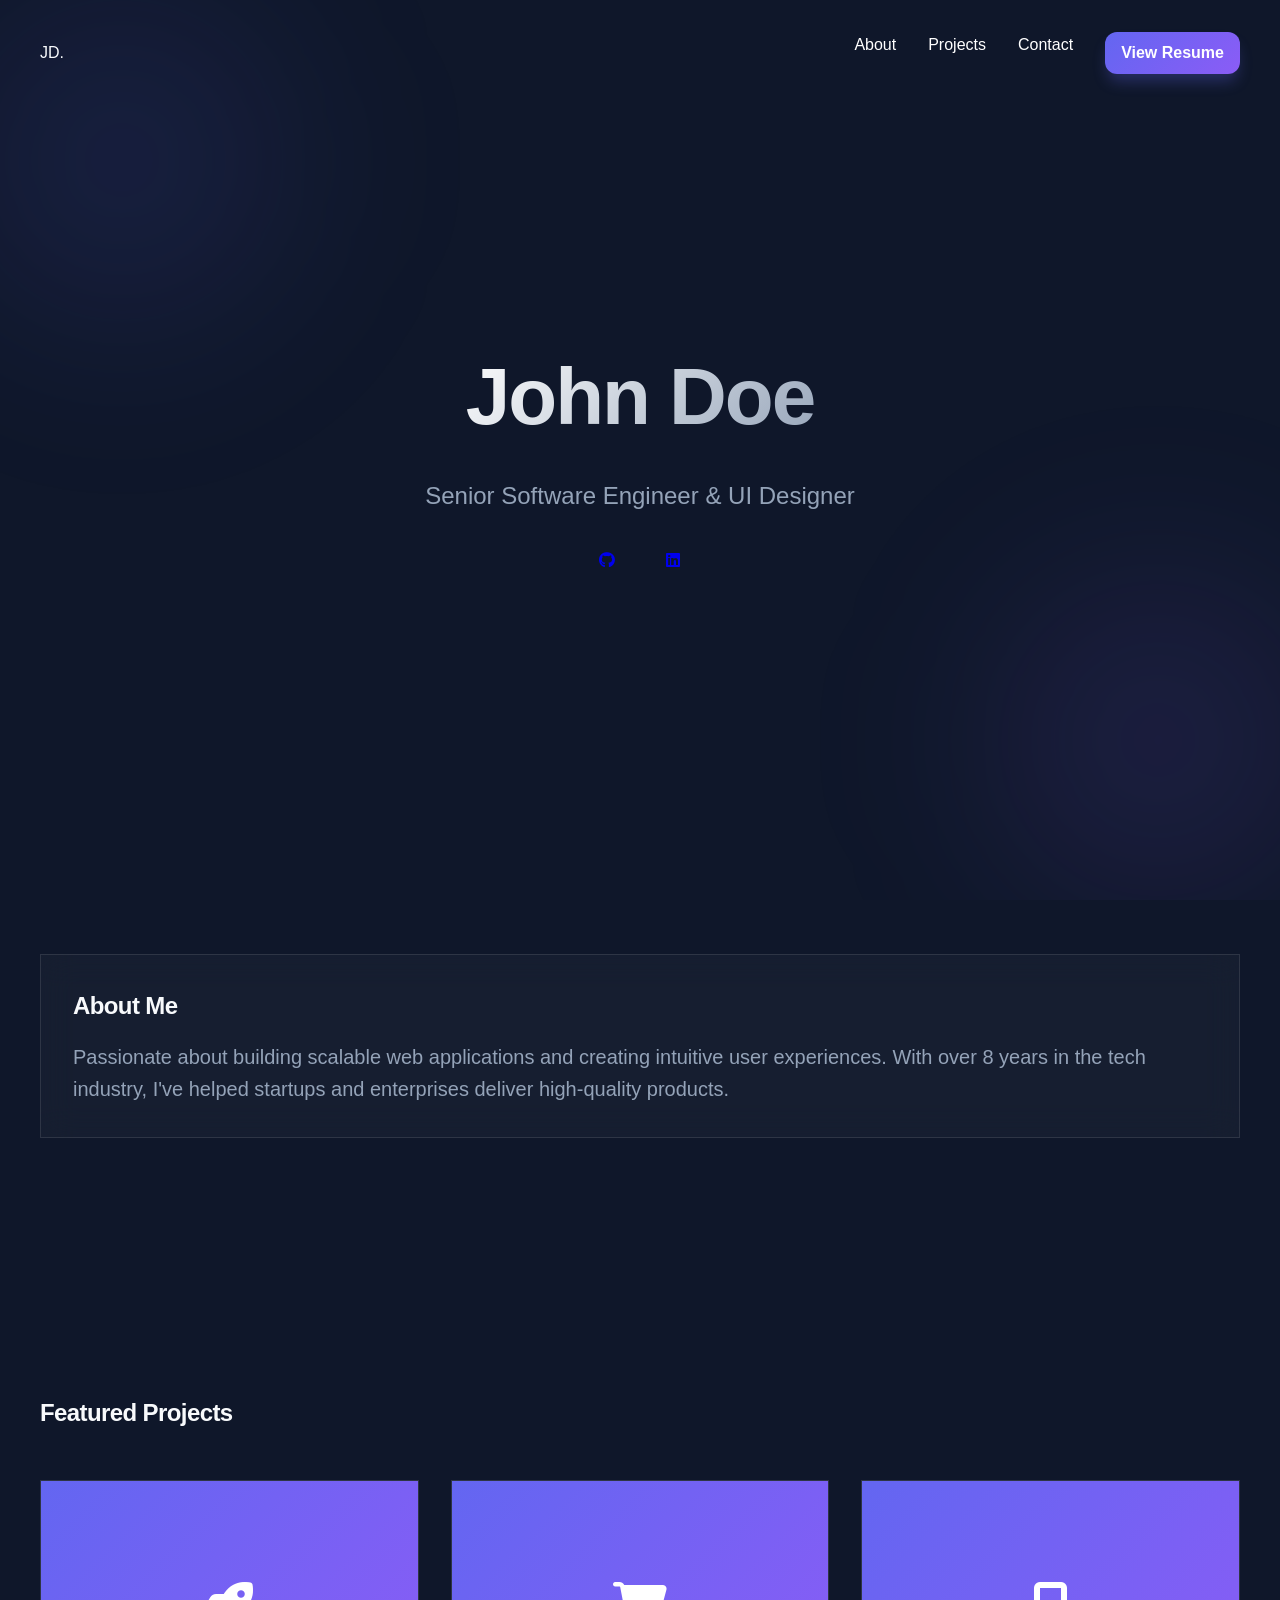
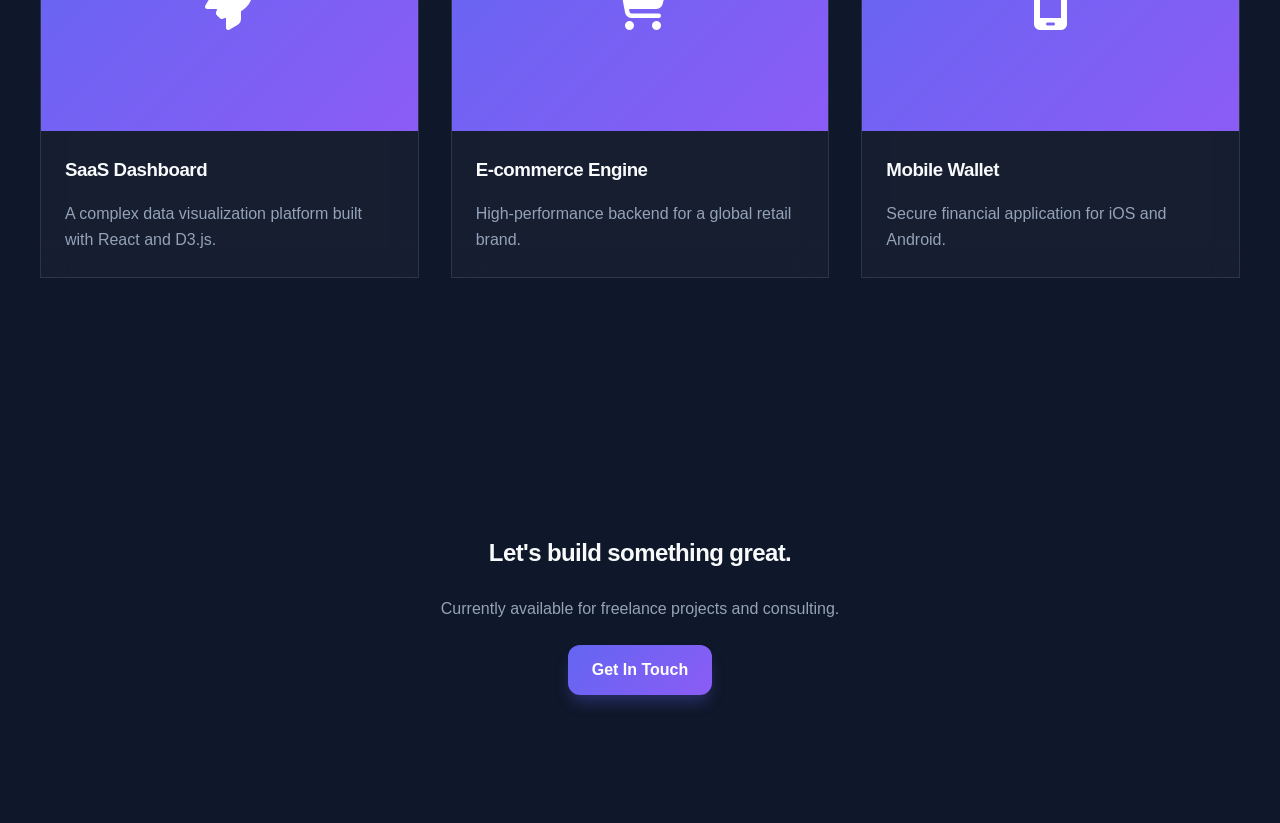
<file: cv-builder-pro/portfolio/template.html>
<!DOCTYPE html>
<html lang="en">
<head>
  <meta charset="UTF-8">
  <meta name="viewport" content="width=device-width, initial-scale=1.0">
  <title>John Doe | Portfolio</title>
  <link rel="stylesheet" href="../assets/css/main.css">
  <link rel="stylesheet" href="https://cdnjs.cloudflare.com/ajax/libs/font-awesome/6.4.0/css/all.min.css">
  <style>
    .portfolio-hero {
      height: 80vh;
      display: flex;
      flex-direction: column;
      justify-content: center;
      align-items: center;
      text-align: center;
    }

    .portfolio-hero h1 {
      font-size: 5rem;
      margin-bottom: 1rem;
    }

    .portfolio-hero p {
      font-size: 1.5rem;
      color: var(--text-secondary);
    }

    .portfolio-section {
      padding: 8rem 0;
    }

    .project-grid {
      display: grid;
      grid-template-columns: repeat(auto-fit, minmax(350px, 1fr));
      gap: 2rem;
    }

    .project-card {
      padding: 0;
      overflow: hidden;
    }

    .project-img {
      height: 250px;
      background: linear-gradient(135deg, var(--primary), var(--secondary));
      display: flex;
      align-items: center;
      justify-content: center;
      color: white;
      font-size: 3rem;
    }

    .project-info {
      padding: 1.5rem;
    }
  </style>
</head>
<body>
  <div class="bg-blobs">
    <div class="blob blob-1"></div>
    <div class="blob blob-2"></div>
  </div>

  <nav class="container" style="padding: 2rem 0; display: flex; justify-content: space-between; align-items: center;">
    <div class="logo">JD.</div>
    <div style="display: flex; gap: 2rem;">
      <a href="#about" style="color: white; text-decoration: none;">About</a>
      <a href="#projects" style="color: white; text-decoration: none;">Projects</a>
      <a href="#contact" style="color: white; text-decoration: none;">Contact</a>
      <a href="../builder/index.html" class="btn btn-primary" style="padding: 0.5rem 1rem;">View Resume</a>
    </div>
  </nav>

  <header class="portfolio-hero container">
    <h1 class="text-gradient">John Doe</h1>
    <p>Senior Software Engineer & UI Designer</p>
    <div style="margin-top: 2rem; display: flex; gap: 1rem;">
      <a href="#" class="social-btn" style="width: 50px; height: 50px;"><i class="fab fa-github"></i></a>
      <a href="#" class="social-btn" style="width: 50px; height: 50px;"><i class="fab fa-linkedin"></i></a>
    </div>
  </header>

  <section id="about" class="portfolio-section container">
    <div class="glass-card">
      <h2>About Me</h2>
      <p style="font-size: 1.25rem; color: var(--text-secondary); margin-top: 1rem;">
        Passionate about building scalable web applications and creating intuitive user experiences. With over 8 years in the tech industry, I've helped startups and enterprises deliver high-quality products.
      </p>
    </div>
  </section>

  <section id="projects" class="portfolio-section container">
    <h2 style="margin-bottom: 3rem;">Featured Projects</h2>
    <div class="project-grid">
      <div class="glass-card project-card">
        <div class="project-img"><i class="fas fa-rocket"></i></div>
        <div class="project-info">
          <h3>SaaS Dashboard</h3>
          <p style="color: var(--text-secondary);">A complex data visualization platform built with React and D3.js.</p>
        </div>
      </div>
      <div class="glass-card project-card">
        <div class="project-img"><i class="fas fa-shopping-cart"></i></div>
        <div class="project-info">
          <h3>E-commerce Engine</h3>
          <p style="color: var(--text-secondary);">High-performance backend for a global retail brand.</p>
        </div>
      </div>
      <div class="glass-card project-card">
        <div class="project-img"><i class="fas fa-mobile-screen"></i></div>
        <div class="project-info">
          <h3>Mobile Wallet</h3>
          <p style="color: var(--text-secondary);">Secure financial application for iOS and Android.</p>
        </div>
      </div>
    </div>
  </section>

  <footer class="portfolio-section container" style="text-align: center;">
    <h2>Let's build something great.</h2>
    <p style="margin: 1.5rem 0; color: var(--text-secondary);">Currently available for freelance projects and consulting.</p>
    <a href="mailto:john@example.com" class="btn btn-primary">Get In Touch</a>
  </footer>
</body>
</html>
</file>
<file: style.css>
/* ==================================================
   BORMEY.DEV - Personal Developer Portfolio CSS
   Mobile-First Optimized Build
   ================================================== */

/* --- Base & Resets --- */
* {
    box-sizing: border-box;
    margin: 0;
    padding: 0;
    font-family: 'Kantumruy Pro', 'Sora', sans-serif;
    -webkit-font-smoothing: antialiased;
    -moz-osx-font-smoothing: grayscale;
    -webkit-tap-highlight-color: transparent;
    touch-action: manipulation;
}

:root {
    --transition-fast: 0.2s cubic-bezier(0.4, 0, 0.2, 1);
    --transition-normal: 0.35s cubic-bezier(0.4, 0, 0.2, 1);
    --transition-slow: 0.6s cubic-bezier(0.4, 0, 0.2, 1);
    --sheet-transition: 0.42s cubic-bezier(0.16, 1, 0.3, 1);
    --mob-nav-h: 72px;
    --safe-bottom: env(safe-area-inset-bottom, 0px);
}

/* ==========================================
   THEME: Light Glassmorphism (Default)
   ========================================== */
.theme-light-glass {
    --bg-gradient: linear-gradient(135deg, #f2f5fa 0%, #e7edf6 50%, #dce4f1 100%);
    --orb-1-color: rgba(186,203,232,0.65);
    --orb-2-color: rgba(229,217,235,0.65);
    --orb-3-color: rgba(243,226,212,0.55);
    --panel-bg: rgba(255,255,255,0.45);
    --panel-border: 1px solid rgba(255,255,255,0.6);
    --panel-shadow: 0 8px 32px rgba(31,38,135,0.05);
    --panel-blur: blur(20px);
    --text-primary: #1e1e24;
    --text-secondary: #6e6e80;
    --text-muted: #9e9eab;
    --accent: #2e2e3a;
    --accent-hover: #12121a;
    --accent-light: rgba(46,46,58,0.06);
    --card-bg: rgba(255,255,255,0.5);
    --card-border: 1px solid rgba(255,255,255,0.75);
    --card-shadow: 0 2px 12px rgba(0,0,0,0.03);
    --card-hover-bg: rgba(255,255,255,0.8);
    --stat-card-bg: #ffffff;
    --stat-card-border: 1px solid rgba(0,0,0,0.05);
    --nav-bg: rgba(255,255,255,0.72);
    --nav-border: 1px solid rgba(255,255,255,0.8);
    --nav-active-bg: #1e1e24;
    --nav-active-text: #ffffff;
    --avatar-glow: rgba(99,102,241,0.25);
    --avatar-ring: rgba(255,255,255,0.9);
    --badge-premium: #1e1e24;
    --badge-premium-text: #ffffff;
    --crown-color: #ffd700;
    --modal-bg: rgba(250,251,255,0.97);
    --modal-border: 1px solid rgba(255,255,255,0.9);
    --sheet-handle: rgba(0,0,0,0.12);
    --divider: rgba(0,0,0,0.06);
    --backdrop-bg: rgba(0,0,0,0.25);
}

/* ==========================================
   THEME: Dark Glassmorphism
   ========================================== */
.theme-dark-glass {
    --bg-gradient: linear-gradient(135deg, #0b0c14 0%, #121323 50%, #191b31 100%);
    --orb-1-color: rgba(67,56,202,0.25);
    --orb-2-color: rgba(147,51,234,0.25);
    --orb-3-color: rgba(236,72,153,0.15);
    --panel-bg: rgba(20,20,30,0.65);
    --panel-border: 1px solid rgba(255,255,255,0.08);
    --panel-shadow: 0 10px 40px rgba(0,0,0,0.35);
    --panel-blur: blur(24px);
    --text-primary: #e6e6e6;
    --text-secondary: #a3a3c2;
    --text-muted: #6b6b85;
    --accent: #6366f1;
    --accent-hover: #4f46e5;
    --accent-light: rgba(99,102,241,0.15);
    --card-bg: rgba(20,20,30,0.65);
    --card-border: 1px solid rgba(255,255,255,0.08);
    --card-shadow: 0 4px 20px rgba(0,0,0,0.2);
    --card-hover-bg: rgba(30,30,48,0.85);
    --stat-card-bg: rgba(255,255,255,0.03);
    --stat-card-border: 1px solid rgba(255,255,255,0.06);
    --nav-bg: rgba(12,12,22,0.85);
    --nav-border: 1px solid rgba(255,255,255,0.1);
    --nav-active-bg: #ffffff;
    --nav-active-text: #12121e;
    --avatar-glow: rgba(99,102,241,0.5);
    --avatar-ring: #6366f1;
    --badge-premium: #e2e8f0;
    --badge-premium-text: #12121e;
    --crown-color: #f59e0b;
    --modal-bg: rgba(14,14,22,0.97);
    --modal-border: 1px solid rgba(255,255,255,0.1);
    --sheet-handle: rgba(255,255,255,0.15);
    --divider: rgba(255,255,255,0.06);
    --backdrop-bg: rgba(0,0,0,0.55);
}

/* ==========================================
   THEME: Cyberpunk Neon
   ========================================== */
.theme-cyberpunk {
    --bg-gradient: linear-gradient(135deg, #020204 0%, #08050e 50%, #020204 100%);
    --orb-1-color: rgba(255,0,255,0.1);
    --orb-2-color: rgba(0,255,255,0.1);
    --orb-3-color: rgba(255,255,0,0.03);
    --panel-bg: rgba(10,5,18,0.9);
    --panel-border: 2px solid #ff00ff;
    --panel-shadow: 0 0 20px rgba(255,0,255,0.15), inset 0 0 10px rgba(255,0,255,0.05);
    --panel-blur: none;
    --text-primary: #00ffff;
    --text-secondary: #ff00ff;
    --text-muted: #8a7a9f;
    --accent: #ff00ff;
    --accent-hover: #00ffff;
    --accent-light: rgba(255,0,255,0.12);
    --card-bg: rgba(0,0,0,0.88);
    --card-border: 2px solid rgba(255,0,255,0.5);
    --card-shadow: 0 0 12px rgba(255,0,255,0.08);
    --card-hover-bg: rgba(255,0,255,0.08);
    --stat-card-bg: rgba(0,0,0,0.95);
    --stat-card-border: 1px solid #00ffff;
    --nav-bg: #000000;
    --nav-border: 2px solid #00ffff;
    --nav-active-bg: #ff00ff;
    --nav-active-text: #000000;
    --avatar-glow: rgba(0,255,255,0.6);
    --avatar-ring: #00ffff;
    --badge-premium: #ff00ff;
    --badge-premium-text: #000000;
    --crown-color: #000000;
    --modal-bg: #050508;
    --modal-border: 2px solid #ff00ff;
    --sheet-handle: rgba(255,0,255,0.4);
    --divider: rgba(255,0,255,0.15);
    --backdrop-bg: rgba(0,0,0,0.75);
}

/* ==========================================
   GLOBAL LAYOUT
   ========================================== */
html {
    scroll-behavior: smooth;
    scrollbar-width: thin;
    scrollbar-color: rgba(140, 140, 160, 0.3) transparent;
}

button, a, .nav-item, .desk-nav-btn, .menu-item, .more-item-card, .modal-close {
    touch-action: manipulation !important;
    -webkit-tap-highlight-color: transparent !important;
    user-select: none;
    -webkit-user-select: none;
}

/* Custom Glassmorphic Scrollbars */
::-webkit-scrollbar {
    width: 6px;
    height: 6px;
}
::-webkit-scrollbar-track {
    background: transparent;
}
::-webkit-scrollbar-thumb {
    background: rgba(140, 140, 160, 0.3);
    border-radius: 10px;
    backdrop-filter: blur(10px);
}
::-webkit-scrollbar-thumb:hover {
    background: rgba(140, 140, 160, 0.55);
}
.theme-dark-glass ::-webkit-scrollbar-thumb {
    background: rgba(255, 255, 255, 0.2);
}
.theme-dark-glass ::-webkit-scrollbar-thumb:hover {
    background: rgba(255, 255, 255, 0.4);
}
.theme-cyberpunk ::-webkit-scrollbar-thumb {
    background: #ff00ff;
}

body {
    background: var(--bg-gradient);
    color: var(--text-primary);
    min-height: 100vh;
    min-height: -webkit-fill-available;
    overflow-x: hidden;
    position: relative;
    display: flex;
    justify-content: center;
    align-items: flex-start;
    transition: background var(--transition-slow), color var(--transition-slow);
}

body.modal-open {
    overflow: hidden !important;
    touch-action: none;
}

/* Background Blur Orbs */
.decor-orb {
    position: fixed;
    border-radius: 50%;
    filter: blur(120px);
    z-index: 0;
    pointer-events: none;
    animation: orbFloat 25s infinite alternate ease-in-out;
}
.orb-1 { width: 600px; height: 600px; background: var(--orb-1-color); top: -120px; left: -120px; }
.orb-2 { width: 700px; height: 700px; background: var(--orb-2-color); bottom: -180px; right: -120px; animation-delay: -5s; }
.orb-3 { width: 450px; height: 450px; background: var(--orb-3-color); top: 40%; left: 50%; transform: translate(-50%,-50%); animation-delay: -10s; }
@keyframes orbFloat {
    0%   { transform: translate(0,0) scale(1); }
    50%  { transform: translate(60px,90px) scale(1.1); }
    100% { transform: translate(-40px,-60px) scale(0.9); }
}

.app-container {
    width: 100%;
    max-width: 1200px;
    padding: 24px 20px calc(var(--mob-nav-h) + 20px + var(--safe-bottom));
    display: flex;
    flex-direction: column;
    gap: 20px;
    z-index: 1;
    position: relative;
}

/* ==========================================
   HEADER
   ========================================== */
.app-header {
    display: flex;
    justify-content: space-between;
    align-items: center;
    padding: 14px 22px;
    background: var(--panel-bg);
    border: var(--panel-border);
    border-radius: 22px;
    box-shadow: var(--panel-shadow);
    backdrop-filter: var(--panel-blur);
    -webkit-backdrop-filter: var(--panel-blur);
    transition: all var(--transition-normal);
    position: sticky;
    top: 12px;
    z-index: 50;
}

.brand { display: flex; align-items: center; gap: 10px; }
.brand-logo { width: 24px; height: 24px; color: var(--text-primary); flex-shrink: 0; }
.brand h1 { font-size: 20px; font-weight: 800; letter-spacing: -0.5px; white-space: nowrap; }
.brand h1 span { font-weight: 300; opacity: 0.7; }

/* Desktop Top Navigation */
.desktop-nav {
    display: flex;
    align-items: center;
    gap: 4px;
    background: rgba(0, 0, 0, 0.04);
    padding: 4px 6px;
    border-radius: 50px;
}
.theme-dark-glass .desktop-nav { background: rgba(255, 255, 255, 0.05); }
.theme-cyberpunk .desktop-nav { background: transparent; border: 1px solid #00ffff; }

.desk-nav-btn {
    display: flex;
    align-items: center;
    gap: 6px;
    border: none;
    outline: none;
    background: transparent;
    padding: 7px 15px;
    font-size: 12px;
    font-weight: 700;
    border-radius: 50px;
    cursor: pointer;
    color: var(--text-secondary);
    transition: all var(--transition-fast);
    white-space: nowrap;
}
.desk-nav-btn:hover {
    color: var(--text-primary);
    background: var(--card-hover-bg);
}
.desk-nav-btn.active-tab {
    background: var(--nav-active-bg);
    color: var(--nav-active-text);
    box-shadow: 0 2px 10px rgba(0, 0, 0, 0.1);
}
.theme-cyberpunk .desk-nav-btn.active-tab {
    background: #00ffff;
    color: #000;
}
@media (max-width: 768px) {
    .desktop-nav { display: none; }
}

.controls-group { display: flex; align-items: center; gap: 10px; }

/* Language Switcher */
.lang-switcher {
    display: flex;
    background: rgba(0,0,0,0.06);
    padding: 3px;
    border-radius: 50px;
}
.theme-dark-glass .lang-switcher { background: rgba(255,255,255,0.06); }
.theme-cyberpunk .lang-switcher { background: transparent; border: 1px solid #00ffff; }

.lang-btn {
    border: none; outline: none; background: transparent;
    padding: 5px 11px; font-size: 11px; font-weight: 700;
    border-radius: 50px; cursor: pointer;
    color: var(--text-secondary);
    transition: all var(--transition-fast);
    min-width: 36px; min-height: 28px;
}
.lang-btn.active { background: var(--nav-active-bg); color: var(--nav-active-text); }
.theme-cyberpunk .lang-btn.active { background: #00ffff; color: #000; }

/* Theme Switchers */
.theme-switchers {
    display: flex; gap: 3px;
    background: rgba(0,0,0,0.06); padding: 3px; border-radius: 50px;
}
.theme-dark-glass .theme-switchers { background: rgba(255,255,255,0.06); }
.theme-cyberpunk .theme-switchers { background: transparent; border: 1px solid #ff00ff; }

.theme-btn {
    border: none; outline: none; background: transparent;
    width: 28px; height: 28px; font-size: 13px; border-radius: 50%;
    cursor: pointer; display: flex; align-items: center; justify-content: center;
    transition: all var(--transition-fast);
}
.theme-btn.active { background: var(--nav-active-bg); color: var(--nav-active-text); }
.theme-cyberpunk .theme-btn.active { background: #ff00ff; color: #000; }

/* ==========================================
   DESKTOP: Two-column bento grid
   ========================================== */
.dashboard-layout {
    display: grid;
    grid-template-columns: 340px 1fr;
    gap: 20px;
    align-items: start;
}

.dashboard-column { display: flex; flex-direction: column; gap: 20px; }

/* Glass Card */
.glass-card {
    background: var(--panel-bg);
    border: var(--panel-border);
    border-radius: 28px;
    box-shadow: var(--panel-shadow);
    backdrop-filter: var(--panel-blur);
    -webkit-backdrop-filter: var(--panel-blur);
    padding: 22px;
    transition: all var(--transition-normal);
}
.glass-card:hover { transform: translateY(-2px); }
.theme-cyberpunk .glass-card:hover { border-color: #00ffff; box-shadow: 0 0 16px rgba(0,255,255,0.18); }

/* ==========================================
   PROFILE CARD (Pinterest Frosted Glass Design)
   ========================================== */
.profile-info-card {
    border-radius: 36px;
    padding: 24px 22px;
    background: var(--panel-bg);
    border: var(--panel-border);
    backdrop-filter: blur(28px);
    -webkit-backdrop-filter: blur(28px);
    box-shadow: 0 20px 48px rgba(0, 0, 0, 0.08), inset 0 1.5px 1px rgba(255, 255, 255, 0.8);
    display: flex;
    flex-direction: column;
    gap: 18px;
    transition: all var(--transition-normal);
}
.theme-dark-glass .profile-info-card {
    box-shadow: 0 20px 48px rgba(0, 0, 0, 0.45), inset 0 1.5px 1px rgba(255, 255, 255, 0.12);
}

/* Top bar with avatar & share action */
.profile-card-top-bar {
    display: flex;
    justify-content: space-between;
    align-items: flex-start;
    width: 100%;
}
.icon-round-btn {
    border: 1px solid var(--divider);
    background: rgba(255, 255, 255, 0.5);
    border-radius: 50%;
    width: 42px;
    height: 42px;
    display: flex;
    align-items: center;
    justify-content: center;
    cursor: pointer;
    color: var(--text-primary);
    transition: all var(--transition-fast);
    box-shadow: 0 4px 14px rgba(0,0,0,0.04);
}
.theme-dark-glass .icon-round-btn {
    background: rgba(255, 255, 255, 0.06);
}
.icon-round-btn:hover {
    transform: translateY(-2px);
    background: var(--card-hover-bg);
    color: var(--accent);
}
.icon-round-btn:active {
    transform: scale(0.92);
}

/* Avatar ring */
.avatar-ring {
    width: 84px;
    height: 84px;
    border-radius: 50%;
    border: 2px solid var(--avatar-ring);
    position: relative;
    padding: 3px;
    display: flex;
    align-items: center;
    justify-content: center;
    box-shadow: 0 8px 24px rgba(0,0,0,0.1);
}
.avatar-glow {
    position: absolute;
    top: -8px;
    left: -8px;
    right: -8px;
    bottom: -8px;
    background: var(--avatar-glow);
    border-radius: 50%;
    filter: blur(14px);
    z-index: -1;
    opacity: 0.7;
    animation: glowPulse 2.5s infinite alternate ease-in-out;
}
.profile-avatar-img {
    width: 100%;
    height: 100%;
    object-fit: cover;
    border-radius: 50%;
}

/* Card Body */
.profile-card-body {
    display: flex;
    flex-direction: column;
    gap: 12px;
}
.profile-card-name {
    font-size: 22px;
    font-weight: 800;
    color: var(--text-primary);
    letter-spacing: -0.4px;
    line-height: 1.2;
    margin: 0;
}
.profile-card-role {
    font-size: 13px;
    font-weight: 600;
    color: var(--text-secondary);
    margin: 0;
}

/* Pill Tags */
.profile-card-tags {
    display: flex;
    align-items: center;
    gap: 8px;
    flex-wrap: wrap;
    margin-top: 2px;
}
.card-pill-tag {
    background: rgba(0, 0, 0, 0.04);
    border: 1px solid var(--divider);
    color: var(--text-secondary);
    font-size: 11px;
    font-weight: 700;
    padding: 5px 12px;
    border-radius: 50px;
    transition: all var(--transition-fast);
}
.theme-dark-glass .card-pill-tag {
    background: rgba(255, 255, 255, 0.05);
}

/* Stats Row with vertical dividers */
.profile-card-stats {
    display: flex;
    align-items: center;
    justify-content: space-between;
    background: rgba(0, 0, 0, 0.03);
    border: 1px solid var(--divider);
    border-radius: 20px;
    padding: 12px 14px;
    margin-top: 6px;
}
.theme-dark-glass .profile-card-stats {
    background: rgba(255, 255, 255, 0.03);
}
.card-stat-item {
    display: flex;
    flex-direction: column;
    align-items: center;
    flex: 1;
}
.card-stat-val {
    font-size: 15px;
    font-weight: 800;
    color: var(--text-primary);
}
.card-stat-lbl {
    font-size: 10px;
    font-weight: 600;
    color: var(--text-secondary);
    margin-top: 2px;
}
.card-stat-divider {
    width: 1px;
    height: 24px;
    background: var(--divider);
}

/* CTA Bar */
.profile-card-cta-bar {
    display: flex;
    align-items: center;
    gap: 10px;
    margin-top: 6px;
}
.watch-full-profile-btn {
    flex: 1;
    height: 52px;
    background: linear-gradient(135deg, rgba(255,255,255,0.9), rgba(224,242,254,0.85));
    border: 1.5px solid rgba(255,255,255,0.9);
    color: #0f172a;
    font-size: 14px;
    font-weight: 800;
    border-radius: 30px;
    cursor: pointer;
    display: flex;
    align-items: center;
    justify-content: center;
    box-shadow: 0 10px 24px rgba(186, 230, 253, 0.4), inset 0 1px 2px rgba(255,255,255,1);
    transition: all 0.25s cubic-bezier(0.16, 1, 0.3, 1);
}
.theme-dark-glass .watch-full-profile-btn {
    background: linear-gradient(135deg, rgba(99, 102, 241, 0.3), rgba(56, 189, 248, 0.25));
    border-color: rgba(99, 102, 241, 0.4);
    color: #ffffff;
    box-shadow: 0 10px 24px rgba(99, 102, 241, 0.25), inset 0 1px 1.5px rgba(255,255,255,0.3);
}
.watch-full-profile-btn:hover {
    transform: translateY(-2px);
    box-shadow: 0 14px 30px rgba(186, 230, 253, 0.6);
}
.theme-dark-glass .watch-full-profile-btn:hover {
    box-shadow: 0 14px 30px rgba(99, 102, 241, 0.4);
}
.watch-full-profile-btn:active {
    transform: scale(0.96);
}

.bookmark-icon-btn {
    width: 52px;
    height: 52px;
    border-radius: 50%;
    background: rgba(255, 255, 255, 0.8);
    border: 1px solid var(--divider);
    display: flex;
    align-items: center;
    justify-content: center;
    cursor: pointer;
    color: var(--text-primary);
    box-shadow: 0 6px 18px rgba(0,0,0,0.06);
    transition: all 0.25s cubic-bezier(0.16, 1, 0.3, 1);
    flex-shrink: 0;
}
.theme-dark-glass .bookmark-icon-btn {
    background: rgba(255, 255, 255, 0.08);
}
.bookmark-icon-btn:hover {
    transform: translateY(-2px);
    color: var(--accent);
}
.bookmark-icon-btn:active {
    transform: scale(0.92);
}

/* ==========================================
   SIDEBAR MENU
   ========================================== */
.menu-list { display: flex; flex-direction: column; gap: 8px; }

.menu-item {
    background: var(--card-bg); border: var(--card-border);
    padding: 13px 16px; border-radius: 16px;
    display: flex; align-items: center; justify-content: space-between;
    cursor: pointer; transition: all var(--transition-fast);
    outline: none; width: 100%;
    min-height: 48px; /* touch target */
}
.menu-item:hover { background: var(--card-hover-bg); transform: translateX(3px); }
.menu-item:active { transform: scale(0.98) translateX(3px); }
.theme-cyberpunk .menu-item:hover { border-color: #00ffff; box-shadow: 0 0 10px rgba(0,255,255,0.2); }

.menu-icon-label { display: flex; align-items: center; gap: 12px; }
.menu-icon { width: 18px; height: 18px; color: var(--text-primary); flex-shrink: 0; }
.menu-icon-label span { font-size: 13px; font-weight: 700; color: var(--text-primary); }
.arrow-right-sub { width: 13px; height: 13px; color: var(--text-muted); flex-shrink: 0; }

/* ==========================================
   SIDEBAR VIEWS (Profile vs Projects panel)
   ========================================== */
.sidebar-view { display: flex; flex-direction: column; gap: 20px; }
.sidebar-view.hidden { display: none !important; }

/* Projects panel card */
.projects-panel-card { display: flex; flex-direction: column; gap: 16px; }

/* Panel nav row: back button left, title center, spacer right */
.panel-nav-header {
    display: flex;
    align-items: center;
    justify-content: space-between;
    gap: 10px;
    margin-bottom: 0;
}
.panel-nav-header .column-title { flex: 1; text-align: center; }

.back-btn {
    display: flex; align-items: center; gap: 6px;
    border: none; background: var(--card-bg); border: var(--card-border);
    border-radius: 50px; padding: 7px 14px 7px 10px;
    color: var(--text-primary); font-size: 13px; font-weight: 700;
    cursor: pointer; transition: all var(--transition-fast);
    flex-shrink: 0; white-space: nowrap;
}
.back-btn svg { width: 16px; height: 16px; flex-shrink: 0; }
.back-btn:hover { background: var(--card-hover-bg); transform: translateX(-2px); }
.back-btn:active { transform: scale(0.95); }

.project-link-btn {
    display: flex; align-items: center; justify-content: center;
    width: 34px; height: 34px; border-radius: 10px; flex-shrink: 0;
    background: var(--accent-light); color: var(--accent);
    transition: all var(--transition-fast);
    text-decoration: none;
}
.project-link-btn svg { width: 15px; height: 15px; }
.project-link-btn:hover { background: var(--accent); color: var(--stat-card-bg); transform: scale(1.1); }

/* PROJECTS SHARED ITEMS */
.projects-subtitle { font-size: 11px; color: var(--text-secondary); margin-top: -4px; }
.projects-showcase-grid { display: flex; flex-direction: column; gap: 11px; }

.project-showcase-item {
    background: var(--card-bg); border: var(--card-border);
    border-radius: 18px; padding: 14px 16px;
    display: flex; align-items: center; gap: 14px;
    box-shadow: var(--card-shadow); 
    transition: transform var(--transition-fast), background var(--transition-fast), border-color var(--transition-fast), box-shadow var(--transition-fast);
    animation: projStagger 0.4s cubic-bezier(0.16, 1, 0.3, 1) both;
}
.project-showcase-item:nth-child(1) { animation-delay: 0.05s; }
.project-showcase-item:nth-child(2) { animation-delay: 0.1s; }
.project-showcase-item:nth-child(3) { animation-delay: 0.15s; }
.project-showcase-item:nth-child(4) { animation-delay: 0.2s; }
.project-showcase-item:nth-child(5) { animation-delay: 0.25s; }
.project-showcase-item:nth-child(6) { animation-delay: 0.3s; }
.project-showcase-item:nth-child(7) { animation-delay: 0.35s; }
.project-showcase-item:nth-child(8) { animation-delay: 0.4s; }

@keyframes projStagger {
    from { opacity: 0; transform: translateY(12px); }
    to   { opacity: 1; transform: translateY(0); }
}

.project-showcase-item:hover { 
    transform: translateY(-3px) scale(1.01); 
    background: var(--card-hover-bg); 
    border-color: var(--accent);
    box-shadow: 0 8px 24px rgba(0,0,0,0.08);
}
.project-showcase-item:active { transform: scale(0.98); }

.project-icon-placeholder {
    width: 42px; height: 42px; border-radius: 12px;
    display: flex; align-items: center; justify-content: center;
    font-weight: 800; font-size: 13px; flex-shrink: 0;
    transition: transform 0.3s cubic-bezier(0.34, 1.56, 0.64, 1);
}
.project-showcase-item:hover .project-icon-placeholder {
    transform: scale(1.12) rotate(-4deg);
}
.color-tool  { background: rgba(99,102,241,0.12);  color: #6366f1; }
.color-cal   { background: rgba(16,185,129,0.12);   color: #10b981; }
.color-cyber { background: rgba(236,72,153,0.12);  color: #ec4899; }

.project-details-block { display: flex; flex-direction: column; gap: 3px; flex-grow: 1; min-width: 0; }
.project-item-title { font-size: 13px; font-weight: 800; color: var(--text-primary); }
.project-item-desc { font-size: 11px; color: var(--text-secondary); line-height: 1.4; }

.project-tags { display: flex; gap: 4px; margin-top: 4px; flex-wrap: wrap; }
.project-tags span {
    font-size: 8px; font-weight: 800; text-transform: uppercase;
    letter-spacing: 0.5px; padding: 3px 7px; border-radius: 50px;
    background: rgba(0,0,0,0.04); color: var(--text-secondary);
}
.theme-dark-glass .project-tags span { background: rgba(255,255,255,0.05); }

/* ==========================================
   BENTO GRID (Tech Stack + Job Calendar)
   ========================================== */
.bento-grid-workspace { display: grid; grid-template-columns: 1fr 1.2fr; gap: 20px; }

.bento-card-title { font-size: 17px; font-weight: 800; color: var(--text-primary); margin-bottom: 2px; }
.bento-card-sub { font-size: 10px; color: var(--text-secondary); margin-bottom: 10px; line-height: 1.5; }

/* Tech category label */
.tech-category-label {
    font-size: 10px; font-weight: 800; text-transform: uppercase;
    letter-spacing: 0.8px; color: var(--text-muted);
    margin: 10px 0 8px;
}
.tech-category-label:first-of-type { margin-top: 2px; }

/* Tech Grid */
.tech-grid-display { display: grid; grid-template-columns: repeat(4,1fr); gap: 8px; margin-bottom: 2px; }

.tech-item {
    background: var(--card-bg); border: var(--card-border);
    border-radius: 12px; padding: 10px 6px;
    display: flex; flex-direction: column; align-items: center;
    text-align: center; transition: all var(--transition-fast); cursor: default;
}
.tech-item:hover { transform: scale(1.06); }
.tech-item:active { transform: scale(0.95); }
.tech-item .badge { font-size: 15px; font-weight: 800; margin-bottom: 4px; }
.tech-item .label { font-size: 9px; font-weight: 600; color: var(--text-primary); line-height: 1.2; }

/* Coding */
.color-js   { background: rgba(247,223,30,0.09);  border: 1px solid rgba(247,223,30,0.3);  color: #b8a600; }
.color-py   { background: rgba(55,118,171,0.09);   border: 1px solid rgba(55,118,171,0.3);  color: #2b6b9e; }
.color-php  { background: rgba(119,123,180,0.09);  border: 1px solid rgba(119,123,180,0.3); color: #5c629d; }
.color-node { background: rgba(102,204,102,0.09);  border: 1px solid rgba(102,204,102,0.3); color: #2e8a2e; }
.theme-dark-glass .color-js   { color: #f7df1e; }
.theme-dark-glass .color-py   { color: #3776ab; }
.theme-dark-glass .color-php  { color: #9b9fe0; }
.theme-dark-glass .color-node { color: #68bc00; }
/* Design */
.color-figma  { background: rgba(162,89,255,0.09); border: 1px solid rgba(162,89,255,0.3);  color: #7b2ff7; }
.color-ps     { background: rgba(49,168,255,0.09);  border: 1px solid rgba(49,168,255,0.3);  color: #1473e6; }
.color-ai     { background: rgba(255,154,0,0.09);   border: 1px solid rgba(255,154,0,0.3);   color: #d6650a; }
.color-canva  { background: rgba(0,196,204,0.09);   border: 1px solid rgba(0,196,204,0.3);   color: #00c4cc; }
.theme-dark-glass .color-figma { color: #a259ff; }
.theme-dark-glass .color-ps    { color: #31a8ff; }
.theme-dark-glass .color-ai    { color: #ff9a00; }
.theme-dark-glass .color-canva { color: #00c4cc; }
/* Video */
.color-pr     { background: rgba(230,100,185,0.09); border: 1px solid rgba(230,100,185,0.3); color: #e664b9; }
.color-ae     { background: rgba(149,169,226,0.09); border: 1px solid rgba(149,169,226,0.3); color: #9599e2; }
.color-capcut { background: rgba(0,0,0,0.06);       border: 1px solid rgba(0,0,0,0.12);      color: #1a1a1a; }
.color-dv     { background: rgba(255,90,70,0.09);   border: 1px solid rgba(255,90,70,0.3);   color: #d94434; }
.theme-dark-glass .color-capcut { background: rgba(255,255,255,0.06); border-color: rgba(255,255,255,0.12); color: #e0e0e0; }
.theme-dark-glass .color-dv     { color: #ff7a6a; }
/* Photography */
.color-lr     { background: rgba(49,102,198,0.09);  border: 1px solid rgba(49,102,198,0.3);  color: #2f6ec6; }
.color-cam    { background: rgba(80,80,80,0.07);     border: 1px solid rgba(80,80,80,0.2);    color: #555; }
.theme-dark-glass .color-lr  { color: #7aadff; }
.theme-dark-glass .color-cam { color: #ccc; }

/* Job Calendar */
.planner-calendar { display: flex; flex-direction: column; gap: 7px; }

.planner-day {
    display: flex; align-items: center; justify-content: space-between;
    padding: 9px 13px; border-radius: 12px;
    background: rgba(0,0,0,0.025); cursor: pointer;
    transition: background var(--transition-fast);
    border-left: 3px solid transparent;
}
.theme-dark-glass .planner-day { background: rgba(255,255,255,0.025); }
.planner-day.active {
    background: var(--accent-light);
    border-left-color: var(--accent);
}
.day-name { font-size: 11px; font-weight: 800; text-transform: uppercase; flex-shrink: 0; }
.day-outfit { font-size: 10px; color: var(--text-secondary); text-align: right; }

/* ==========================================
   MODAL BACKDROP
   ========================================== */
.modal-backdrop {
    display: none;
    position: fixed;
    inset: 0;
    background: var(--backdrop-bg);
    z-index: 98;
    opacity: 0;
    transition: opacity var(--transition-normal);
    -webkit-backdrop-filter: blur(4px);
    backdrop-filter: blur(4px);
}
.modal-backdrop.active { display: block; opacity: 1; }

/* ==========================================
   DESKTOP MODAL (Center popup)
   ========================================== */
.phone-modal {
    position: fixed;
    z-index: 100;
    background: var(--modal-bg);
    border: var(--modal-border);
    backdrop-filter: var(--panel-blur);
    -webkit-backdrop-filter: var(--panel-blur);
    border-radius: 26px;
    box-shadow: 0 24px 60px rgba(0,0,0,0.18);
    display: flex; flex-direction: column; gap: 18px;
    padding: 22px;
    top: 50%; left: 50%;
    transform: translate(-50%, -50%) scale(0.9);
    width: 92%; max-width: 440px; max-height: 82vh;
    opacity: 0; pointer-events: none;
    transition: opacity var(--transition-normal), transform var(--transition-normal);
    overflow: hidden;
}
.phone-modal.active {
    opacity: 1; pointer-events: auto;
    transform: translate(-50%, -50%) scale(1);
}

.modal-header {
    display: flex; justify-content: space-between; align-items: center;
    padding-bottom: 14px;
    border-bottom: 1px solid var(--divider);
}
.modal-header h3 { font-size: 16px; font-weight: 800; }

.modal-close {
    border: none; background: var(--card-bg); border: var(--card-border);
    width: 32px; height: 32px; border-radius: 50%; font-size: 18px; font-weight: 400;
    color: var(--text-secondary); cursor: pointer;
    display: flex; align-items: center; justify-content: center;
    transition: all var(--transition-fast); flex-shrink: 0;
    line-height: 1;
}
.modal-close:hover { background: var(--card-hover-bg); color: var(--text-primary); }
.modal-close:active { transform: scale(0.88); }

.modal-content { overflow-y: auto; flex-grow: 1; scrollbar-width: none; -webkit-overflow-scrolling: touch; padding-right: 2px; }
.modal-content::-webkit-scrollbar { display: none; }

/* ==========================================
   SERVICE PACKAGES
   ========================================== */
.credit-packages { display: flex; flex-direction: column; gap: 11px; }

.package-card {
    border-radius: 18px; padding: 18px 16px;
    border: 1px solid var(--divider);
    background: rgba(0,0,0,0.015);
    text-align: center; position: relative; overflow: hidden;
    transition: all var(--transition-fast);
}
.theme-dark-glass .package-card { background: rgba(255,255,255,0.015); }
.package-card.featured { border: 2px solid var(--accent); }

.pkg-popular {
    position: absolute; top: 0; right: 0;
    background: var(--accent); color: #fff;
    font-size: 8px; font-weight: 800; text-transform: uppercase;
    padding: 4px 12px; border-bottom-left-radius: 12px;
}

.package-card h4 { font-size: 14px; font-weight: 800; margin-bottom: 2px; }
.project-scope-badge {
    display: inline-block;
    font-size: 11px;
    font-weight: 800;
    color: var(--accent);
    background: var(--accent-light);
    border-radius: 50px;
    padding: 5px 12px;
    margin: 6px 0 4px;
    letter-spacing: 0.3px;
}
.package-price { font-size: 22px; font-weight: 800; color: var(--text-primary); margin: 5px 0; }
.package-value { display: block; font-size: 11px; color: var(--text-secondary); margin-bottom: 14px; }

.buy-pkg-btn {
    width: 100%; border: none;
    background: var(--accent); color: #ffffff !important;
    padding: 12px; border-radius: 14px;
    font-size: 13px; font-weight: 800; cursor: pointer;
    transition: all var(--transition-fast); outline: none;
    min-height: 44px;
    box-shadow: 0 4px 14px rgba(0,0,0,0.15);
}
.buy-pkg-btn:hover {
    background: var(--accent-hover);
    transform: translateY(-2px);
    box-shadow: 0 6px 20px rgba(0,0,0,0.22);
}
.buy-pkg-btn:active { transform: scale(0.97); }

/* ==========================================
   PACKAGE TAB SWITCHER  (Personal / Company)
   ========================================== */
.pkg-tab-switcher {
    display: flex; gap: 8px;
    background: var(--card-bg); border: var(--card-border);
    border-radius: 16px; padding: 5px; flex-shrink: 0;
    margin: 0 0 2px;
}
.pkg-tab {
    flex: 1; display: flex; align-items: center; justify-content: center; gap: 6px;
    border: none; background: transparent; border-radius: 12px;
    padding: 10px 8px; font-size: 13px; font-weight: 700;
    color: var(--text-secondary); cursor: pointer;
    transition: all var(--transition-fast); min-height: 44px;
}
.pkg-tab:hover { color: var(--text-primary); background: var(--card-hover-bg); }
.pkg-tab.active {
    background: var(--accent); color: #ffffff !important;
    box-shadow: 0 4px 14px rgba(0,0,0,0.18);
}
.pkg-tab.active span { color: #ffffff !important; }
.pkg-tab.active svg { stroke: #ffffff !important; }

.pkg-panel { display: flex; flex-direction: column; gap: 11px; }
.pkg-panel.hidden { display: none !important; }

/* Feature list inside each package card */
.pkg-features {
    list-style: none; padding: 0; margin: 0 0 14px;
    display: flex; flex-direction: column; gap: 5px;
    text-align: left;
}
.pkg-features li {
    font-size: 11px; color: var(--text-secondary); font-weight: 500;
    padding-left: 2px;
}

/* WIP project button — amber/orange tint */
.project-link-wip {
    background: rgba(245,158,11,0.1); color: #d97706;
    position: relative;
}
.project-link-wip:hover { background: rgba(245,158,11,0.2); color: #b45309; transform: scale(1.08); }
.theme-dark-glass .project-link-wip { background: rgba(245,158,11,0.15); color: #fbbf24; }

/* WIP project card — dashed border + muted look */
.project-wip-item {
    border: 1.5px dashed var(--divider) !important;
    opacity: 0.88;
    position: relative;
    overflow: visible;
}
.project-wip-item:hover { opacity: 1; }

/* "🚧 In Dev" floating badge */
.project-wip-badge {
    position: absolute;
    top: -9px; left: 14px;
    background: linear-gradient(135deg, #f59e0b, #d97706);
    color: #fff;
    font-size: 9px; font-weight: 800;
    padding: 3px 9px; border-radius: 20px;
    letter-spacing: 0.4px;
    box-shadow: 0 2px 8px rgba(245,158,11,0.35);
    animation: wip-pulse 2.4s ease-in-out infinite;
    pointer-events: none;
    white-space: nowrap;
}
@keyframes wip-pulse {
    0%, 100% { box-shadow: 0 2px 8px rgba(245,158,11,0.35); }
    50%       { box-shadow: 0 2px 16px rgba(245,158,11,0.65); }
}

/* AI Bot color token */
.color-ai-bot {
    background: rgba(139,92,246,0.12);
    border: 1px solid rgba(139,92,246,0.28);
    color: #7c3aed;
    font-size: 20px;
}
.theme-dark-glass .color-ai-bot { color: #a78bfa; }


/* ==========================================
   QUOTE FORM MODAL
   ========================================== */

/* Make this modal slightly taller */
.quote-modal { max-height: 90vh; gap: 12px; }

/* Package banner strip */
.quote-pkg-banner {
    display: flex; align-items: center; gap: 12px;
    background: var(--accent-light); border: 1px solid rgba(var(--accent-rgb, 99,102,241),0.2);
    border-radius: 16px; padding: 14px 16px;
    margin-bottom: 18px;
    flex-shrink: 0;
}
.quote-pkg-icon { font-size: 22px; flex-shrink: 0; }
.quote-pkg-info { display: flex; flex-direction: column; gap: 3px; flex: 1; min-width: 0; }
.quote-pkg-name  { font-size: 13px; font-weight: 800; color: var(--text-primary); }
.quote-pkg-price { font-size: 18px; font-weight: 800; color: var(--accent); line-height: 1.2; }

.quote-change-btn {
    display: flex; align-items: center; gap: 4px;
    border: 1px solid var(--divider); background: var(--card-bg);
    border-radius: 20px; padding: 6px 11px;
    font-size: 11px; font-weight: 700; color: var(--text-secondary);
    cursor: pointer; transition: all var(--transition-fast); flex-shrink: 0;
    white-space: nowrap;
}
.quote-change-btn:hover { background: var(--card-hover-bg); color: var(--text-primary); }

/* Form layout */
.quote-form { display: flex; flex-direction: column; gap: 14px; }

.form-field { display: flex; flex-direction: column; gap: 5px; }

.form-label {
    font-size: 11px; font-weight: 800; color: var(--text-primary);
    text-transform: uppercase; letter-spacing: 0.6px;
}
.required-dot { color: #ef4444; margin-left: 2px; }

/* Input wrapper with leading icon */
.input-wrapper {
    position: relative; display: flex; align-items: center;
}
.input-icon {
    position: absolute; left: 12px; top: 50%; transform: translateY(-50%);
    width: 15px; height: 15px; color: var(--text-muted); pointer-events: none;
    flex-shrink: 0;
}

.form-input {
    width: 100%; padding: 11px 13px 11px 36px;
    border: 1px solid var(--divider); border-radius: 12px;
    background: var(--card-bg); color: var(--text-primary);
    font-family: 'Sora', 'Kantumruy Pro', sans-serif;
    font-size: 13px; font-weight: 500;
    outline: none; transition: all var(--transition-fast);
    -webkit-appearance: none; appearance: none;
    box-sizing: border-box;
}
.form-input::placeholder { color: var(--text-muted); }
.form-input:focus {
    border-color: var(--accent);
    box-shadow: 0 0 0 3px var(--accent-light);
    background: var(--card-hover-bg);
}
.form-input.error { border-color: #ef4444; }
.form-input.error:focus { box-shadow: 0 0 0 3px rgba(239,68,68,0.12); }

/* Select */
.select-wrapper { position: relative; }
.form-select { cursor: pointer; padding-right: 34px; }
.select-chevron {
    position: absolute; right: 11px; top: 50%; transform: translateY(-50%);
    width: 14px; height: 14px; color: var(--text-muted); pointer-events: none;
}

/* Textarea */
.textarea-wrapper { position: relative; }
.form-textarea {
    padding: 11px 13px; resize: vertical; min-height: 100px;
    line-height: 1.55; border-radius: 12px;
}
.char-count {
    position: absolute; bottom: 9px; right: 11px;
    font-size: 9px; font-weight: 700; color: var(--text-muted);
    pointer-events: none;
}
.char-count.near-limit { color: #f59e0b; }
.char-count.at-limit   { color: #ef4444; }

/* Validation error message */
.field-error {
    font-size: 10px; font-weight: 700; color: #ef4444;
    min-height: 14px; display: block;
    transition: opacity var(--transition-fast);
}

/* Hint line */
.form-hint {
    font-size: 11px; color: var(--text-muted); line-height: 1.5;
}
.form-hint a { color: var(--accent); text-decoration: none; font-weight: 700; }
.form-hint a:hover { text-decoration: underline; }

/* Submit button */
.quote-submit-btn {
    display: flex; align-items: center; justify-content: center; gap: 8px;
    width: 100%; border: none; min-height: 48px;
    background: linear-gradient(135deg, var(--accent) 0%, color-mix(in srgb, var(--accent) 70%, #6366f1) 100%);
    color: #fff; border-radius: 14px;
    font-size: 14px; font-weight: 800; cursor: pointer;
    transition: all var(--transition-fast); outline: none;
    box-shadow: 0 4px 16px rgba(99,102,241,0.3);
    margin-top: 4px;
}
.quote-submit-btn:hover  { transform: translateY(-2px); box-shadow: 0 8px 24px rgba(99,102,241,0.4); }
.quote-submit-btn:active { transform: scale(0.97); }
.quote-submit-btn:disabled { opacity: 0.6; pointer-events: none; }

/* Success state */
.quote-success {
    display: flex; flex-direction: column; align-items: center;
    justify-content: center; text-align: center;
    padding: 20px 10px; gap: 14px; flex: 1;
}
.quote-success.hidden { display: none; }

.success-icon-wrap {
    width: 72px; height: 72px;
    color: #22c55e;
}
.success-checkmark { width: 100%; height: 100%; }

/* Animated checkmark draw */
.check-circle {
    stroke-dasharray: 160;
    stroke-dashoffset: 160;
    animation: draw-circle 0.5s ease forwards 0.1s;
}
.check-tick {
    stroke-dasharray: 50;
    stroke-dashoffset: 50;
    animation: draw-tick 0.4s ease forwards 0.5s;
}
@keyframes draw-circle { to { stroke-dashoffset: 0; } }
@keyframes draw-tick   { to { stroke-dashoffset: 0; } }

.success-title { font-size: 20px; font-weight: 800; color: var(--text-primary); }
.success-msg   { font-size: 13px; color: var(--text-secondary); line-height: 1.6; max-width: 280px; }

.success-telegram-btn {
    display: flex; align-items: center; gap: 8px;
    background: #0088cc; color: #fff;
    border-radius: 12px; padding: 12px 22px;
    font-size: 13px; font-weight: 800; text-decoration: none;
    transition: all var(--transition-fast);
    box-shadow: 0 4px 14px rgba(0,136,204,0.3);
}
.success-telegram-btn:hover  { transform: translateY(-2px); box-shadow: 0 8px 20px rgba(0,136,204,0.4); }

.success-close-btn {
    border: 1px solid var(--divider); background: transparent;
    border-radius: 10px; padding: 10px 24px;
    font-size: 13px; font-weight: 700; color: var(--text-secondary);
    cursor: pointer; transition: all var(--transition-fast);
    width: auto;
}
.success-close-btn:hover { background: var(--card-hover-bg); color: var(--text-primary); }

/* Dark theme adjustments */
.theme-dark-glass .form-input { background: rgba(255,255,255,0.04); }
.theme-dark-glass .form-input:focus { background: rgba(255,255,255,0.07); }
.theme-dark-glass .quote-pkg-banner { background: rgba(99,102,241,0.1); }

/* ==========================================
   LIVE WEB PREVIEWER MODAL
   ========================================== */
.previewer-control-bar {
    display: flex;
    align-items: center;
    justify-content: space-between;
    gap: 10px;
    background: var(--card-bg);
    border: var(--card-border);
    border-radius: 14px;
    padding: 8px 12px;
    margin-bottom: 12px;
}
.previewer-url-bar {
    display: flex;
    align-items: center;
    gap: 8px;
    background: rgba(0,0,0,0.04);
    border: 1px solid var(--divider);
    border-radius: 10px;
    padding: 6px 12px;
    flex: 1;
    min-width: 0;
}
.theme-dark-glass .previewer-url-bar { background: rgba(255,255,255,0.04); }
#previewer-url-text {
    font-size: 11px;
    font-weight: 600;
    color: var(--text-secondary);
    white-space: nowrap;
    overflow: hidden;
    text-overflow: ellipsis;
}
.previewer-actions {
    display: flex;
    align-items: center;
    gap: 6px;
}
.previewer-mode-btn {
    border: 1px solid var(--divider);
    background: transparent;
    border-radius: 10px;
    width: 34px;
    height: 34px;
    display: flex;
    align-items: center;
    justify-content: center;
    font-size: 14px;
    cursor: pointer;
    transition: all var(--transition-fast);
}
.previewer-mode-btn.active {
    background: var(--accent);
    color: #ffffff;
    border-color: var(--accent);
}
.previewer-ext-btn {
    display: flex;
    align-items: center;
    gap: 6px;
    background: var(--accent);
    color: #ffffff !important;
    border-radius: 10px;
    padding: 7px 12px;
    font-size: 11px;
    font-weight: 800;
    text-decoration: none;
    transition: all var(--transition-fast);
}
.previewer-ext-btn:hover {
    background: var(--accent-hover);
    transform: translateY(-1px);
}
.previewer-frame-wrap {
    width: 100%;
    height: 520px;
    background: #ffffff;
    border-radius: 16px;
    border: 1px solid var(--divider);
    overflow: hidden;
    position: relative;
    transition: all 0.3s cubic-bezier(0.16, 1, 0.3, 1);
    margin: 0 auto;
}
.theme-dark-glass .previewer-frame-wrap { background: #0e0e17; }
.previewer-frame-wrap.mobile-mode {
    width: 375px;
    max-width: 100%;
    height: 560px;
    border-radius: 28px;
    box-shadow: 0 12px 36px rgba(0,0,0,0.25);
    border: 4px solid var(--panel-border);
}
#previewer-iframe {
    width: 100%;
    height: 100%;
    border: none;
    display: block;
}


/* ==========================================
   COMMIT MINI CARD (workspace inline preview)
   ========================================== */
.commit-mini-card { display: flex; flex-direction: column; gap: 14px; }

.commit-mini-header {
    display: flex; justify-content: space-between;
    align-items: flex-start; gap: 10px;
}
.commit-mini-header > div { display: flex; flex-direction: column; gap: 2px; flex: 1; min-width: 0; }
.commit-mini-header .bento-card-sub { margin-bottom: 0; }

.view-full-btn {
    display: flex; align-items: center; gap: 6px; flex-shrink: 0;
    border: var(--card-border); background: var(--card-bg);
    border-radius: 10px; padding: 7px 12px;
    font-size: 11px; font-weight: 700; color: var(--text-primary);
    cursor: pointer; transition: all var(--transition-fast); white-space: nowrap;
}
.view-full-btn:hover { background: var(--card-hover-bg); transform: translateY(-1px); }
.view-full-btn:active { transform: scale(0.96); }

/* Mini heatmap — constrained to card width, no overflow */
.heatmap-mini-wrapper {
    width: 100%; overflow: hidden; border-radius: 10px;
}
.mini-heatmap-cells {
    display: grid;
    grid-template-rows: repeat(7, 8px);
    grid-auto-flow: column;
    grid-auto-columns: 8px;
    gap: 2px;
    width: 100%;
    overflow: hidden;
}

/* ==========================================
   COMMIT HEATMAP
   ========================================== */
.chart-header { font-size: 13px; font-weight: 800; color: var(--text-primary); margin-bottom: 12px; }

.heatmap-container {
    background: rgba(0,0,0,0.025); border: 1px solid var(--divider);
    border-radius: 16px; padding: 14px; margin-bottom: 14px;
}
.theme-dark-glass .heatmap-container { background: rgba(255,255,255,0.02); }

.heatmap-months {
    display: flex; justify-content: space-around;
    padding-left: 22px; font-size: 9px; font-weight: 700;
    color: var(--text-secondary); margin-bottom: 6px;
}
.heatmap-wrapper { display: flex; gap: 7px; align-items: center; }
.heatmap-days {
    display: flex; flex-direction: column; justify-content: space-between;
    height: 76px; font-size: 9px; font-weight: 700; color: var(--text-muted);
}
.heatmap-cells {
    display: grid; grid-template-rows: repeat(7, 10px);
    grid-auto-flow: column; grid-auto-columns: 10px;
    gap: 3px; flex-grow: 1; overflow-x: auto; scrollbar-width: none;
}
.heatmap-cells::-webkit-scrollbar { display: none; }
.heatmap-cell, .legend-cell {
    width: 10px; height: 10px; border-radius: 2px;
    background: #ebedf0; transition: transform var(--transition-fast);
}
.heatmap-cell:hover { transform: scale(1.4); z-index: 10; }

/* Level colors by theme */
.theme-light-glass .heatmap-cell.level-0, .theme-light-glass .legend-cell.level-0 { background: #eef1f6; }
.theme-light-glass .heatmap-cell.level-1, .theme-light-glass .legend-cell.level-1 { background: #c6e48b; }
.theme-light-glass .heatmap-cell.level-2, .theme-light-glass .legend-cell.level-2 { background: #7bc96f; }
.theme-light-glass .heatmap-cell.level-3, .theme-light-glass .legend-cell.level-3 { background: #239a3b; }
.theme-light-glass .heatmap-cell.level-4, .theme-light-glass .legend-cell.level-4 { background: #196127; }

.theme-dark-glass .heatmap-cell.level-0, .theme-dark-glass .legend-cell.level-0 { background: #161b22; }
.theme-dark-glass .heatmap-cell.level-1, .theme-dark-glass .legend-cell.level-1 { background: #0e4429; }
.theme-dark-glass .heatmap-cell.level-2, .theme-dark-glass .legend-cell.level-2 { background: #006d32; }
.theme-dark-glass .heatmap-cell.level-3, .theme-dark-glass .legend-cell.level-3 { background: #26a641; }
.theme-dark-glass .heatmap-cell.level-4, .theme-dark-glass .legend-cell.level-4 { background: #39d353; }

.heatmap-legend {
    display: flex; align-items: center; justify-content: flex-end;
    gap: 5px; font-size: 9px; color: var(--text-muted); margin-top: 8px;
}
.legend-cells { display: flex; gap: 2px; }

.commit-stats-summary {
    display: grid; grid-template-columns: repeat(2,1fr); gap: 9px;
}
.c-stat-item {
    background: rgba(0,0,0,0.02); border: 1px solid var(--divider);
    border-radius: 14px; padding: 12px; text-align: center;
    display: flex; flex-direction: column; align-items: center;
}
.theme-dark-glass .c-stat-item { background: rgba(255,255,255,0.02); }
.c-stat-num { font-size: 16px; font-weight: 800; color: var(--text-primary); }
.c-stat-lbl { font-size: 9px; color: var(--text-secondary); font-weight: 600; margin-top: 2px; }

/* ==========================================
   SOCIAL PROFILES
   ========================================== */
.settings-list { display: flex; flex-direction: column; }

.social-profile-item {
    background: var(--card-bg); border: var(--card-border);
    padding: 13px 14px; border-radius: 16px;
    display: flex; align-items: center; gap: 13px; text-decoration: none;
    transition: all var(--transition-fast); margin-bottom: 9px;
    min-height: 58px;
}
.social-profile-item:hover { transform: translateX(4px); }
.social-profile-item:active { transform: scale(0.97); }

.social-icon-wrapper {
    width: 38px; height: 38px; border-radius: 12px;
    background: rgba(0,0,0,0.04); display: flex; align-items: center;
    justify-content: center; flex-shrink: 0;
    transition: all var(--transition-fast);
}
.theme-dark-glass .social-icon-wrapper { background: rgba(255,255,255,0.05); }

.telegram-item:hover  { background: rgba(0,136,204,0.08); border-color: rgba(0,136,204,0.25); }
.telegram-item:hover .social-icon-wrapper { background: rgba(0,136,204,0.15); }
.telegram-item:hover .social-svg-icon { color: #0088cc; }

.messenger-item:hover { background: rgba(0,106,255,0.08); border-color: rgba(0,106,255,0.25); }
.messenger-item:hover .social-icon-wrapper { background: rgba(0,106,255,0.15); }
.messenger-item:hover .social-svg-icon { color: #006aff; }

.instagram-item:hover { background: rgba(225,48,108,0.08); border-color: rgba(225,48,108,0.25); }
.instagram-item:hover .social-icon-wrapper { background: rgba(225,48,108,0.15); }
.instagram-item:hover .social-svg-icon { color: #e1306c; }

.github-item:hover { background: rgba(36,41,47,0.08); border-color: rgba(36,41,47,0.2); }
.github-item:hover .social-icon-wrapper { background: rgba(36,41,47,0.12); }

.social-svg-icon { width: 18px; height: 18px; color: var(--text-primary); transition: color var(--transition-fast); }
.social-details { display: flex; flex-direction: column; flex-grow: 1; min-width: 0; }
.social-channel { font-size: 14px; font-weight: 700; color: var(--text-primary); }
.social-handle { font-size: 11px; color: var(--text-secondary); }

.settings-options-box {
    margin-top: 6px; border-top: 1px solid var(--divider);
    padding-top: 14px; display: flex; flex-direction: column; gap: 12px;
}
.settings-option {
    display: flex; justify-content: space-between; align-items: center;
    font-size: 14px; font-weight: 700; cursor: pointer; min-height: 44px;
}

/* ==========================================
   BOTTOM NAV (hidden by default – shown on mobile)
   ========================================== */
.mobile-bottom-nav { display: none; }
.mobile-more-sheet { display: none; }

/* ==========================================
   TABLET BREAKPOINT
   ========================================== */
@media (max-width: 920px) {
    .dashboard-layout { grid-template-columns: 1fr; }
    .sidebar-column { display: grid; grid-template-columns: 1fr 1fr; gap: 20px; }
    .menu-card { grid-column: span 2; }
    .bento-grid-workspace { grid-template-columns: 1fr 1fr; }
}

@media (max-width: 680px) {
    .sidebar-column { grid-template-columns: 1fr; }
    .menu-card { grid-column: span 1; }
    .bento-grid-workspace { grid-template-columns: 1fr; }
}

/* ==========================================
   MOBILE: Full bottom-sheet experience (up to 920px screens)
   ========================================== */
@media (max-width: 920px) {

    body {
        align-items: flex-start;
        min-height: 100dvh;
    }

    .app-container {
        padding: 14px 14px calc(var(--mob-nav-h) + 16px + var(--safe-bottom));
        gap: 14px;
    }

    /* Header compact */
    .app-header {
        padding: 11px 14px;
        border-radius: 18px;
        top: 8px;
    }
    .brand h1 { font-size: 17px; }
    .brand-logo { width: 20px; height: 20px; }
    .controls-group { gap: 8px; }
    .lang-btn { padding: 5px 9px; font-size: 10px; }
    .theme-btn { width: 26px; height: 26px; font-size: 12px; }

    /* Dashboard columns: mobile single column view */
    .dashboard-layout { grid-template-columns: 1fr; gap: 14px; }
    .dashboard-column { display: none !important; }
    .dashboard-column.active-col { 
        display: flex !important; 
        flex-direction: column; 
        gap: 14px;
        animation: mobColFadeIn 0.3s cubic-bezier(0.16, 1, 0.3, 1);
    }
    .sidebar-column.active-col {
        display: grid !important;
    }

    @keyframes mobColFadeIn {
        from { opacity: 0; transform: translateY(6px); }
        to   { opacity: 1; transform: translateY(0); }
    }

    /* Glass cards mobile sizing */
    .glass-card { border-radius: 22px; padding: 18px; }
    .glass-card:hover { transform: none; }

    /* Profile card tweaks */
    .avatar-ring { width: 80px; height: 80px; }
    .display-name { font-size: 17px; }
    .stats-row { gap: 7px; }
    .stat-val { font-size: 15px; }

    /* Menu items larger touch targets */
    .menu-item { padding: 15px 16px; border-radius: 18px; min-height: 54px; }
    .menu-icon-label span { font-size: 14px; }

    /* Bento grid single column */
    .bento-grid-workspace { grid-template-columns: 1fr; gap: 14px; }

    /* Projects items */
    .project-showcase-item { padding: 14px 16px; border-radius: 16px; min-height: 70px; }

    /* =============================================
       MOBILE BOTTOM NAV BAR (Pinterest Island Design)
       ============================================= */
    .mobile-bottom-nav {
        display: flex;
        position: fixed;
        bottom: calc(14px + var(--safe-bottom));
        left: 16px;
        right: 16px;
        height: 64px;
        background: var(--nav-bg);
        border: var(--nav-border);
        -webkit-backdrop-filter: blur(28px);
        backdrop-filter: blur(28px);
        border-radius: 40px;
        align-items: center;
        justify-content: space-between;
        padding: 4px 8px;
        z-index: 95;
        box-shadow: 0 16px 45px rgba(0, 0, 0, 0.14), inset 0 1.5px 1px rgba(255, 255, 255, 0.7);
    }
    .theme-dark-glass .mobile-bottom-nav {
        box-shadow: 0 16px 45px rgba(0, 0, 0, 0.45), inset 0 1.5px 1px rgba(255, 255, 255, 0.12);
    }

    .nav-item {
        border: none;
        background: transparent;
        padding: 6px 4px;
        border-radius: 30px;
        cursor: pointer;
        display: flex;
        flex-direction: column;
        align-items: center;
        justify-content: center;
        color: var(--text-secondary);
        opacity: 0.75;
        transition: all 0.25s cubic-bezier(0.16, 1, 0.3, 1);
        gap: 3px;
        min-width: 0;
        height: 52px;
        flex: 1;
    }
    .nav-item:active { transform: scale(0.92); }
    .nav-icon { width: 20px; height: 20px; stroke-width: 2.2px; }
    .nav-item span { font-size: 9px; font-weight: 800; letter-spacing: 0.2px; }

    .nav-item.active-tab {
        background: var(--nav-active-bg);
        color: var(--nav-active-text) !important;
        opacity: 1;
        border-radius: 30px;
        transform: translateY(-1px) scale(1.02);
        box-shadow: 0 6px 18px rgba(0, 0, 0, 0.16);
    }

    /* Pinterest-style action accent for More button */
    #mob-nav-more {
        background: var(--accent);
        color: #ffffff !important;
        opacity: 1;
        border-radius: 30px;
        box-shadow: 0 6px 20px rgba(99, 102, 241, 0.32);
        transition: all 0.25s cubic-bezier(0.16, 1, 0.3, 1);
    }
    #mob-nav-more .nav-icon, #mob-nav-more span {
        color: #ffffff !important;
        stroke: #ffffff !important;
    }
    #mob-nav-more:active {
        transform: scale(0.92);
    }

    /* =============================================
       MOBILE MORE ACTION SHEET
       ============================================= */
    .mobile-more-sheet {
        display: none;
        position: fixed;
        bottom: calc(var(--mob-nav-h) + 24px + var(--safe-bottom));
        right: 14px;
        width: 200px;
        background: var(--panel-bg);
        border: var(--panel-border);
        backdrop-filter: var(--panel-blur);
        -webkit-backdrop-filter: var(--panel-blur);
        border-radius: 18px;
        padding: 8px;
        z-index: 96;
        box-shadow: 0 8px 32px rgba(0,0,0,0.18);
        flex-direction: column;
        gap: 4px;
        animation: moreSheetIn 0.2s ease-out;
    }
    .mobile-more-sheet.visible {
        display: flex;
    }
    @keyframes moreSheetIn {
        from { opacity: 0; transform: translateY(8px) scale(0.96); }
        to { opacity: 1; transform: translateY(0) scale(1); }
    }
    .more-sheet-handle {
        width: 32px; height: 3px;
        background: var(--divider);
        border-radius: 3px;
        margin: 2px auto 6px;
    }
    .more-sheet-item {
        display: flex; align-items: center; gap: 10px;
        border: none; background: transparent;
        padding: 12px 14px; border-radius: 14px;
        color: var(--text-primary); font-size: 13px; font-weight: 600;
        cursor: pointer; transition: background var(--transition-fast);
        width: 100%; text-align: left;
    }
    .more-sheet-item:hover,
    .more-sheet-item:active {
        background: var(--hover-bg);
    }
    .more-sheet-item svg {
        flex-shrink: 0; color: var(--text-secondary);
    }

    /* =============================================
       MOBILE BOTTOM SHEET MODALS
       ============================================= */
    .phone-modal {
        position: fixed;
        inset: auto 0 0 0;
        top: auto;
        left: 0;
        right: 0;
        transform: translateY(110%);
        width: 100%;
        max-width: 100%;
        max-height: 88dvh;
        border-radius: 28px 28px 0 0;
        border-bottom: none;
        border-left: var(--modal-border);
        border-right: var(--modal-border);
        border-top: var(--modal-border);
        box-shadow: 0 -12px 40px rgba(0,0,0,0.2);
        padding: 10px 20px 20px;
        gap: 0;
        opacity: 1;
        pointer-events: none;
        transition: transform var(--sheet-transition);
        overflow: hidden;
        padding-bottom: calc(20px + var(--safe-bottom));
        z-index: 100;
    }
    .phone-modal.active {
        transform: translateY(0);
        pointer-events: auto;
    }

    /* Sheet handle drag indicator */
    .phone-modal::before {
        content: '';
        display: block;
        width: 40px; height: 4px;
        background: var(--sheet-handle);
        border-radius: 4px;
        margin: 6px auto 14px;
        flex-shrink: 0;
    }

    .modal-header { padding-bottom: 12px; margin-bottom: 14px; }
    .modal-header h3 { font-size: 17px; }

    /* Package cards better on mobile */
    .package-card { padding: 20px 16px; border-radius: 20px; }
    .package-price { font-size: 26px; }
    .package-value { font-size: 12px; }
    .buy-pkg-btn { padding: 14px; font-size: 13px; min-height: 48px; border-radius: 14px; }

    /* Social items larger tap targets */
    .social-profile-item { min-height: 62px; padding: 14px 16px; border-radius: 18px; }
    .social-channel { font-size: 15px; }
    .social-handle { font-size: 12px; }
    .social-icon-wrapper { width: 42px; height: 42px; border-radius: 14px; }
    .social-svg-icon { width: 20px; height: 20px; }

    /* Analytics heatmap on mobile */
    .heatmap-container { padding: 12px; }
    .heatmap-cell, .legend-cell { width: 9px; height: 9px; }
    .heatmap-cells { gap: 2px; grid-auto-columns: 9px; grid-template-rows: repeat(7, 9px); }
    .heatmap-days { height: 66px; }
    .commit-stats-summary { gap: 8px; }
    .c-stat-num { font-size: 18px; }
    .c-stat-lbl { font-size: 9px; }

    /* Settings option touch target */
    .settings-option { min-height: 48px; font-size: 15px; }
    .settings-option input[type="checkbox"] { width: 20px; height: 20px; }
}

/* Very small phones */
@media (max-width: 380px) {
    .brand h1 { font-size: 15px; }
    .controls-group { gap: 5px; }
    .lang-btn { padding: 4px 7px; }
    .theme-btn { width: 24px; height: 24px; font-size: 11px; }
    .glass-card { padding: 15px; }
    .stats-row { gap: 5px; }
    .stat-val { font-size: 14px; }
    .stat-lbl { font-size: 8px; }
}

/* Reduced motion */
@media (prefers-reduced-motion: reduce) {
    *, .decor-orb, .avatar-glow { animation: none !important; transition: none !important; }
}

/* ==========================================
   PARTICLE CANVAS
   ========================================== */
#particle-canvas {
    position: fixed;
    top: 0; left: 0;
    width: 100%; height: 100%;
    z-index: 0;
    pointer-events: none;
    opacity: 0.35;
    transition: opacity var(--transition-slow);
}
.theme-dark-glass #particle-canvas { opacity: 0.55; }
.theme-cyberpunk  #particle-canvas { opacity: 0.75; }

/* ==========================================
   SKILL BARS
   ========================================== */
.skill-bars-section {
    margin-top: 16px;
    padding-top: 14px;
    border-top: 1px solid var(--divider);
    display: flex;
    flex-direction: column;
    gap: 10px;
}
.skill-bar-item { display: flex; flex-direction: column; gap: 4px; }
.skill-bar-label {
    display: flex;
    justify-content: space-between;
    align-items: center;
    font-size: 10px;
    font-weight: 700;
    color: var(--text-secondary);
}
.skill-pct { font-weight: 800; color: var(--text-primary); }
.skill-bar-track {
    height: 5px;
    background: rgba(0,0,0,0.06);
    border-radius: 50px;
    overflow: hidden;
}
.theme-dark-glass .skill-bar-track { background: rgba(255,255,255,0.06); }
.skill-bar-fill {
    height: 100%;
    border-radius: 50px;
    width: 0;
    background: linear-gradient(90deg, var(--accent) 0%, color-mix(in srgb, var(--accent) 60%, #a78bfa) 100%);
    transition: width 1.2s cubic-bezier(0.4, 0, 0.2, 1);
}
.skill-bar-fill.animate { width: var(--pct); }

/* ==========================================
   TYPING / ANIMATED ROLES IN HERO
   ========================================== */
.typed-text {
    color: var(--accent);
    font-weight: 700;
}
.typed-cursor {
    display: inline-block;
    color: var(--accent);
    font-weight: 200;
    animation: blink-caret 0.75s step-end infinite;
    margin-left: 1px;
}
@keyframes blink-caret {
    from, to { opacity: 1; }
    50%       { opacity: 0; }
}

/* ==========================================
   HERO INTRO CARD IMPROVEMENTS
   ========================================== */
.hero-intro-card {
    background: var(--panel-bg) !important;
    position: relative;
    overflow: hidden;
}
.hero-intro-card::before {
    content: '';
    position: absolute;
    top: -60px; right: -60px;
    width: 200px; height: 200px;
    background: radial-gradient(circle, var(--avatar-glow) 0%, transparent 70%);
    pointer-events: none;
    border-radius: 50%;
}

.hero-intro-card h2 {
    font-size: clamp(18px, 3vw, 26px);
    font-weight: 900;
    margin-bottom: 10px;
    line-height: 1.25;
}
.hero-intro-card p {
    font-size: 13px;
    color: var(--text-secondary);
    margin-bottom: 20px;
    line-height: 1.6;
    min-height: 42px;
}

.hero-actions { display: flex; gap: 10px; flex-wrap: wrap; }

.hero-btn-primary, .hero-btn-secondary {
    display: flex; align-items: center; gap: 8px;
    border: none; border-radius: 12px;
    padding: 11px 18px; font-size: 13px; font-weight: 800;
    cursor: pointer; transition: all var(--transition-fast);
    min-height: 44px;
    outline: none;
}
.hero-btn-primary {
    background: var(--text-primary);
    color: var(--stat-card-bg);
    box-shadow: 0 4px 14px rgba(0,0,0,0.15);
}
.hero-btn-primary:hover {
    transform: translateY(-2px);
    box-shadow: 0 8px 22px rgba(0,0,0,0.2);
}
.hero-btn-secondary {
    background: var(--card-bg);
    border: var(--card-border);
    color: var(--text-primary);
}
.hero-btn-secondary:hover {
    background: var(--card-hover-bg);
    transform: translateY(-2px);
}
.hero-btn-primary:active, .hero-btn-secondary:active {
    transform: scale(0.97);
}

/* ==========================================
   PROJECT FILTER TABS
   ========================================== */
.proj-filter-tabs {
    display: flex;
    gap: 6px;
    margin-bottom: 14px;
}
.proj-filter {
    display: flex; align-items: center; gap: 4px;
    border: 1px solid var(--divider);
    background: transparent;
    border-radius: 50px;
    padding: 6px 14px;
    font-size: 11px; font-weight: 700;
    color: var(--text-secondary);
    cursor: pointer;
    transition: all var(--transition-fast);
    min-height: 32px;
}
.proj-filter:hover { color: var(--text-primary); border-color: var(--text-secondary); }
.proj-filter.active {
    background: var(--text-primary);
    color: var(--stat-card-bg);
    border-color: var(--text-primary);
}
.project-showcase-item.hidden { display: none !important; }

/* ==========================================
   AVAILABILITY INDICATOR
   ========================================== */
.avail-indicator {
    display: flex;
    align-items: center;
    gap: 7px;
    margin-top: 10px;
    padding-top: 10px;
    border-top: 1px solid var(--divider);
}
.avail-dot {
    width: 8px; height: 8px;
    border-radius: 50%;
    background: #22c55e;
    flex-shrink: 0;
    animation: avail-pulse 2s ease-in-out infinite;
}
@keyframes avail-pulse {
    0%, 100% { box-shadow: 0 0 0 0 rgba(34,197,94,0.4); }
    50%       { box-shadow: 0 0 0 5px rgba(34,197,94,0); }
}
.avail-text {
    font-size: 10px; font-weight: 700;
    color: #22c55e;
}

/* ==========================================
   AVATAR FALLBACK
   ========================================== */
.avatar-fallback {
    width: 100%; height: 100%;
    border-radius: 50%;
    background: var(--card-bg);
    display: flex;
    align-items: center; justify-content: center;
    color: var(--text-muted);
}

/* ==========================================
   ABOUT STATS COUNTER
   ========================================== */
.about-stat-num.counter {
    display: inline-block;
    transition: none;
}

/* ==========================================
   TIKTOK SOCIAL ITEM
   ========================================== */
.tiktok-item:hover { background: rgba(0,0,0,0.06); border-color: rgba(0,0,0,0.15); }
.theme-dark-glass .tiktok-item:hover { background: rgba(255,255,255,0.04); }
.tiktok-item:hover .social-icon-wrapper { background: rgba(0,0,0,0.08); }
.tiktok-item:hover .social-svg-icon { color: var(--text-primary); }

/* Github dark theme */
.theme-dark-glass .github-item:hover { background: rgba(255,255,255,0.04); border-color: rgba(255,255,255,0.1); }
.theme-dark-glass .github-item:hover .social-icon-wrapper { background: rgba(255,255,255,0.06); }

/* ==========================================
   JOURNEY / ROLES CARD IMPROVEMENTS
   ========================================== */
.journey-card h3 {
    font-size: 20px;
    margin-bottom: 16px;
}
.journey-grid {
    display: grid;
    grid-template-columns: repeat(2, 1fr);
    gap: 12px;
}
@media (max-width: 680px) {
    .journey-grid { grid-template-columns: 1fr; }
}
.journey-item-card {
    border-radius: 18px;
    padding: 16px;
    border: 1px solid var(--divider);
    background: rgba(0,0,0,0.015);
    transition: all var(--transition-fast);
    position: relative;
    overflow: hidden;
}
.theme-dark-glass .journey-item-card { background: rgba(255,255,255,0.02); }
.journey-item-card:hover {
    transform: translateY(-2px);
    background: var(--card-hover-bg);
}
.journey-item-card::before {
    content: '';
    position: absolute;
    top: 0; left: 0;
    width: 3px; height: 100%;
    border-radius: 3px 0 0 3px;
}
.core-track::before { background: var(--accent); }
.creative-track::before { background: #ec4899; }

.track-badge {
    display: inline-block;
    font-size: 8px; font-weight: 800;
    text-transform: uppercase; letter-spacing: 0.6px;
    padding: 3px 8px; border-radius: 50px;
    margin-bottom: 7px;
}
.core-track .track-badge {
    background: var(--accent-light);
    color: var(--accent);
}
.creative-track .track-badge {
    background: rgba(236,72,153,0.1);
    color: #ec4899;
}
.journey-item-card h4 {
    font-size: 13px; font-weight: 800;
    margin-bottom: 6px;
    color: var(--text-primary);
}
.journey-item-card p {
    font-size: 10px; color: var(--text-secondary);
    line-height: 1.55;
}

/* ==========================================
   MISC COLORS
   ========================================== */
.color-prompt { background: rgba(139,92,246,0.1); border: 1px solid rgba(139,92,246,0.25); color: #7c3aed; }
.color-school { background: rgba(16,185,129,0.1); border: 1px solid rgba(16,185,129,0.25); color: #059669; }
.color-photo  { background: rgba(236,72,153,0.1); border: 1px solid rgba(236,72,153,0.25); color: #db2777; }
.color-design { background: rgba(249,115,22,0.1); border: 1px solid rgba(249,115,22,0.25); color: #ea580c; }
.color-video  { background: rgba(99,102,241,0.1); border: 1px solid rgba(99,102,241,0.25); color: #4f46e5; }
.theme-dark-glass .color-prompt { color: #a78bfa; }
.theme-dark-glass .color-school { color: #34d399; }
.theme-dark-glass .color-photo  { color: #f472b6; }
.theme-dark-glass .color-design { color: #fb923c; }
.theme-dark-glass .color-video  { color: #818cf8; }

/* ==========================================
   CODE MOCKUP - About / Workspace section
   ========================================== */
.about-stats-card h3 {
    font-size: 20px;
    margin-bottom: 12px;
}
.about-desc-wrap { display: flex; flex-direction: column; gap: 8px; margin-bottom: 18px; }
.about-p { font-size: 12.5px; color: var(--text-secondary); line-height: 1.7; }
.about-vision {
    font-size: 12px; font-style: italic;
    color: var(--text-muted); line-height: 1.65;
    padding-left: 12px;
    border-left: 2px solid var(--divider);
}
.about-stats-grid {
    display: grid; grid-template-columns: repeat(4,1fr); gap: 10px;
}
@media (max-width: 600px) {
    .about-stats-grid { grid-template-columns: repeat(2,1fr); }
}
.about-stat-item {
    display: flex; flex-direction: column; align-items: center;
    background: rgba(0,0,0,0.02); border: 1px solid var(--divider);
    border-radius: 14px; padding: 14px 8px; text-align: center;
}
.theme-dark-glass .about-stat-item { background: rgba(255,255,255,0.02); }
.about-stat-num { font-size: 20px; font-weight: 900; color: var(--text-primary); }
.about-stat-label {
    font-size: 9px; font-weight: 700; color: var(--text-secondary);
    text-align: center; margin-top: 3px; line-height: 1.3;
}

/* ==========================================
   HERO CODE EDITOR
   ========================================== */
.code-mockup-card { padding: 0 !important; overflow: hidden; }
.code-editor-header {
    display: flex; align-items: center; gap: 10px;
    padding: 10px 14px;
    background: rgba(0,0,0,0.04);
    border-bottom: 1px solid var(--divider);
}
.theme-dark-glass .code-editor-header { background: rgba(255,255,255,0.03); }
.code-editor-dots { display: flex; gap: 5px; }
.dot-red, .dot-yellow, .dot-green {
    width: 10px; height: 10px; border-radius: 50%;
}
.dot-red    { background: #ff5f57; }
.dot-yellow { background: #ffbd2e; }
.dot-green  { background: #28ca41; }
.code-editor-title {
    font-size: 10px; color: var(--text-muted); font-weight: 600;
}
.code-editor-body {
    display: flex;
    min-height: 180px;
}
.code-editor-sidebar {
    width: 140px; flex-shrink: 0;
    padding: 12px 8px;
    border-right: 1px solid var(--divider);
    background: rgba(0,0,0,0.02);
    font-size: 10px; color: var(--text-secondary);
    display: flex; flex-direction: column; gap: 4px;
}
.theme-dark-glass .code-editor-sidebar { background: rgba(0,0,0,0.2); }
.sidebar-folder, .sidebar-file {
    padding: 3px 6px; border-radius: 4px;
    white-space: nowrap; overflow: hidden; text-overflow: ellipsis;
}
.sidebar-file.active { background: var(--accent-light); color: var(--text-primary); font-weight: 700; }
.code-editor-content {
    flex: 1; overflow-x: auto; padding: 14px;
    scrollbar-width: none;
}
.code-editor-content::-webkit-scrollbar { display: none; }
.code-editor-content pre {
    margin: 0; font-family: 'SFMono-Regular', 'Consolas', 'Monaco', monospace;
    font-size: 11px; line-height: 1.75;
}
.code-comment  { color: #6b7280; font-style: italic; }
.code-keyword  { color: var(--accent); font-weight: 700; }
.code-class    { color: #f59e0b; }
.code-func     { color: #10b981; }
.code-params   { color: #f97316; }
.code-string   { color: #22c55e; }
.code-number   { color: #3b82f6; }
.theme-dark-glass .code-comment  { color: #6b7280; }
.theme-dark-glass .code-keyword  { color: #818cf8; }
.theme-dark-glass .code-class    { color: #fbbf24; }
.theme-dark-glass .code-func     { color: #34d399; }
.theme-dark-glass .code-params   { color: #fb923c; }
.theme-dark-glass .code-string   { color: #4ade80; }
.theme-dark-glass .code-number   { color: #60a5fa; }

@media (max-width: 600px) {
    .code-editor-sidebar { display: none; }
    .code-editor-content { padding: 12px; }
    .code-editor-content pre { font-size: 10px; }
}
</file>
<file: cv-builder-pro/assets/css/main.css>
/* 
  CV Builder Pro - Design System
  Style: Glassmorphism / Premium SaaS
  Inspired by: Apple, Stripe, Linear
*/

:root {
  /* Colors */
  --primary: #6366f1;
  --primary-hover: #4f46e5;
  --secondary: #8b5cf6;
  --accent: #06b6d4;
  --success: #10b981;
  --warning: #f59e0b;
  --danger: #ef4444;
  
  /* Backgrounds */
  --bg-dark: #0f172a;
  --bg-darker: #020617;
  --bg-card: rgba(255, 255, 255, 0.05);
  --bg-glass: rgba(255, 255, 255, 0.08);
  
  /* Text */
  --text-primary: #f8fafc;
  --text-secondary: #94a3b8;
  --text-muted: #64748b;
  
  /* Borders */
  --border-glass: rgba(255, 255, 255, 0.1);
  --border-glass-bright: rgba(255, 255, 255, 0.2);
  
  /* Spacing */
  --container-max: 1200px;
  --radius-sm: 8px;
  --radius-md: 12px;
  --radius-lg: 20px;
  --radius-full: 9999px;
  
  /* Transitions */
  --transition: all 0.3s cubic-bezier(0.4, 0, 0.2, 1);
}

/* Base Reset */
* {
  margin: 0;
  padding: 0;
  box-sizing: border-box;
  font-family: 'Inter', -apple-system, BlinkMacSystemFont, 'Segoe UI', Roboto, sans-serif;
}

body {
  background-color: var(--bg-dark);
  color: var(--text-primary);
  line-height: 1.6;
  overflow-x: hidden;
  -webkit-font-smoothing: antialiased;
}

/* Glassmorphism Utilities */
.glass {
  background: var(--bg-glass);
  backdrop-filter: blur(12px);
  -webkit-backdrop-filter: blur(12px);
  border: 1px solid var(--border-glass);
  border-radius: var(--radius-md);
}

.glass-card {
  background: rgba(255, 255, 255, 0.03);
  backdrop-filter: blur(16px);
  -webkit-backdrop-filter: blur(16px);
  border: 1px solid var(--border-glass);
  padding: 2rem;
  transition: var(--transition);
}

.glass-card:hover {
  border-color: var(--border-glass-bright);
  background: rgba(255, 255, 255, 0.06);
  transform: translateY(-4px);
}

/* Buttons */
.btn {
  display: inline-flex;
  align-items: center;
  justify-content: center;
  padding: 0.75rem 1.5rem;
  border-radius: var(--radius-md);
  font-weight: 600;
  cursor: pointer;
  transition: var(--transition);
  border: none;
  gap: 0.5rem;
  font-size: 1rem;
  text-decoration: none;
}

.btn-primary {
  background: linear-gradient(135deg, var(--primary), var(--secondary));
  color: white;
  box-shadow: 0 10px 15px -3px rgba(99, 102, 241, 0.3);
  }

  /* Mobile Responsiveness */
  @media (max-width: 768px) {
  .nav-links {
    display: none; /* Consider implementing a hamburger menu if needed */
  }

  .hero h1 {
    font-size: 2.5rem;
  }

  .hero p {
    font-size: 1rem;
  }

  .features-grid {
    grid-template-columns: 1fr;
  }

  .section-padding {
    padding: 3rem 0;
  }
  }

  @media (max-width: 480px) {
  .hero {
    padding: 6rem 0 4rem;
  }

  .flex-center {
    flex-direction: column;
    gap: 1rem !important;
  }

  .btn {
    width: 100%;
  }
  }

.btn-primary:hover {
  transform: scale(1.02);
  box-shadow: 0 6px 20px rgba(99, 102, 241, 0.4);
}

.btn-glass {
  background: var(--bg-glass);
  backdrop-filter: blur(8px);
  border: 1px solid var(--border-glass);
  color: var(--text-primary);
}

.btn-glass:hover {
  background: rgba(255, 255, 255, 0.15);
  border-color: var(--border-glass-bright);
}

/* Typography */
h1, h2, h3, h4 {
  font-weight: 800;
  letter-spacing: -0.025em;
  margin-bottom: 1rem;
}

.text-gradient {
  background: linear-gradient(135deg, #fff 0%, #94a3b8 100%);
  -webkit-background-clip: text;
  -webkit-text-fill-color: transparent;
}

.gradient-primary {
  background: linear-gradient(135deg, var(--primary), var(--accent));
  -webkit-background-clip: text;
  -webkit-text-fill-color: transparent;
}

/* Layout Utilities */
.container {
  max-width: var(--container-max);
  margin: 0 auto;
  padding: 0 1.5rem;
}

.flex-center {
  display: flex;
  align-items: center;
  justify-content: center;
}

.section-padding {
  padding: 6rem 0;
}

/* Floating Background Gradients */
.bg-blobs {
  position: fixed;
  top: 0;
  left: 0;
  width: 100%;
  height: 100%;
  z-index: -1;
  overflow: hidden;
}

.blob {
  position: absolute;
  width: 500px;
  height: 500px;
  background: radial-gradient(circle, rgba(99, 102, 241, 0.15) 0%, transparent 70%);
  border-radius: 50%;
  filter: blur(80px);
}

.blob-1 { top: -10%; left: -10%; animation: float 20s infinite alternate; }
.blob-2 { bottom: -10%; right: -10%; background: radial-gradient(circle, rgba(139, 92, 246, 0.15) 0%, transparent 70%); animation: float 25s infinite alternate-reverse; }

@keyframes float {
  0% { transform: translate(0, 0); }
  100% { transform: translate(100px, 100px); }
}
</file>
<file: cv-builder-pro/assets/css/templates.css>
/* 
  CV Builder Pro - Template Library
  This file defines 10 distinct resume layouts.
*/

/* 1. Minimal ATS (Default) */
.tpl-minimal-ats {
  font-family: 'Inter', sans-serif;
  color: #1a1a1a;
}
.tpl-minimal-ats h1 { font-size: 2.5rem; text-transform: uppercase; letter-spacing: 2px; }
.tpl-minimal-ats .preview-header { border-bottom: 2px solid #000; }
.tpl-minimal-ats h3 { border-bottom: 1px solid #ccc; text-transform: uppercase; font-size: 0.9rem; margin-top: 1.5rem; }

/* 2. Modern Professional */
.tpl-modern-pro {
  display: grid;
  grid-template-columns: 250px 1fr;
  gap: 2rem;
  padding: 0 !important;
}
.tpl-modern-pro .preview-header { grid-column: 1 / -1; padding: 3rem; background: #1e293b; color: white; border: none; }
.tpl-modern-pro .preview-header h1 { color: white; }
.tpl-modern-pro .preview-header p { color: #94a3b8 !important; }
.tpl-modern-pro .preview-left { padding: 2rem; background: #f8fafc; }
.tpl-modern-pro .preview-right { padding: 2rem; }
.tpl-modern-pro h3 { color: #3b82f6; border-bottom: 2px solid #3b82f6; }

/* 3. Creative Designer */
.tpl-creative {
  font-family: 'Poppins', sans-serif;
  background: #fff;
}
.tpl-creative .preview-header { 
  background: linear-gradient(135deg, #6366f1, #a855f7);
  padding: 4rem 2rem;
  color: white;
  text-align: center;
  border-radius: 0 0 50% 50% / 0 0 20px 20px;
}
.tpl-creative .preview-header h1, .tpl-creative .preview-header p { color: white; }
.tpl-creative h3 { background: #f3e8ff; color: #7e22ce; padding: 0.5rem 1rem; border-radius: 4px; border: none; }

/* 4. Executive Suite */
.tpl-executive {
  font-family: 'Playfair Display', serif;
}
.tpl-executive .preview-header { text-align: center; border-bottom: 1px double #000; padding-bottom: 2rem; }
.tpl-executive h3 { text-align: center; font-style: italic; border: none; position: relative; }
.tpl-executive h3::after { content: ''; position: absolute; bottom: -5px; left: 45%; width: 10%; border-bottom: 1px solid #000; }

/* 5. Tech Specialist */
.tpl-tech {
  font-family: 'Fira Code', monospace;
  background: #fafafa;
}
.tpl-tech .preview-header h1::before { content: '> '; color: #10b981; }
.tpl-tech h3 { background: #111827; color: #10b981; padding: 0.25rem 0.5rem; display: inline-block; }

/* 6. Academic */
.tpl-academic {
  font-family: 'Crimson Text', serif;
  line-height: 1.4;
}
.tpl-academic .preview-header { text-align: center; }
.tpl-academic h3 { text-transform: uppercase; text-align: center; border-top: 1px solid #000; border-bottom: 1px solid #000; padding: 0.25rem 0; }

/* 7. Startup Nomad */
.tpl-startup {
  font-family: 'Outfit', sans-serif;
}
.tpl-startup .preview-header { display: flex; align-items: center; justify-content: space-between; }
.tpl-startup .preview-header h1 { font-size: 3rem; font-weight: 900; }
.tpl-startup .preview-header div { text-align: right; }
.tpl-startup h3 { color: #f43f5e; font-weight: 800; border: none; }

/* 8. Glassmorphism Preview */
.tpl-glass {
  background: #0f172a;
  color: white;
}
.tpl-glass .preview-header { background: rgba(255,255,255,0.05); backdrop-filter: blur(10px); border: 1px solid rgba(255,255,255,0.1); padding: 2rem; border-radius: 12px; }
.tpl-glass h1, .tpl-glass h3 { color: white; }
.tpl-glass h3 { border-bottom: 1px solid rgba(255,255,255,0.2); }
.tpl-glass .preview-item-sub { color: #94a3b8; }

/* 9. Student */
.tpl-student {
  border: 10px solid #e2e8f0;
}
.tpl-student .preview-header { padding: 1rem; background: #f1f5f9; }
.tpl-student h3 { color: #64748b; font-size: 0.8rem; }

/* 10. High-End Corporate */
.tpl-corporate {
  background: #fff;
}
.tpl-corporate .preview-header { border-left: 8px solid #1e3a8a; padding-left: 2rem; }
.tpl-corporate h1 { color: #1e3a8a; }
.tpl-corporate h3 { color: #1e3a8a; background: #eff6ff; padding: 0.5rem; border: none; }
</file>
<file: transitions.css>
/* ==========================================================================
   PAGE TRANSITION SYSTEM — liquid-glass-portfolio
   Drop this file alongside index.html and cybertools/index.html
   ========================================================================== */

/* ── Top progress bar ── */
#pt-bar {
  position: fixed;
  top: 0; left: 0;
  height: 3px;
  width: 0%;
  z-index: 99999;
  pointer-events: none;
  opacity: 0;
  border-radius: 0 3px 3px 0;
  background: linear-gradient(90deg, #7c3aed 0%, #06b6d4 60%, #a855f7 100%);
  box-shadow: 0 0 14px rgba(124,58,237,0.7), 0 0 4px rgba(6,182,212,0.5);
}

/* ── Full-screen curtain ── */
#pt-curtain {
  position: fixed;
  inset: 0;
  z-index: 99998;
  pointer-events: none;
  visibility: hidden;
  display: flex;
  align-items: center;
  justify-content: center;
  overflow: hidden;
}

#pt-panel {
  position: absolute;
  inset: 0;
  transform: translateY(110%);
  will-change: transform;
  /* Same glass vibe as the portfolio */
  background:
    linear-gradient(145deg, rgba(6,6,20,0.98) 0%, rgba(12,8,30,0.99) 60%, rgba(6,6,20,0.98) 100%);
  border-top: 1px solid rgba(124,58,237,0.15);
}

/* Noise texture overlay on curtain */
#pt-panel::after {
  content: '';
  position: absolute;
  inset: 0;
  opacity: 0.025;
  background-image: url("data:image/svg+xml,%3Csvg viewBox='0 0 200 200' xmlns='http://www.w3.org/2000/svg'%3E%3Cfilter id='n'%3E%3CfeTurbulence type='fractalNoise' baseFrequency='0.9' numOctaves='4' stitchTiles='stitch'/%3E%3C/filter%3E%3Crect width='100%25' height='100%25' filter='url(%23n)'/%3E%3C/svg%3E");
  pointer-events: none;
}

#pt-logo {
  position: relative;
  z-index: 1;
  font-family: 'Inter', 'Segoe UI', system-ui, sans-serif;
  font-weight: 800;
  font-size: 1.5rem;
  letter-spacing: 4px;
  text-transform: uppercase;
  color: rgba(255,255,255,0.9);
  opacity: 0;
  pointer-events: none;
  user-select: none;
  display: flex;
  align-items: center;
  gap: 10px;
}
#pt-logo .pt-dot {
  display: inline-block;
  width: 8px; height: 8px;
  border-radius: 50%;
  background: #7c3aed;
  box-shadow: 0 0 12px #7c3aed, 0 0 28px rgba(124,58,237,0.4);
  animation: ptDotPulse 1.1s ease-in-out infinite;
  flex-shrink: 0;
}
#pt-logo .pt-accent { color: #06b6d4; }

@keyframes ptDotPulse {
  0%,100% { transform: scale(1);   box-shadow: 0 0 12px #7c3aed; }
  50%      { transform: scale(1.5); box-shadow: 0 0 24px #a855f7, 0 0 48px rgba(168,85,247,0.3); }
}
</file>
